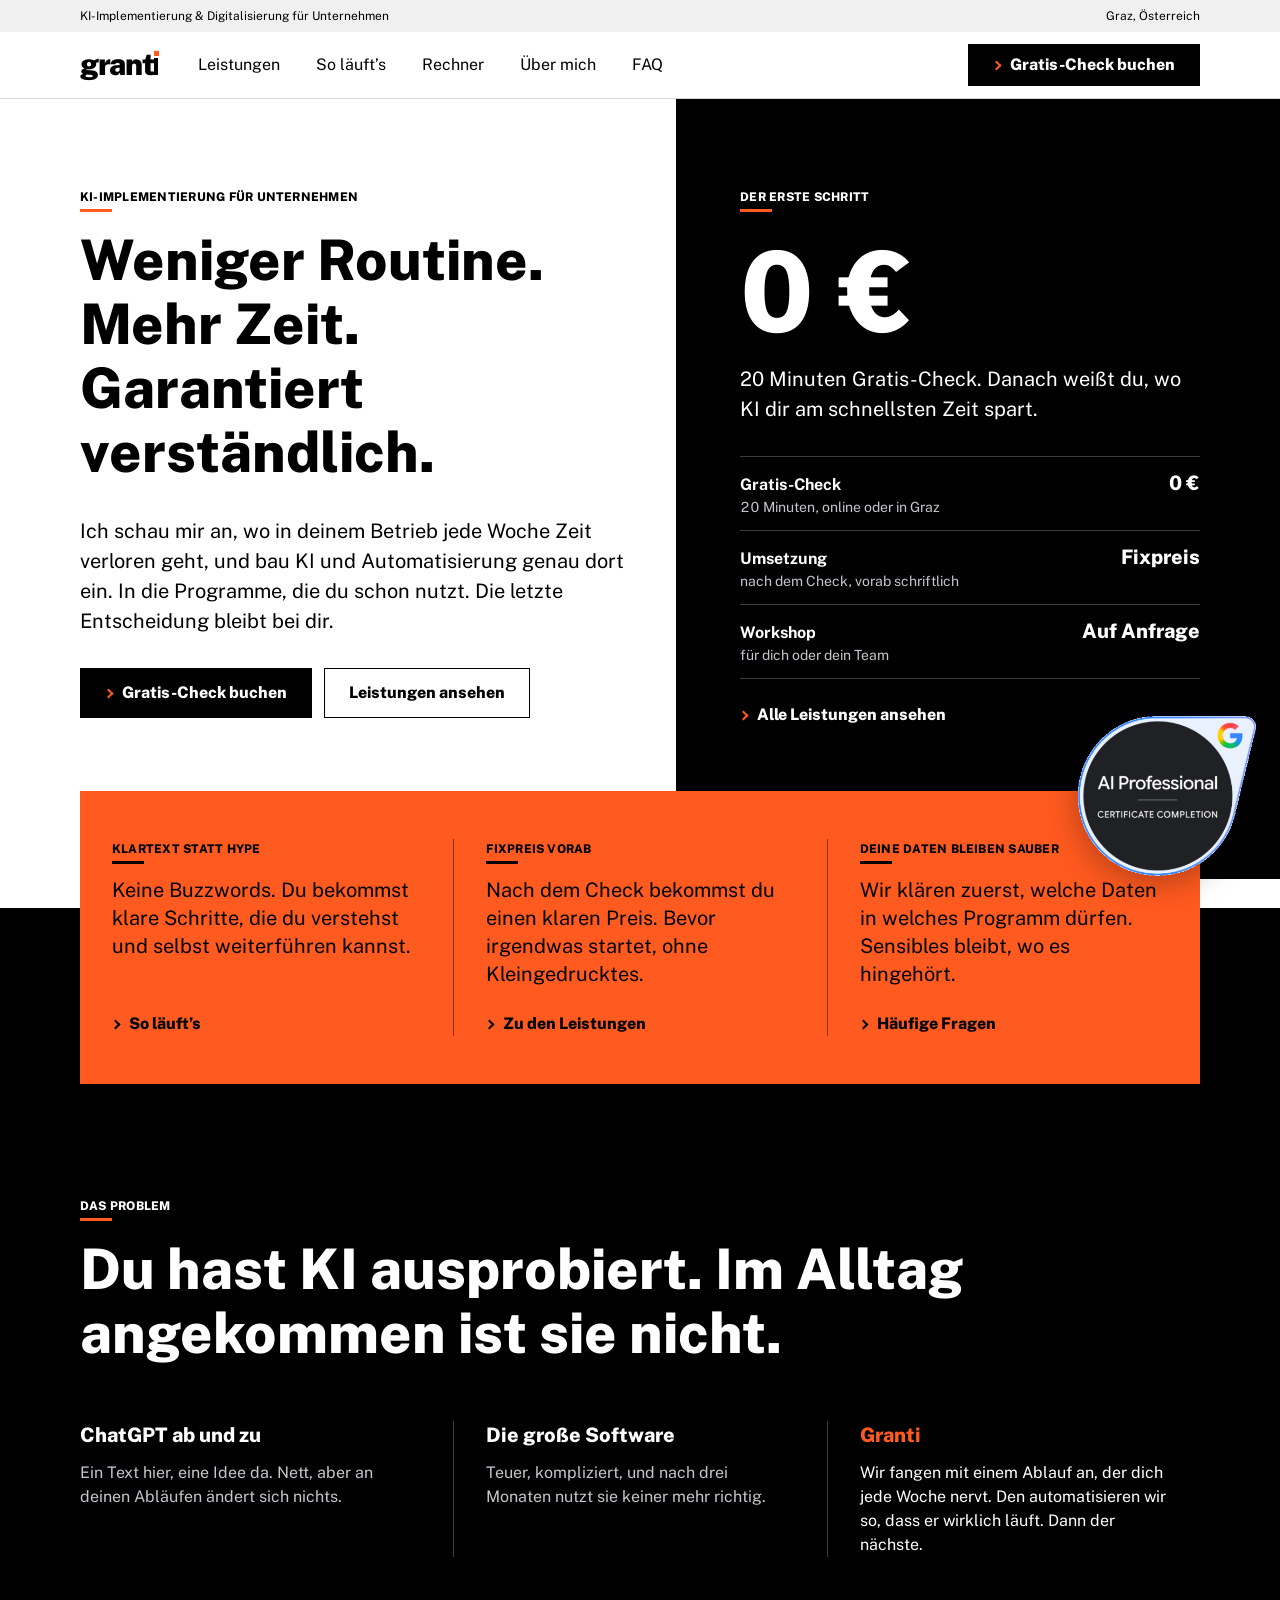
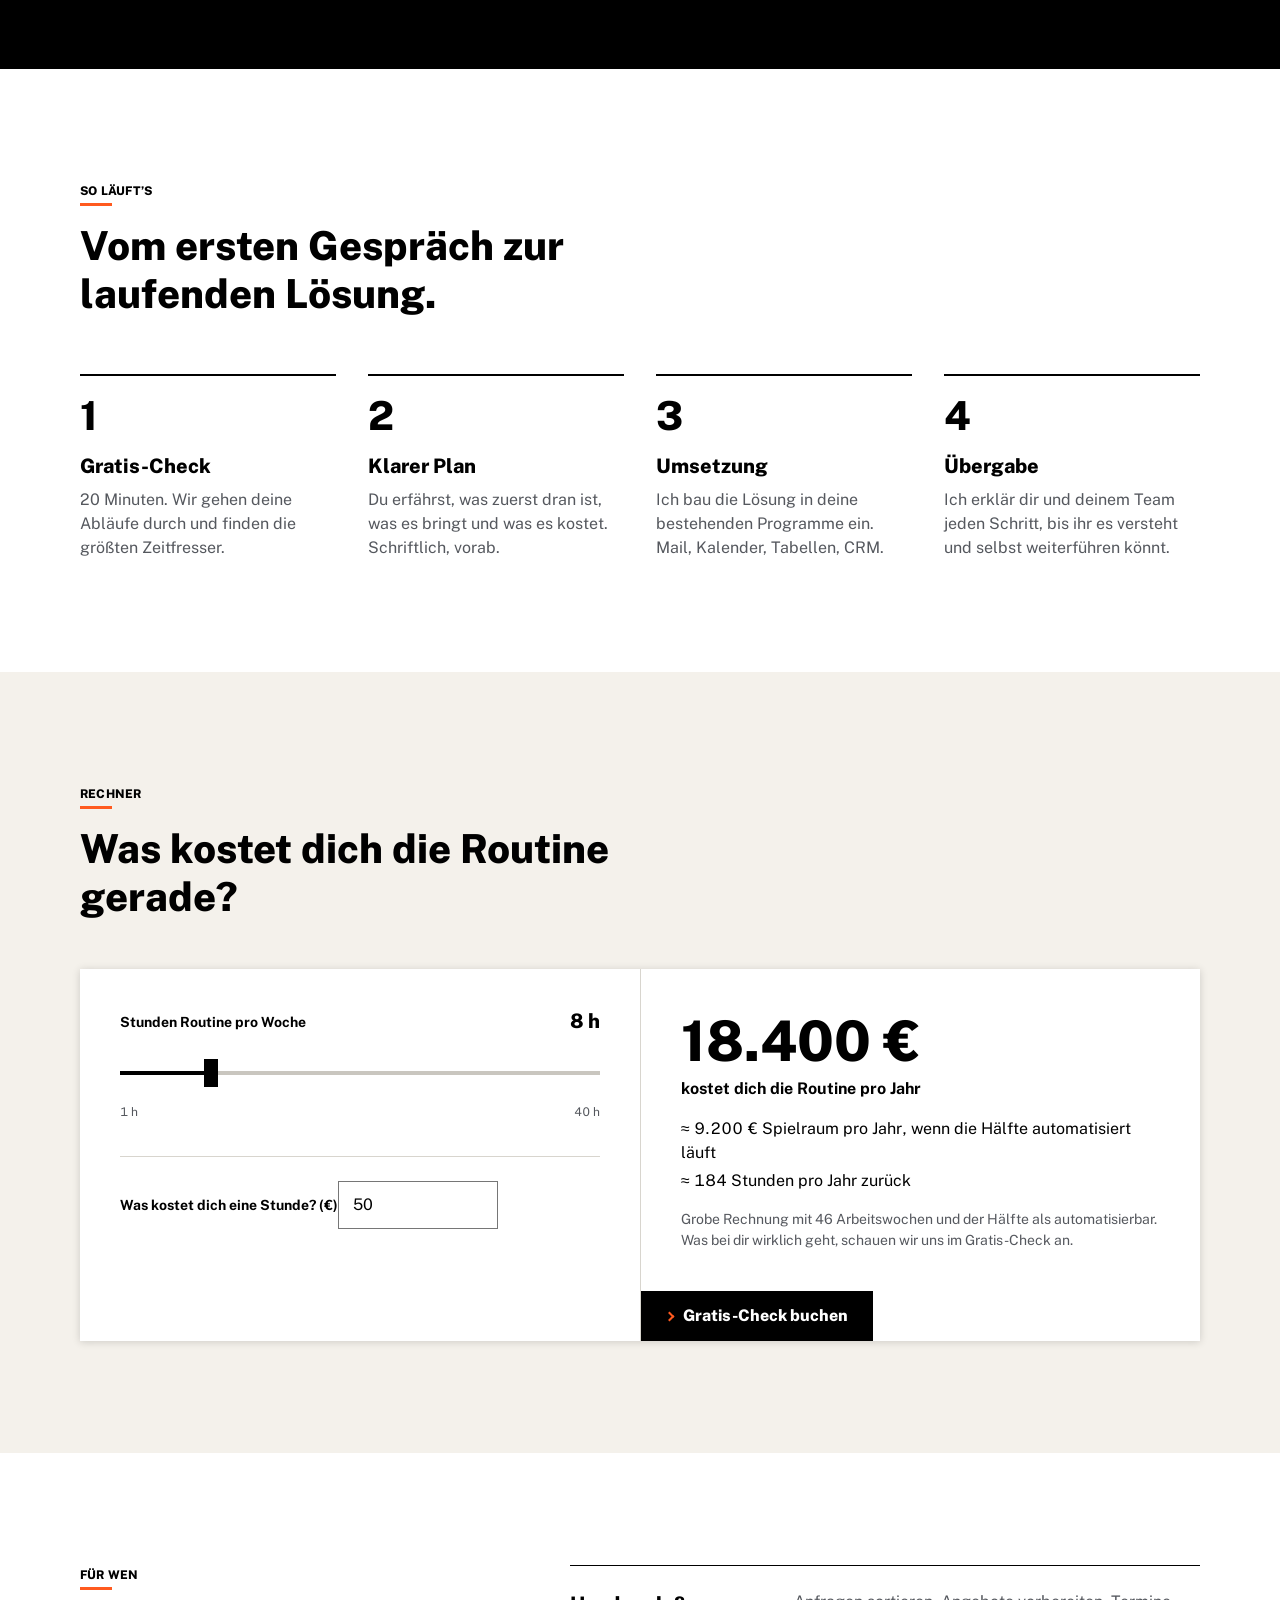
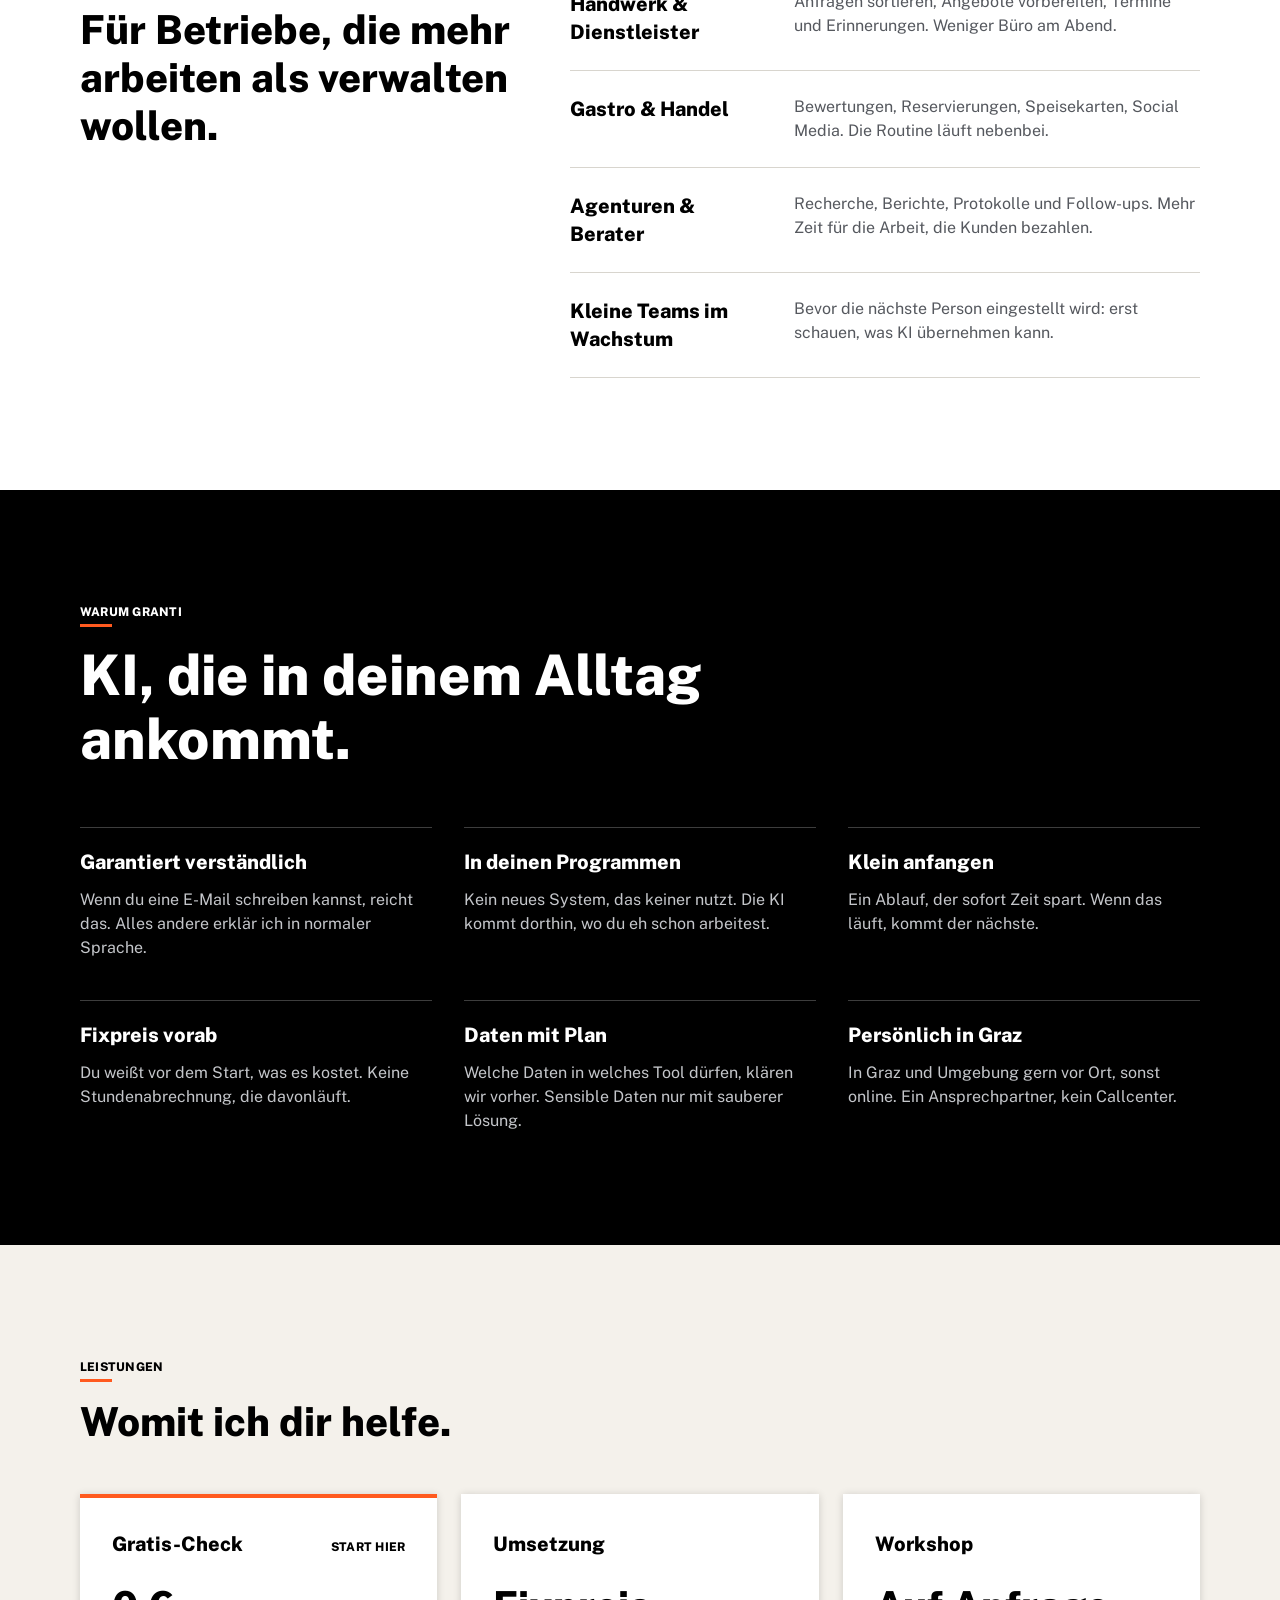
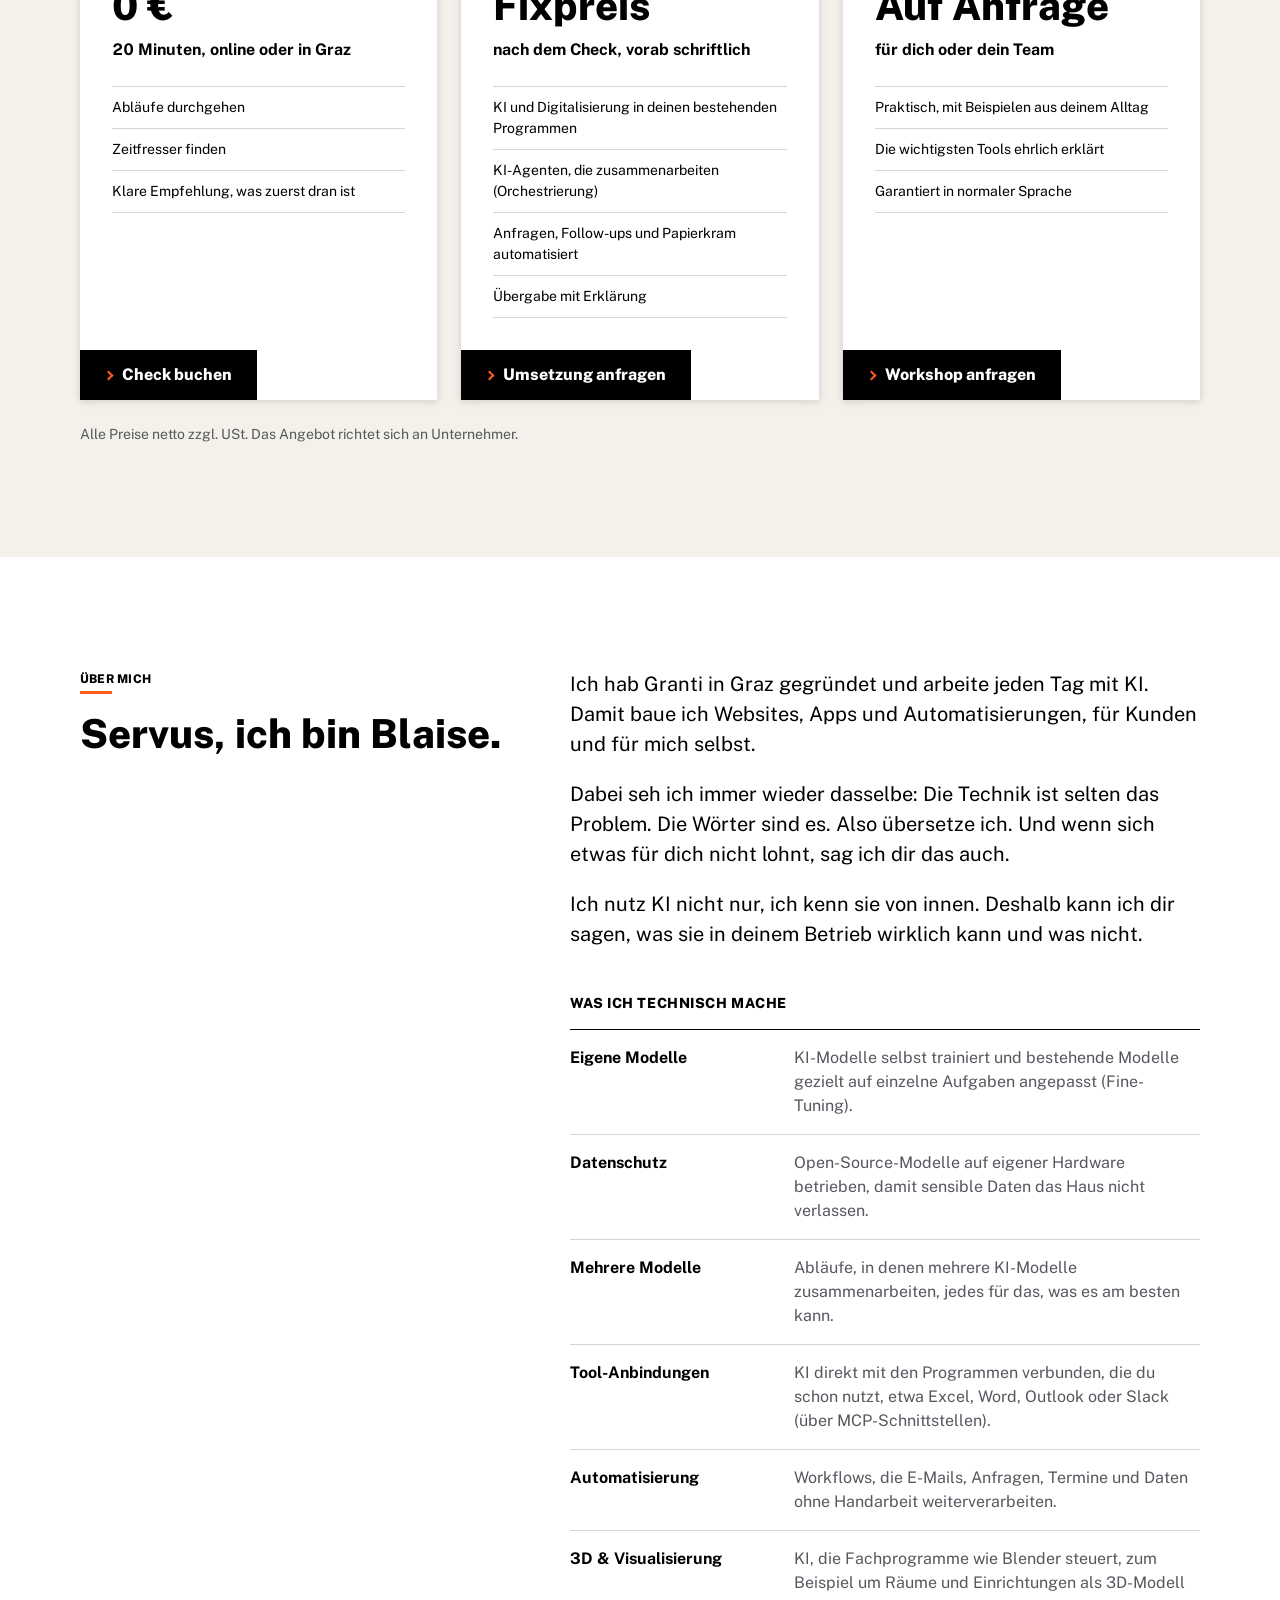
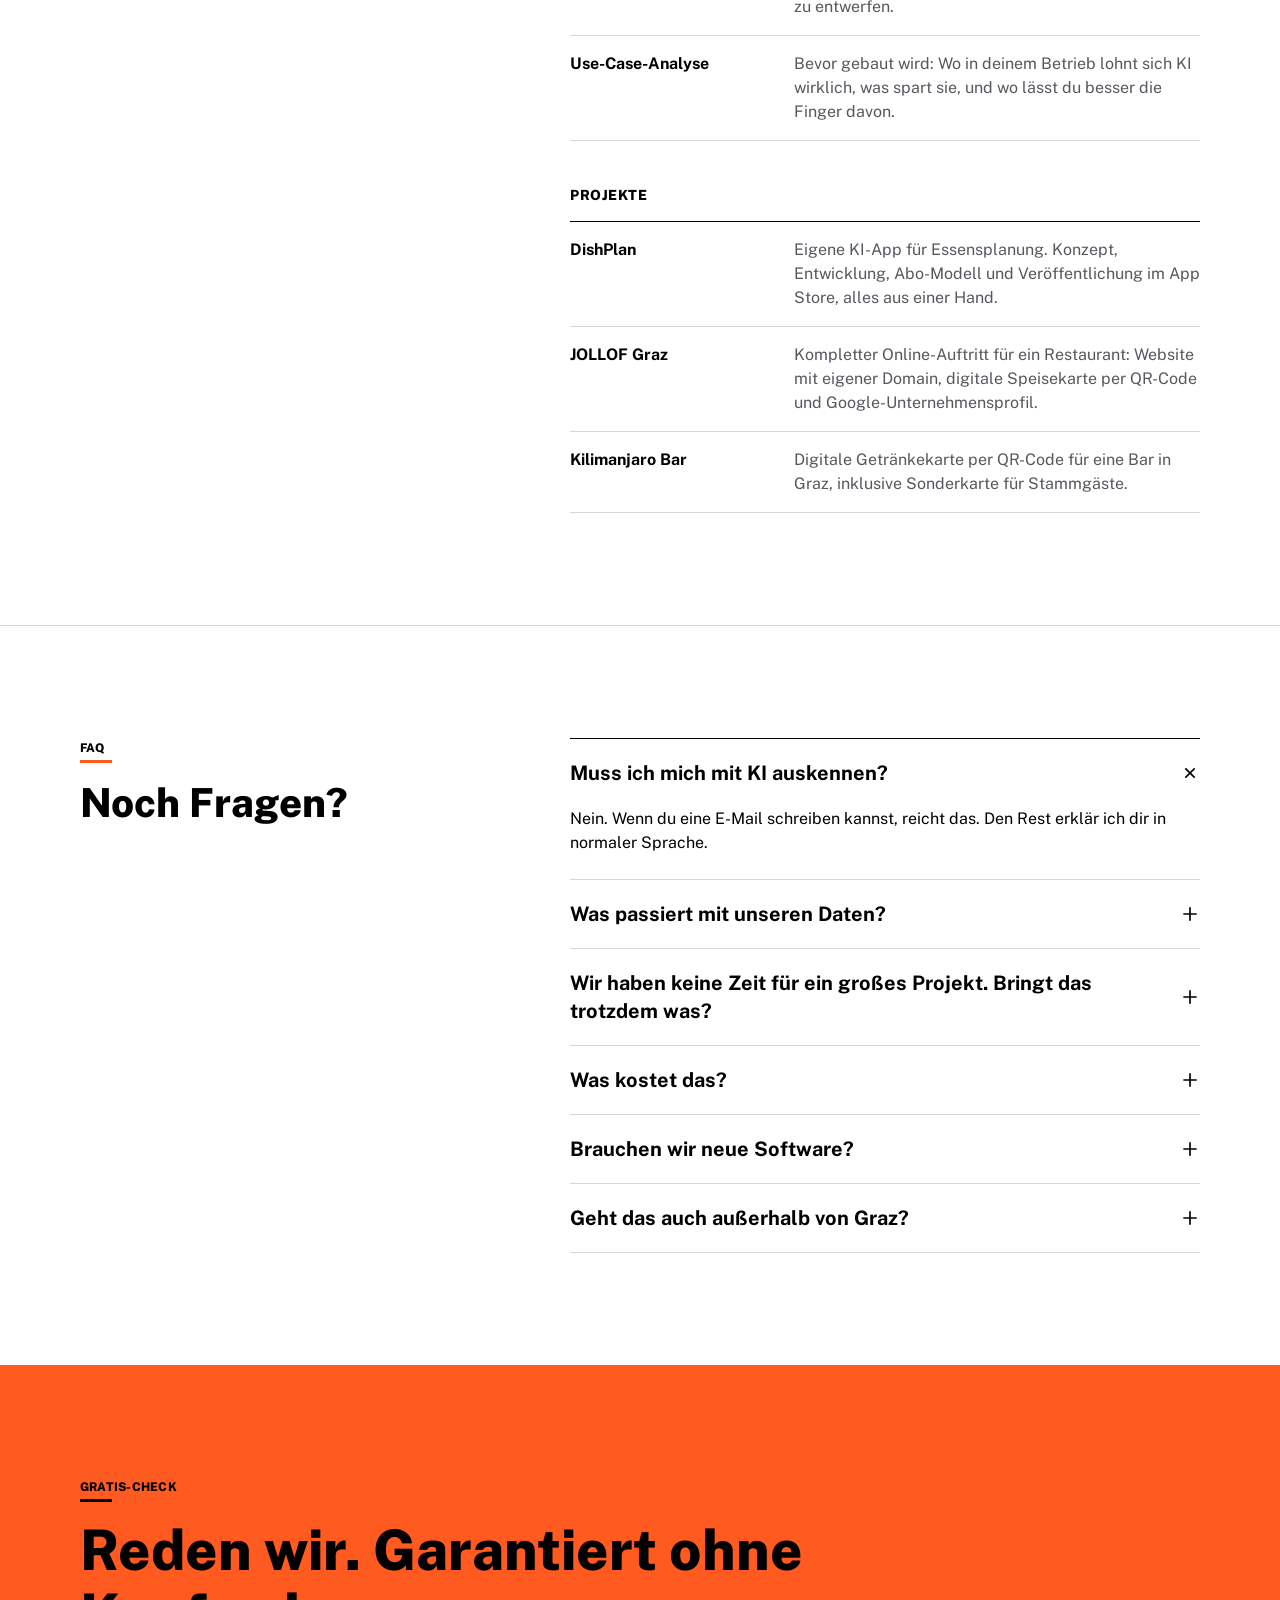
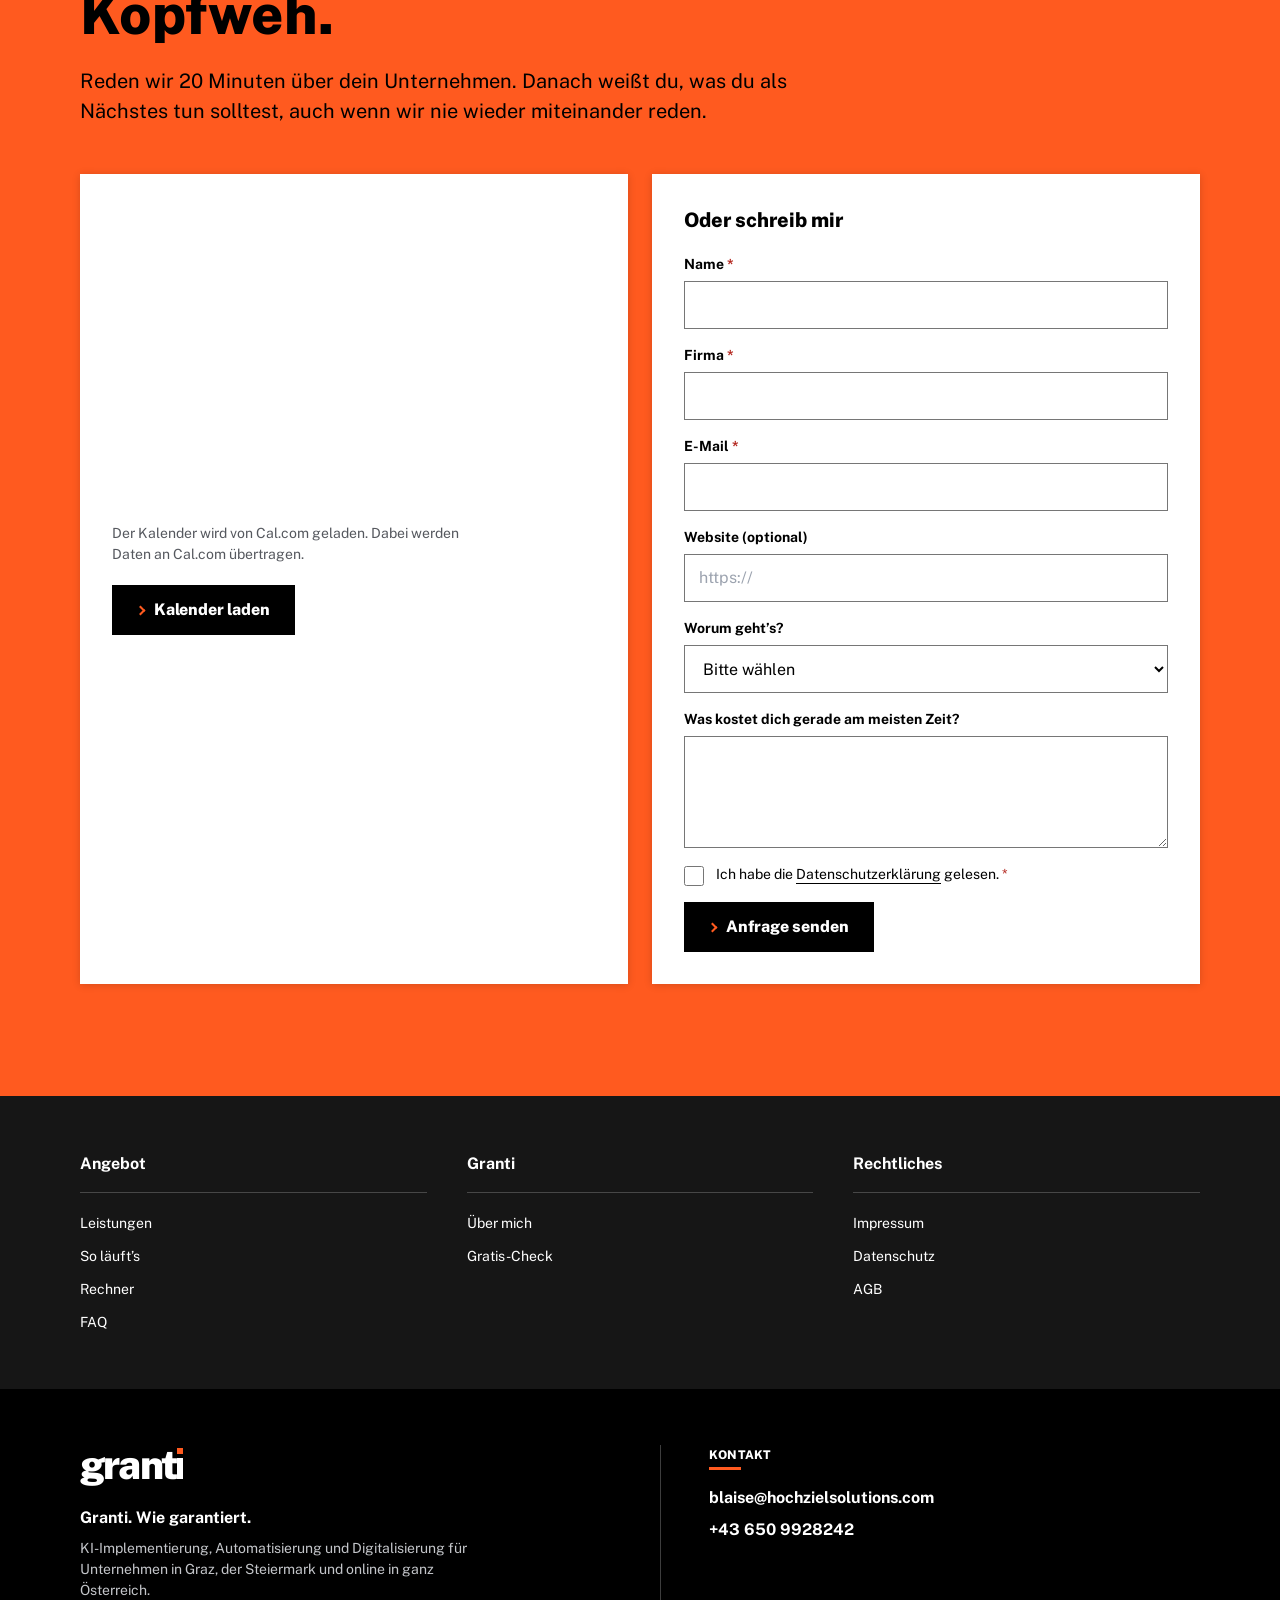
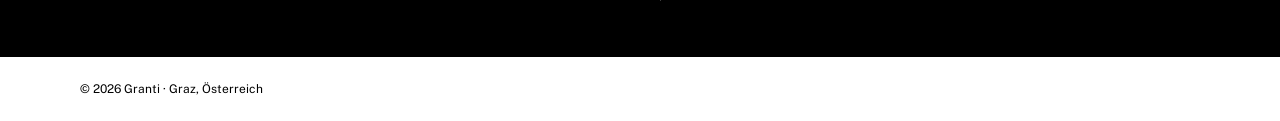
<file: index.html>
<!doctype html>
<html lang="de-AT"><head>
<meta charset="utf-8">
<meta name="viewport" content="width=device-width, initial-scale=1, viewport-fit=cover">
<title>Granti – KI-Implementierung &amp; Digitalisierung für Unternehmen, Graz</title>
<meta name="description" content="Granti, wie garantiert: Ich finde, wo dein Unternehmen Zeit verliert, und baue KI und Automatisierung in deine bestehenden Abläufe ein. Gratis-Check in 20 Minuten.">
<link rel="canonical" href="https://granti.at/">
<meta name="theme-color" content="#ffffff">
<meta name="robots" content="index, follow">
<link rel="icon" href="/favicon.svg" type="image/svg+xml">
<link rel="icon" href="/favicon-32.png" sizes="32x32" type="image/png">
<link rel="icon" href="/favicon-16.png" sizes="16x16" type="image/png">
<link rel="apple-touch-icon" href="/favicon-180.png">
<meta property="og:type" content="website">
<meta property="og:site_name" content="Granti">
<meta property="og:locale" content="de_AT">
<meta property="og:url" content="https://granti.at/">
<meta property="og:title" content="Granti – KI-Implementierung &amp; Digitalisierung für Unternehmen, Graz">
<meta property="og:description" content="Granti, wie garantiert: Ich finde, wo dein Unternehmen Zeit verliert, und baue KI und Automatisierung in deine bestehenden Abläufe ein. Gratis-Check in 20 Minuten.">
<meta property="og:image" content="https://granti.at/og.png">
<meta property="og:image:width" content="1200">
<meta property="og:image:height" content="630">
<meta name="twitter:card" content="summary_large_image">
<script type="application/ld+json">
{"@context":"https://schema.org","@graph":[
{"@type":"ProfessionalService","name":"Granti","url":"https://granti.at/","logo":"https://granti.at/favicon-512.png","email":"blaise@hochzielsolutions.com","telephone":"+436509928242","address":{"@type":"PostalAddress","streetAddress":"Schönaugasse 21/10","postalCode":"8010","addressLocality":"Graz","addressCountry":"AT"},"areaServed":"AT"},
{"@type":"Service","name":"KI-Implementierung und Automatisierung","serviceType":"KI-Implementierung","provider":{"@type":"Organization","name":"Granti"},"areaServed":"AT"}
]}
</script>
  <script type="module" crossorigin="" src="/assets/index-CL4dHuHh.js"></script>
  <link rel="stylesheet" crossorigin="" href="/assets/index-DXUTtpkm.css">
<link rel="preload" href="/assets/public-sans-latin-wght-normal-DdeTHZLK.woff2" as="font" type="font/woff2" crossorigin=""></head>
<body>
<div id="root"><a href="#inhalt" class="sr-only focus:not-sr-only focus:fixed focus:left-4 focus:top-4 focus:z-[60] btn btn-primary">Zum Inhalt springen</a><div class="wrap hidden h-8 items-center justify-between bg-[#f0f0f0] text-[12px] lg:flex"><span>KI-Implementierung &amp; Digitalisierung für Unternehmen</span><span>Graz, Österreich</span></div><header class="sticky top-0 z-40 border-b border-line bg-white"><div class="wrap flex h-[66px] items-center gap-10"><a class="mr-auto text-black no-underline lg:mr-0" aria-label="Granti, zur Startseite" href="/" data-discover="true"><span class="inline-flex items-baseline font-[850] leading-none tracking-[-.045em] text-[30px]" aria-label="granti">grant<span aria-hidden="true" class="relative ml-[.035em] inline-block h-[.535em] w-[.135em] bg-current"><span class="absolute left-[-.01em] top-[-.235em] h-[.155em] w-[.155em] bg-[#ff5a1f]"></span></span></span></a><nav aria-label="Hauptmenü" class="mr-auto hidden items-center gap-9 lg:flex"><a class="text-[16px] text-black no-underline underline-offset-[22px] hover:underline hover:decoration-2" href="/#leistungen" data-discover="true">Leistungen</a><a class="text-[16px] text-black no-underline underline-offset-[22px] hover:underline hover:decoration-2" href="/#ablauf" data-discover="true">So läuft’s</a><a class="text-[16px] text-black no-underline underline-offset-[22px] hover:underline hover:decoration-2" href="/#rechner" data-discover="true">Rechner</a><a class="text-[16px] text-black no-underline underline-offset-[22px] hover:underline hover:decoration-2" href="/#ueber-mich" data-discover="true">Über mich</a><a class="text-[16px] text-black no-underline underline-offset-[22px] hover:underline hover:decoration-2" href="/#faq" data-discover="true">FAQ</a></nav><a class="btn btn-primary hidden !min-h-[42px] !py-2 sm:inline-flex" href="/#termin" data-discover="true">Gratis-Check buchen</a><button type="button" class="btn btn-ghost !min-h-[44px] !w-[44px] !p-0 lg:hidden" aria-label="Menü öffnen" aria-expanded="false"><svg width="24" height="24" viewBox="0 0 24 24" fill="none" stroke="currentColor" stroke-width="2" stroke-linecap="square" aria-hidden="true"><path d="M4 7h16M4 12h16M4 17h16"></path></svg></button></div></header><main id="inhalt"><section class="lg:grid lg:grid-cols-[1.12fr_1fr]"><div class="wrap pb-12 pt-12 lg:!pr-8 lg:pb-[152px] lg:pt-[88px]"><p class="eyebrow mb-4">KI-IMPLEMENTIERUNG FÜR UNTERNEHMEN</p><h1><span class="md:block">Weniger Routine. </span><span class="md:block">Mehr Zeit. </span><span class="md:block">Garantiert verständlich. </span></h1><p class="lead mt-8 max-w-[56ch]">Ich schau mir an, wo in deinem Betrieb jede Woche Zeit verloren geht, und bau KI und Automatisierung genau dort ein. In die Programme, die du schon nutzt. Die letzte Entscheidung bleibt bei dir.</p><div class="mt-8 flex flex-wrap gap-3"><a href="#termin" class="btn btn-primary">Gratis-Check buchen</a><a href="#leistungen" class="btn btn-ghost">Leistungen ansehen</a></div></div><div class="on-dark wrap py-12 lg:!pl-16 lg:pb-[152px] lg:pt-[88px]"><p class="eyebrow">Der erste Schritt</p><p class="stat mt-6 text-[72px] leading-none lg:text-[112px]">0 €</p><p class="lead mt-4">20 Minuten Gratis-Check. Danach weißt du, wo KI dir am schnellsten Zeit spart.</p><dl class="mt-8 border-b border-line"><div class="grid grid-cols-[1fr_auto] items-baseline gap-x-6 border-t border-line py-3"><dt><span class="block font-bold">Gratis-Check</span><span class="num block text-[14px] leading-[21px] text-muted">20 Minuten, online oder in Graz</span></dt><dd class="stat text-[20px] leading-[28px]">0 €</dd></div><div class="grid grid-cols-[1fr_auto] items-baseline gap-x-6 border-t border-line py-3"><dt><span class="block font-bold">Umsetzung</span><span class="num block text-[14px] leading-[21px] text-muted">nach dem Check, vorab schriftlich</span></dt><dd class="stat text-[20px] leading-[28px]">Fixpreis</dd></div><div class="grid grid-cols-[1fr_auto] items-baseline gap-x-6 border-t border-line py-3"><dt><span class="block font-bold">Workshop</span><span class="num block text-[14px] leading-[21px] text-muted">für dich oder dein Team</span></dt><dd class="stat text-[20px] leading-[28px]">Auf Anfrage</dd></div></dl><a href="#leistungen" class="link-arrow mt-6">Alle Leistungen ansehen</a></div></section><div class="band-wrap"><div class="wrap"><div class="on-accent grid px-4 lg:grid-cols-3 lg:px-0 lg:py-12"><div class="flex flex-col py-8 lg:px-8 lg:py-0 "><p class="eyebrow">Klartext statt Hype</p><p class="mb-6 mt-3 text-[20px] leading-[28px]">Keine Buzzwords. Du bekommst klare Schritte, die du verstehst und selbst weiterführen kannst.</p><a class="link-arrow mt-auto" href="/#ablauf" data-discover="true">So läuft’s</a></div><div class="flex flex-col py-8 lg:px-8 lg:py-0 border-t border-line lg:border-l lg:border-t-0"><p class="eyebrow">Fixpreis vorab</p><p class="mb-6 mt-3 text-[20px] leading-[28px]">Nach dem Check bekommst du einen klaren Preis. Bevor irgendwas startet, ohne Kleingedrucktes.</p><a class="link-arrow mt-auto" href="/#leistungen" data-discover="true">Zu den Leistungen</a></div><div class="flex flex-col py-8 lg:px-8 lg:py-0 border-t border-line lg:border-l lg:border-t-0"><p class="eyebrow">Deine Daten bleiben sauber</p><p class="mb-6 mt-3 text-[20px] leading-[28px]">Wir klären zuerst, welche Daten in welches Programm dürfen. Sensibles bleibt, wo es hingehört.</p><a class="link-arrow mt-auto" href="/#faq" data-discover="true">Häufige Fragen</a></div></div></div></div><section id="problem" class="on-dark sec wrap"><p class="eyebrow mb-4">Das Problem</p><h2 class="max-w-[24ch] h-xl">Du hast KI ausprobiert. Im Alltag angekommen ist sie nicht.</h2><div class="mt-14 grid gap-8 md:grid-cols-3 md:gap-0"><article class="border-t border-line pt-6 md:border-t-0 md:pt-0  md:pr-8"><h3 class="">ChatGPT ab und zu</h3><p class="mt-3 text-muted">Ein Text hier, eine Idee da. Nett, aber an deinen Abläufen ändert sich nichts.</p></article><article class="border-t border-line pt-6 md:border-t-0 md:pt-0 md:border-l md:pl-8 md:pr-8"><h3 class="">Die große Software</h3><p class="mt-3 text-muted">Teuer, kompliziert, und nach drei Monaten nutzt sie keiner mehr richtig.</p></article><article class="border-t border-line pt-6 md:border-t-0 md:pt-0 md:border-l md:pl-8 md:pr-8"><h3 class="text-accent">Granti</h3><p class="mt-3 ">Wir fangen mit einem Ablauf an, der dich jede Woche nervt. Den automatisieren wir so, dass er wirklich läuft. Dann der nächste.</p></article></div></section><section id="ablauf" class="sec wrap"><p class="eyebrow mb-4">So läuft’s</p><h2 class="max-w-[24ch] ">Vom ersten Gespräch zur laufenden Lösung.</h2><ol class="mt-14 grid gap-10 md:grid-cols-2 lg:grid-cols-4 lg:gap-8"><li class="border-t-2 border-black pt-4"><span class="stat text-[40px] leading-[48px]">1</span><h3 class="mt-3">Gratis-Check</h3><p class="mt-2 text-muted">20 Minuten. Wir gehen deine Abläufe durch und finden die größten Zeitfresser.</p></li><li class="border-t-2 border-black pt-4"><span class="stat text-[40px] leading-[48px]">2</span><h3 class="mt-3">Klarer Plan</h3><p class="mt-2 text-muted">Du erfährst, was zuerst dran ist, was es bringt und was es kostet. Schriftlich, vorab.</p></li><li class="border-t-2 border-black pt-4"><span class="stat text-[40px] leading-[48px]">3</span><h3 class="mt-3">Umsetzung</h3><p class="mt-2 text-muted">Ich bau die Lösung in deine bestehenden Programme ein. Mail, Kalender, Tabellen, CRM.</p></li><li class="border-t-2 border-black pt-4"><span class="stat text-[40px] leading-[48px]">4</span><h3 class="mt-3">Übergabe</h3><p class="mt-2 text-muted">Ich erklär dir und deinem Team jeden Schritt, bis ihr es versteht und selbst weiterführen könnt.</p></li></ol></section><section id="rechner" class="on-stone sec wrap"><p class="eyebrow mb-4">Rechner</p><h2 class="max-w-[24ch] ">Was kostet dich die Routine gerade?</h2><div class="card mt-12 grid lg:grid-cols-2"><div class="p-6 md:p-10"><div class="flex flex-wrap items-end justify-between gap-4"><label for="hours-slider" class="label">Stunden Routine pro Woche</label><span class="num stat text-[20px]">8 h</span></div><input id="hours-slider" class="range mt-6" min="1" max="40" step="1" aria-valuetext="8 Stunden" type="range" value="8" style="--pct: 17.94871794871795%;"><div class="num mt-1 flex justify-between text-[12px] text-muted"><span>1 h</span><span>40 h</span></div><div class="mt-8 border-t border-line pt-4"><label for="rate" class="label">Was kostet dich eine Stunde? (€)</label><input id="rate" class="input num mt-2 !w-[160px]" inputmode="numeric" min="0" type="number" value="50"></div></div><div class="flex flex-col border-t border-line lg:border-l lg:border-t-0" aria-live="polite"><div class="p-6 md:p-10"><p class="stat break-words text-[40px] leading-[48px] md:text-[56px] md:leading-[64px]">18.400 €</p><p class="num mt-1 font-bold">kostet dich die Routine pro Jahr</p><p class="num mt-4"><span class="approx">≈</span> 9.200 € Spielraum pro Jahr, wenn die Hälfte automatisiert läuft</p><p class="num mt-1">≈ 184 Stunden pro Jahr zurück</p><p class="mt-4 text-[14px] leading-[21px] text-muted">Grobe Rechnung mit 46 Arbeitswochen und der Hälfte als automatisierbar. Was bei dir wirklich geht, schauen wir uns im Gratis-Check an.</p></div><button type="button" class="btn btn-primary mt-auto self-start">Gratis-Check buchen</button></div></div></section><section id="fuer-wen" class="sec wrap grid gap-10 lg:grid-cols-[5fr_7fr]"><div><p class="eyebrow mb-4">Für wen</p><h2 class="max-w-[24ch] ">Für Betriebe, die mehr arbeiten als verwalten wollen.</h2></div><ul class="border-t border-black"><li class="grid gap-2 border-b border-line py-6 sm:grid-cols-[200px_1fr] sm:gap-6"><h3>Handwerk &amp; Dienstleister</h3><p class="text-muted">Anfragen sortieren, Angebote vorbereiten, Termine und Erinnerungen. Weniger Büro am Abend.</p></li><li class="grid gap-2 border-b border-line py-6 sm:grid-cols-[200px_1fr] sm:gap-6"><h3>Gastro &amp; Handel</h3><p class="text-muted">Bewertungen, Reservierungen, Speisekarten, Social Media. Die Routine läuft nebenbei.</p></li><li class="grid gap-2 border-b border-line py-6 sm:grid-cols-[200px_1fr] sm:gap-6"><h3>Agenturen &amp; Berater</h3><p class="text-muted">Recherche, Berichte, Protokolle und Follow-ups. Mehr Zeit für die Arbeit, die Kunden bezahlen.</p></li><li class="grid gap-2 border-b border-line py-6 sm:grid-cols-[200px_1fr] sm:gap-6"><h3>Kleine Teams im Wachstum</h3><p class="text-muted">Bevor die nächste Person eingestellt wird: erst schauen, was KI übernehmen kann.</p></li></ul></section><section id="warum" class="on-dark sec wrap"><p class="eyebrow mb-4">Warum Granti</p><h2 class="max-w-[24ch] h-xl">KI, die in deinem Alltag ankommt.</h2><div class="mt-14 grid gap-x-8 gap-y-10 sm:grid-cols-2 lg:grid-cols-3"><article class="border-t border-line pt-5"><h3>Garantiert verständlich</h3><p class="mt-3 text-muted">Wenn du eine E-Mail schreiben kannst, reicht das. Alles andere erklär ich in normaler Sprache.</p></article><article class="border-t border-line pt-5"><h3>In deinen Programmen</h3><p class="mt-3 text-muted">Kein neues System, das keiner nutzt. Die KI kommt dorthin, wo du eh schon arbeitest.</p></article><article class="border-t border-line pt-5"><h3>Klein anfangen</h3><p class="mt-3 text-muted">Ein Ablauf, der sofort Zeit spart. Wenn das läuft, kommt der nächste.</p></article><article class="border-t border-line pt-5"><h3>Fixpreis vorab</h3><p class="mt-3 text-muted">Du weißt vor dem Start, was es kostet. Keine Stundenabrechnung, die davonläuft.</p></article><article class="border-t border-line pt-5"><h3>Daten mit Plan</h3><p class="mt-3 text-muted">Welche Daten in welches Tool dürfen, klären wir vorher. Sensible Daten nur mit sauberer Lösung.</p></article><article class="border-t border-line pt-5"><h3>Persönlich in Graz</h3><p class="mt-3 text-muted">In Graz und Umgebung gern vor Ort, sonst online. Ein Ansprechpartner, kein Callcenter.</p></article></div></section><section id="leistungen" class="on-stone sec wrap"><p class="eyebrow mb-4">Leistungen</p><h2 class="max-w-[24ch] ">Womit ich dir helfe.</h2><div class="mt-12 grid items-stretch gap-6 lg:grid-cols-3"><article class="card flex flex-col border-t-4 border-accent"><div class="flex-1 p-8"><div class="flex items-baseline justify-between gap-4"><h3>Gratis-Check</h3><span class="text-[12px] font-extrabold uppercase leading-5 tracking-[.02em]">Start hier</span></div><p class="stat mt-6 text-[40px] leading-[48px]">0 €</p><p class="num mt-2 font-bold">20 Minuten, online oder in Graz</p><ul class="mt-6 border-t border-line"><li class="border-b border-line py-2.5 text-[14px] leading-[21px]">Abläufe durchgehen</li><li class="border-b border-line py-2.5 text-[14px] leading-[21px]">Zeitfresser finden</li><li class="border-b border-line py-2.5 text-[14px] leading-[21px]">Klare Empfehlung, was zuerst dran ist</li></ul></div><button type="button" class="btn btn-primary self-start">Check buchen</button></article><article class="card flex flex-col border-t-4 border-transparent"><div class="flex-1 p-8"><div class="flex items-baseline justify-between gap-4"><h3>Umsetzung</h3></div><p class="stat mt-6 text-[40px] leading-[48px]">Fixpreis</p><p class="num mt-2 font-bold">nach dem Check, vorab schriftlich</p><ul class="mt-6 border-t border-line"><li class="border-b border-line py-2.5 text-[14px] leading-[21px]">KI und Digitalisierung in deinen bestehenden Programmen</li><li class="border-b border-line py-2.5 text-[14px] leading-[21px]">KI-Agenten, die zusammenarbeiten (Orchestrierung)</li><li class="border-b border-line py-2.5 text-[14px] leading-[21px]">Anfragen, Follow-ups und Papierkram automatisiert</li><li class="border-b border-line py-2.5 text-[14px] leading-[21px]">Übergabe mit Erklärung</li></ul></div><button type="button" class="btn btn-primary self-start">Umsetzung anfragen</button></article><article class="card flex flex-col border-t-4 border-transparent"><div class="flex-1 p-8"><div class="flex items-baseline justify-between gap-4"><h3>Workshop</h3></div><p class="stat mt-6 text-[40px] leading-[48px]">Auf Anfrage</p><p class="num mt-2 font-bold">für dich oder dein Team</p><ul class="mt-6 border-t border-line"><li class="border-b border-line py-2.5 text-[14px] leading-[21px]">Praktisch, mit Beispielen aus deinem Alltag</li><li class="border-b border-line py-2.5 text-[14px] leading-[21px]">Die wichtigsten Tools ehrlich erklärt</li><li class="border-b border-line py-2.5 text-[14px] leading-[21px]">Garantiert in normaler Sprache</li></ul></div><button type="button" class="btn btn-primary self-start">Workshop anfragen</button></article></div><p class="mt-6 text-[14px] leading-[21px] text-muted">Alle Preise netto zzgl. USt. Das Angebot richtet sich an Unternehmer.</p></section><section id="ueber-mich" class="sec wrap grid gap-10 border-b border-line lg:grid-cols-[5fr_7fr]"><div><p class="eyebrow mb-4">Über mich</p><h2 class="max-w-[24ch] ">Servus, ich bin Blaise.</h2></div><div><p class="lead mb-5 max-w-[60ch]">Ich hab Granti in Graz gegründet und arbeite jeden Tag mit KI. Damit baue ich Websites, Apps und Automatisierungen, für Kunden und für mich selbst.</p><p class="lead mb-5 max-w-[60ch]">Dabei seh ich immer wieder dasselbe: Die Technik ist selten das Problem. Die Wörter sind es. Also übersetze ich. Und wenn sich etwas für dich nicht lohnt, sag ich dir das auch.</p><p class="lead mb-5 max-w-[60ch]">Ich nutz KI nicht nur, ich kenn sie von innen. Deshalb kann ich dir sagen, was sie in deinem Betrieb wirklich kann und was nicht.</p><div class="mt-10"><h3 class="mb-3 text-[14px] font-extrabold uppercase tracking-[.04em]">Was ich technisch mache</h3><dl class="border-t border-black"><div class="grid gap-1 border-b border-line py-4 sm:grid-cols-[200px_1fr] sm:gap-6"><dt class="font-bold">Eigene Modelle</dt><dd class="text-muted">KI-Modelle selbst trainiert und bestehende Modelle gezielt auf einzelne Aufgaben angepasst (Fine-Tuning).</dd></div><div class="grid gap-1 border-b border-line py-4 sm:grid-cols-[200px_1fr] sm:gap-6"><dt class="font-bold">Datenschutz</dt><dd class="text-muted">Open-Source-Modelle auf eigener Hardware betrieben, damit sensible Daten das Haus nicht verlassen.</dd></div><div class="grid gap-1 border-b border-line py-4 sm:grid-cols-[200px_1fr] sm:gap-6"><dt class="font-bold">Mehrere Modelle</dt><dd class="text-muted">Abläufe, in denen mehrere KI-Modelle zusammenarbeiten, jedes für das, was es am besten kann.</dd></div><div class="grid gap-1 border-b border-line py-4 sm:grid-cols-[200px_1fr] sm:gap-6"><dt class="font-bold">Tool-Anbindungen</dt><dd class="text-muted">KI direkt mit den Programmen verbunden, die du schon nutzt, etwa Excel, Word, Outlook oder Slack (über MCP-Schnittstellen).</dd></div><div class="grid gap-1 border-b border-line py-4 sm:grid-cols-[200px_1fr] sm:gap-6"><dt class="font-bold">Automatisierung</dt><dd class="text-muted">Workflows, die E-Mails, Anfragen, Termine und Daten ohne Handarbeit weiterverarbeiten.</dd></div><div class="grid gap-1 border-b border-line py-4 sm:grid-cols-[200px_1fr] sm:gap-6"><dt class="font-bold">3D &amp; Visualisierung</dt><dd class="text-muted">KI, die Fachprogramme wie Blender steuert, zum Beispiel um Räume und Einrichtungen als 3D-Modell zu entwerfen.</dd></div><div class="grid gap-1 border-b border-line py-4 sm:grid-cols-[200px_1fr] sm:gap-6"><dt class="font-bold">Use-Case-Analyse</dt><dd class="text-muted">Bevor gebaut wird: Wo in deinem Betrieb lohnt sich KI wirklich, was spart sie, und wo lässt du besser die Finger davon.</dd></div></dl></div><div class="mt-10"><h3 class="mb-3 text-[14px] font-extrabold uppercase tracking-[.04em]">Projekte</h3><dl class="border-t border-black"><div class="grid gap-1 border-b border-line py-4 sm:grid-cols-[200px_1fr] sm:gap-6"><dt class="font-bold">DishPlan</dt><dd class="text-muted">Eigene KI-App für Essensplanung. Konzept, Entwicklung, Abo-Modell und Veröffentlichung im App Store, alles aus einer Hand.</dd></div><div class="grid gap-1 border-b border-line py-4 sm:grid-cols-[200px_1fr] sm:gap-6"><dt class="font-bold">JOLLOF Graz</dt><dd class="text-muted">Kompletter Online-Auftritt für ein Restaurant: Website mit eigener Domain, digitale Speisekarte per QR-Code und Google-Unternehmensprofil.</dd></div><div class="grid gap-1 border-b border-line py-4 sm:grid-cols-[200px_1fr] sm:gap-6"><dt class="font-bold">Kilimanjaro Bar</dt><dd class="text-muted">Digitale Getränkekarte per QR-Code für eine Bar in Graz, inklusive Sonderkarte für Stammgäste.</dd></div></dl></div></div></section><section id="faq" class="sec wrap grid gap-10 lg:grid-cols-[5fr_7fr]"><div><p class="eyebrow mb-4">FAQ</p><h2 class="max-w-[24ch] ">Noch Fragen?</h2></div><div><script type="application/ld+json">{"@context":"https://schema.org","@type":"FAQPage","mainEntity":[{"@type":"Question","name":"Muss ich mich mit KI auskennen?","acceptedAnswer":{"@type":"Answer","text":"Nein. Wenn du eine E-Mail schreiben kannst, reicht das. Den Rest erklär ich dir in normaler Sprache."}},{"@type":"Question","name":"Was passiert mit unseren Daten?","acceptedAnswer":{"@type":"Answer","text":"Das klären wir, bevor irgendetwas gebaut wird: welche Daten in welches Programm dürfen und welche nicht. Sensible Daten kommen nur dort hinein, wo es dafür eine saubere Lösung gibt."}},{"@type":"Question","name":"Wir haben keine Zeit für ein großes Projekt. Bringt das trotzdem was?","acceptedAnswer":{"@type":"Answer","text":"Ja. Wir fangen mit einem einzigen Ablauf an, der dir gleich Zeit spart. Im Gratis-Check schauen wir, was bei dir realistisch ist."}},{"@type":"Question","name":"Was kostet das?","acceptedAnswer":{"@type":"Answer","text":"Der Check ist gratis. Danach bekommst du einen klaren Fixpreis für das, was du wirklich brauchst, bevor irgendwas startet. Jeder Umfang ist anders."}},{"@type":"Question","name":"Brauchen wir neue Software?","acceptedAnswer":{"@type":"Answer","text":"Meistens nicht. Ich baue die Lösung in die Programme ein, mit denen ihr schon arbeitet."}},{"@type":"Question","name":"Geht das auch außerhalb von Graz?","acceptedAnswer":{"@type":"Answer","text":"Ja. In Graz und Umgebung gern persönlich, sonst online. Das funktioniert genauso gut."}}]}</script><div class="border-t border-black" data-orientation="vertical"><div data-state="open" data-orientation="vertical" class="border-b border-line"><h3 data-orientation="vertical" data-state="open"><button type="button" aria-controls="radix-_r_1_" aria-expanded="true" data-state="open" data-orientation="vertical" id="radix-_r_0_" class="acc-trigger" data-radix-collection-item=""><span>Muss ich mich mit KI auskennen?</span><svg width="20" height="20" viewBox="0 0 24 24" fill="none" stroke="currentColor" stroke-width="2" stroke-linecap="square" aria-hidden="true"><path d="M12 5v14M5 12h14"></path></svg></button></h3><div data-state="open" id="radix-_r_1_" role="region" aria-labelledby="radix-_r_0_" data-orientation="vertical" class="pb-6" style="--radix-accordion-content-height: var(--radix-collapsible-content-height); --radix-accordion-content-width: var(--radix-collapsible-content-width); transition-duration: 0s; animation-name: none; --radix-collapsible-content-height: 72px; --radix-collapsible-content-width: 630px;"><p class="max-w-[62ch]">Nein. Wenn du eine E-Mail schreiben kannst, reicht das. Den Rest erklär ich dir in normaler Sprache.</p></div></div><div data-state="closed" data-orientation="vertical" class="border-b border-line"><h3 data-orientation="vertical" data-state="closed"><button type="button" aria-expanded="false" data-state="closed" data-orientation="vertical" id="radix-_r_2_" class="acc-trigger" data-radix-collection-item=""><span>Was passiert mit unseren Daten?</span><svg width="20" height="20" viewBox="0 0 24 24" fill="none" stroke="currentColor" stroke-width="2" stroke-linecap="square" aria-hidden="true"><path d="M12 5v14M5 12h14"></path></svg></button></h3><div data-state="closed" id="radix-_r_3_" hidden="" role="region" aria-labelledby="radix-_r_2_" data-orientation="vertical" class="pb-6" style="--radix-accordion-content-height: var(--radix-collapsible-content-height); --radix-accordion-content-width: var(--radix-collapsible-content-width);"></div></div><div data-state="closed" data-orientation="vertical" class="border-b border-line"><h3 data-orientation="vertical" data-state="closed"><button type="button" aria-expanded="false" data-state="closed" data-orientation="vertical" id="radix-_r_4_" class="acc-trigger" data-radix-collection-item=""><span>Wir haben keine Zeit für ein großes Projekt. Bringt das trotzdem was?</span><svg width="20" height="20" viewBox="0 0 24 24" fill="none" stroke="currentColor" stroke-width="2" stroke-linecap="square" aria-hidden="true"><path d="M12 5v14M5 12h14"></path></svg></button></h3><div data-state="closed" id="radix-_r_5_" hidden="" role="region" aria-labelledby="radix-_r_4_" data-orientation="vertical" class="pb-6" style="--radix-accordion-content-height: var(--radix-collapsible-content-height); --radix-accordion-content-width: var(--radix-collapsible-content-width);"></div></div><div data-state="closed" data-orientation="vertical" class="border-b border-line"><h3 data-orientation="vertical" data-state="closed"><button type="button" aria-expanded="false" data-state="closed" data-orientation="vertical" id="radix-_r_6_" class="acc-trigger" data-radix-collection-item=""><span>Was kostet das?</span><svg width="20" height="20" viewBox="0 0 24 24" fill="none" stroke="currentColor" stroke-width="2" stroke-linecap="square" aria-hidden="true"><path d="M12 5v14M5 12h14"></path></svg></button></h3><div data-state="closed" id="radix-_r_7_" hidden="" role="region" aria-labelledby="radix-_r_6_" data-orientation="vertical" class="pb-6" style="--radix-accordion-content-height: var(--radix-collapsible-content-height); --radix-accordion-content-width: var(--radix-collapsible-content-width);"></div></div><div data-state="closed" data-orientation="vertical" class="border-b border-line"><h3 data-orientation="vertical" data-state="closed"><button type="button" aria-expanded="false" data-state="closed" data-orientation="vertical" id="radix-_r_8_" class="acc-trigger" data-radix-collection-item=""><span>Brauchen wir neue Software?</span><svg width="20" height="20" viewBox="0 0 24 24" fill="none" stroke="currentColor" stroke-width="2" stroke-linecap="square" aria-hidden="true"><path d="M12 5v14M5 12h14"></path></svg></button></h3><div data-state="closed" id="radix-_r_9_" hidden="" role="region" aria-labelledby="radix-_r_8_" data-orientation="vertical" class="pb-6" style="--radix-accordion-content-height: var(--radix-collapsible-content-height); --radix-accordion-content-width: var(--radix-collapsible-content-width);"></div></div><div data-state="closed" data-orientation="vertical" class="border-b border-line"><h3 data-orientation="vertical" data-state="closed"><button type="button" aria-expanded="false" data-state="closed" data-orientation="vertical" id="radix-_r_a_" class="acc-trigger" data-radix-collection-item=""><span>Geht das auch außerhalb von Graz?</span><svg width="20" height="20" viewBox="0 0 24 24" fill="none" stroke="currentColor" stroke-width="2" stroke-linecap="square" aria-hidden="true"><path d="M12 5v14M5 12h14"></path></svg></button></h3><div data-state="closed" id="radix-_r_b_" hidden="" role="region" aria-labelledby="radix-_r_a_" data-orientation="vertical" class="pb-6" style="--radix-accordion-content-height: var(--radix-collapsible-content-height); --radix-accordion-content-width: var(--radix-collapsible-content-width);"></div></div></div></div></section><section id="termin" class="on-accent sec wrap relative"><p class="eyebrow mb-4">Gratis-Check</p><h2 class="max-w-[24ch] h-xl">Reden wir. Garantiert ohne Kopfweh.</h2><p class="lead mt-5 max-w-[60ch]">Reden wir 20 Minuten über dein Unternehmen. Danach weißt du, was du als Nächstes tun solltest, auch wenn wir nie wieder miteinander reden.</p><div class="mt-12 grid items-stretch gap-6 lg:grid-cols-2"><div class="card flex min-h-[320px] flex-col items-start justify-center gap-5 p-8"><p class="max-w-[40ch] text-[14px] leading-[21px] text-muted">Der Kalender wird von Cal.com geladen. Dabei werden Daten an Cal.com übertragen.</p><button type="button" class="btn btn-primary">Kalender laden</button></div><div class="card p-6 md:p-8"><h3>Oder schreib mir</h3><form class="mt-5 grid gap-4" novalidate=""><div class="field"><label for="_r_c_">Name<span class="req" aria-hidden="true"> *</span></label><input id="_r_c_" aria-invalid="false" aria-required="true" class="input" autocomplete="name" value=""></div><div class="field"><label for="_r_d_">Firma<span class="req" aria-hidden="true"> *</span></label><input id="_r_d_" aria-invalid="false" aria-required="true" class="input" autocomplete="organization" value=""></div><div class="field"><label for="_r_e_">E-Mail<span class="req" aria-hidden="true"> *</span></label><input id="_r_e_" aria-invalid="false" aria-required="true" class="input" autocomplete="email" type="email" value=""></div><div class="field"><label for="_r_f_">Website (optional)</label><input id="_r_f_" aria-invalid="false" class="input" inputmode="url" placeholder="https://" type="url" value=""></div><div class="field"><label for="_r_g_">Worum geht’s?</label><select id="_r_g_" aria-invalid="false" class="input"><option value="">Bitte wählen</option><option value="Gratis-Check">Gratis-Check</option><option value="Umsetzung">Umsetzung</option><option value="Workshop">Workshop</option><option value="Weiß ich noch nicht">Weiß ich noch nicht</option></select></div><div class="field"><label for="_r_h_">Was kostet dich gerade am meisten Zeit?</label><textarea id="_r_h_" aria-invalid="false" class="input"></textarea></div><div class="absolute -left-[9999px]" aria-hidden="true"><label>Website<input tabindex="-1" autocomplete="off" value=""></label></div><div><label class="flex items-start gap-3 text-[14px] leading-[21px]"><input class="check" aria-invalid="false" aria-required="true" type="checkbox"><span>Ich habe die <a class="underline underline-offset-4" href="/datenschutz" data-discover="true">Datenschutzerklärung</a> gelesen.<span class="req" aria-hidden="true"> *</span></span></label></div><button type="submit" class="btn btn-primary justify-self-start">Anfrage senden</button></form></div></div></section></main><footer><div class="on-ink wrap py-14"><nav aria-label="Fußzeile" class="grid gap-10 md:grid-cols-3"><div><p class="border-b border-line pb-4 font-bold">Angebot</p><ul class="mt-5 grid gap-3 text-[14px] leading-[21px]"><li><a class="text-white no-underline underline-offset-4 hover:underline" href="/#leistungen" data-discover="true">Leistungen</a></li><li><a class="text-white no-underline underline-offset-4 hover:underline" href="/#ablauf" data-discover="true">So läuft’s</a></li><li><a class="text-white no-underline underline-offset-4 hover:underline" href="/#rechner" data-discover="true">Rechner</a></li><li><a class="text-white no-underline underline-offset-4 hover:underline" href="/#faq" data-discover="true">FAQ</a></li></ul></div><div><p class="border-b border-line pb-4 font-bold">Granti</p><ul class="mt-5 grid gap-3 text-[14px] leading-[21px]"><li><a class="text-white no-underline underline-offset-4 hover:underline" href="/#ueber-mich" data-discover="true">Über mich</a></li><li><a class="text-white no-underline underline-offset-4 hover:underline" href="/#termin" data-discover="true">Gratis-Check</a></li></ul></div><div><p class="border-b border-line pb-4 font-bold">Rechtliches</p><ul class="mt-5 grid gap-3 text-[14px] leading-[21px]"><li><a class="text-white no-underline underline-offset-4 hover:underline" href="/impressum" data-discover="true">Impressum</a></li><li><a class="text-white no-underline underline-offset-4 hover:underline" href="/datenschutz" data-discover="true">Datenschutz</a></li><li><a class="text-white no-underline underline-offset-4 hover:underline" href="/agb" data-discover="true">AGB</a></li></ul></div></nav></div><div class="on-dark wrap grid gap-10 py-14 md:grid-cols-2"><div><span class="inline-flex items-baseline font-[850] leading-none tracking-[-.045em] text-[40px]" aria-label="granti">grant<span aria-hidden="true" class="relative ml-[.035em] inline-block h-[.535em] w-[.135em] bg-current"><span class="absolute left-[-.01em] top-[-.235em] h-[.155em] w-[.155em] bg-[#ff5a1f]"></span></span></span><p class="mt-5 font-bold">Granti. Wie garantiert.</p><p class="mt-2 max-w-[46ch] text-[14px] leading-[21px] text-muted">KI-Implementierung, Automatisierung und Digitalisierung für Unternehmen in Graz, der Steiermark und online in ganz Österreich.</p></div><div class="md:border-l md:border-line md:pl-12"><p class="eyebrow">Kontakt</p><p class="mt-4 font-bold"><a href="mailto:blaise@hochzielsolutions.com" class="text-white no-underline underline-offset-4 hover:underline">blaise@hochzielsolutions.com</a></p><p class="mt-2 font-bold"><a href="tel:+436509928242" class="text-white no-underline underline-offset-4 hover:underline">+43 650 9928242</a></p></div></div><div class="wrap flex flex-wrap items-center justify-between gap-4 py-5 text-[12px]"><span>© 2026 Granti · Graz, Österreich</span></div></footer><img alt="Google AI Professional – Certificate Completion" title="Google AI Professional Certificate (Google Career Certificates)" width="330" height="297" class="pointer-events-none fixed bottom-3 right-3 z-30 h-[104px] w-auto select-none drop-shadow-[0_6px_16px_rgba(0,0,0,0.3)] md:bottom-6 md:right-6 md:h-40" src="/google-ai-badge.png"></div>


</body></html>
</file>
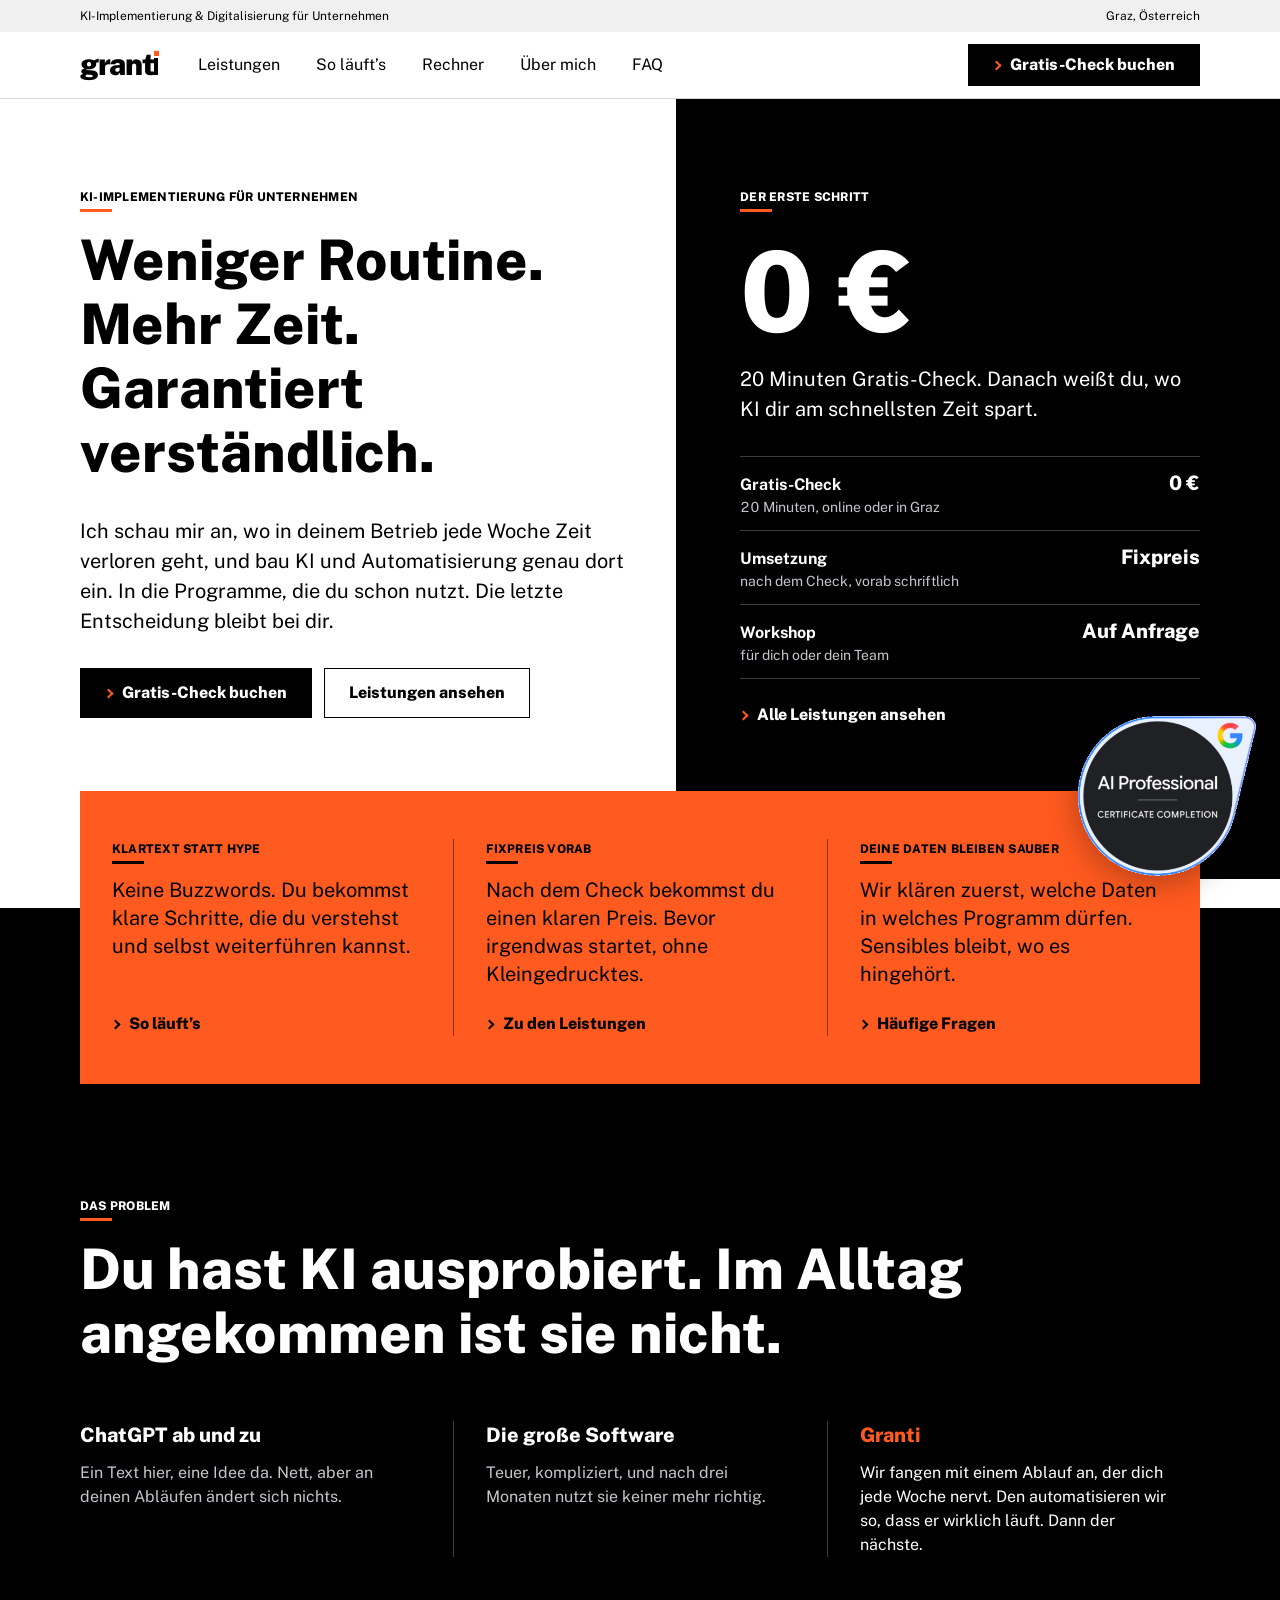
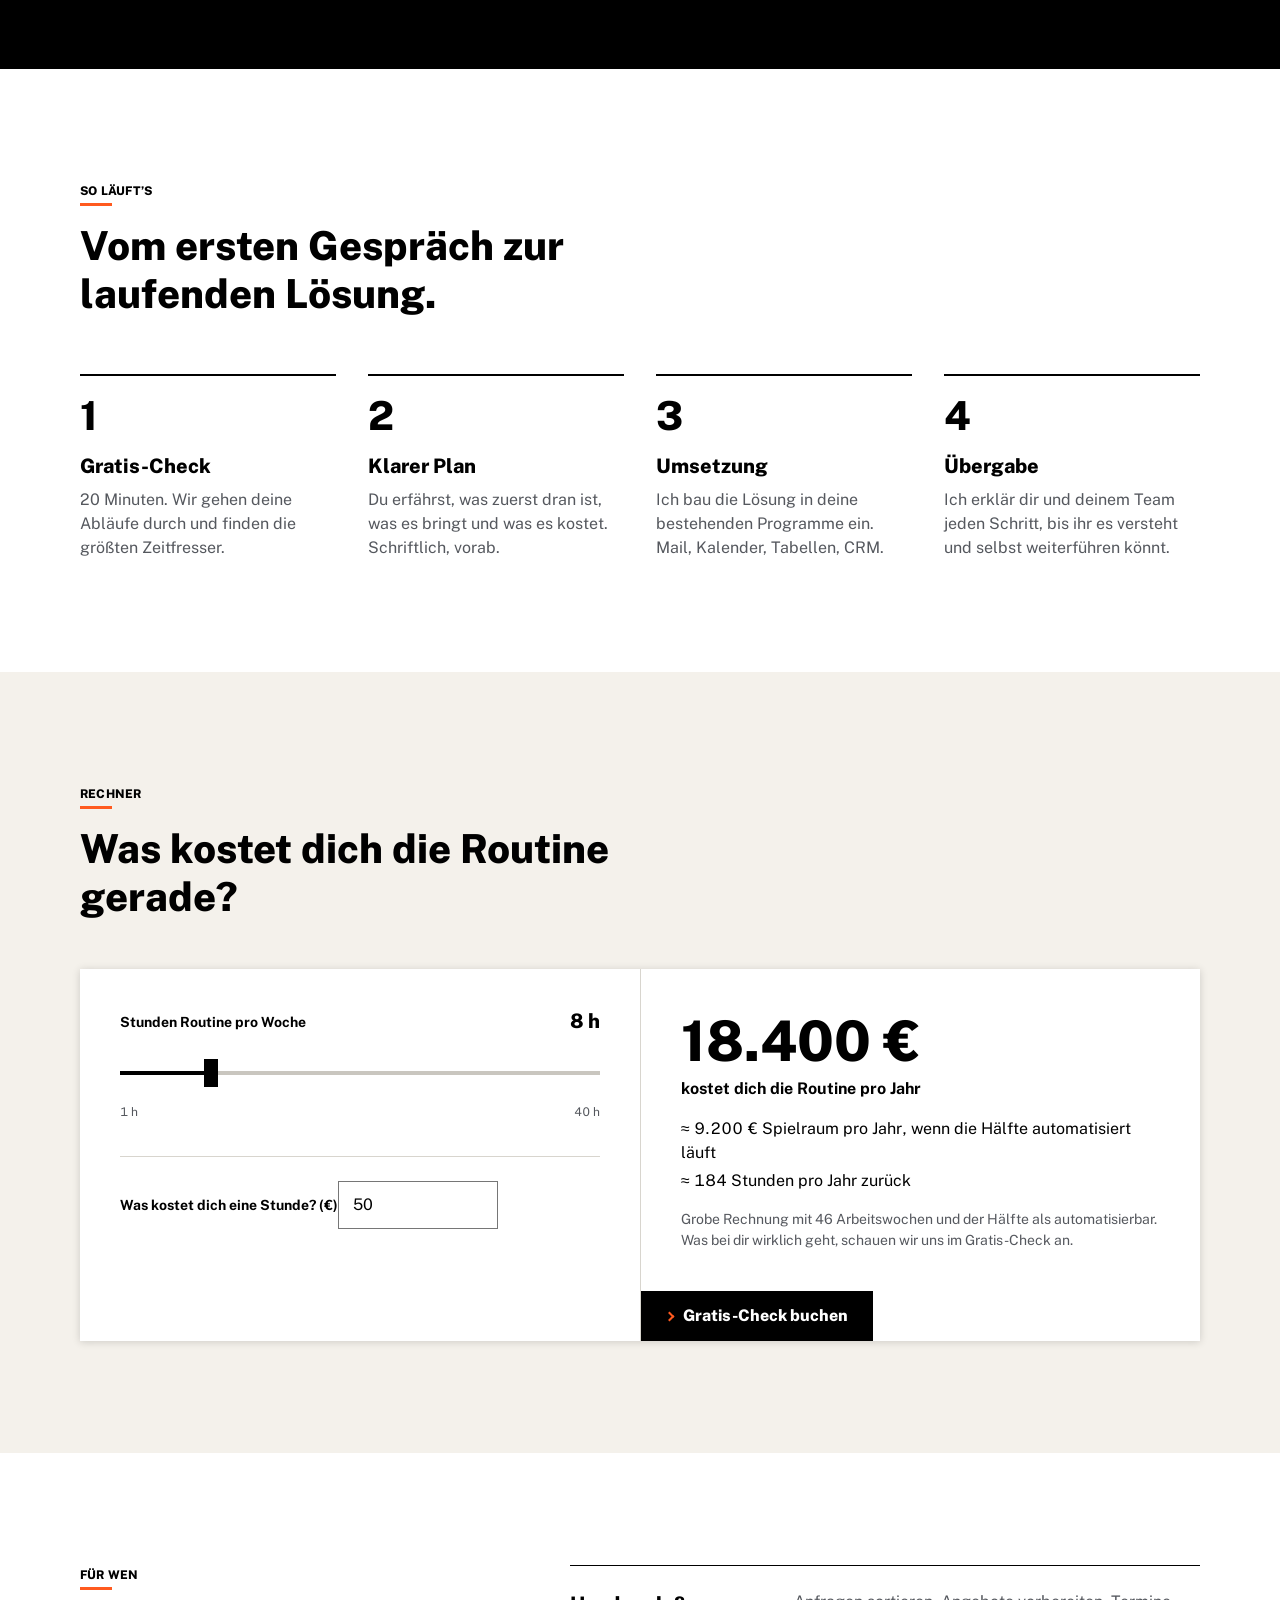
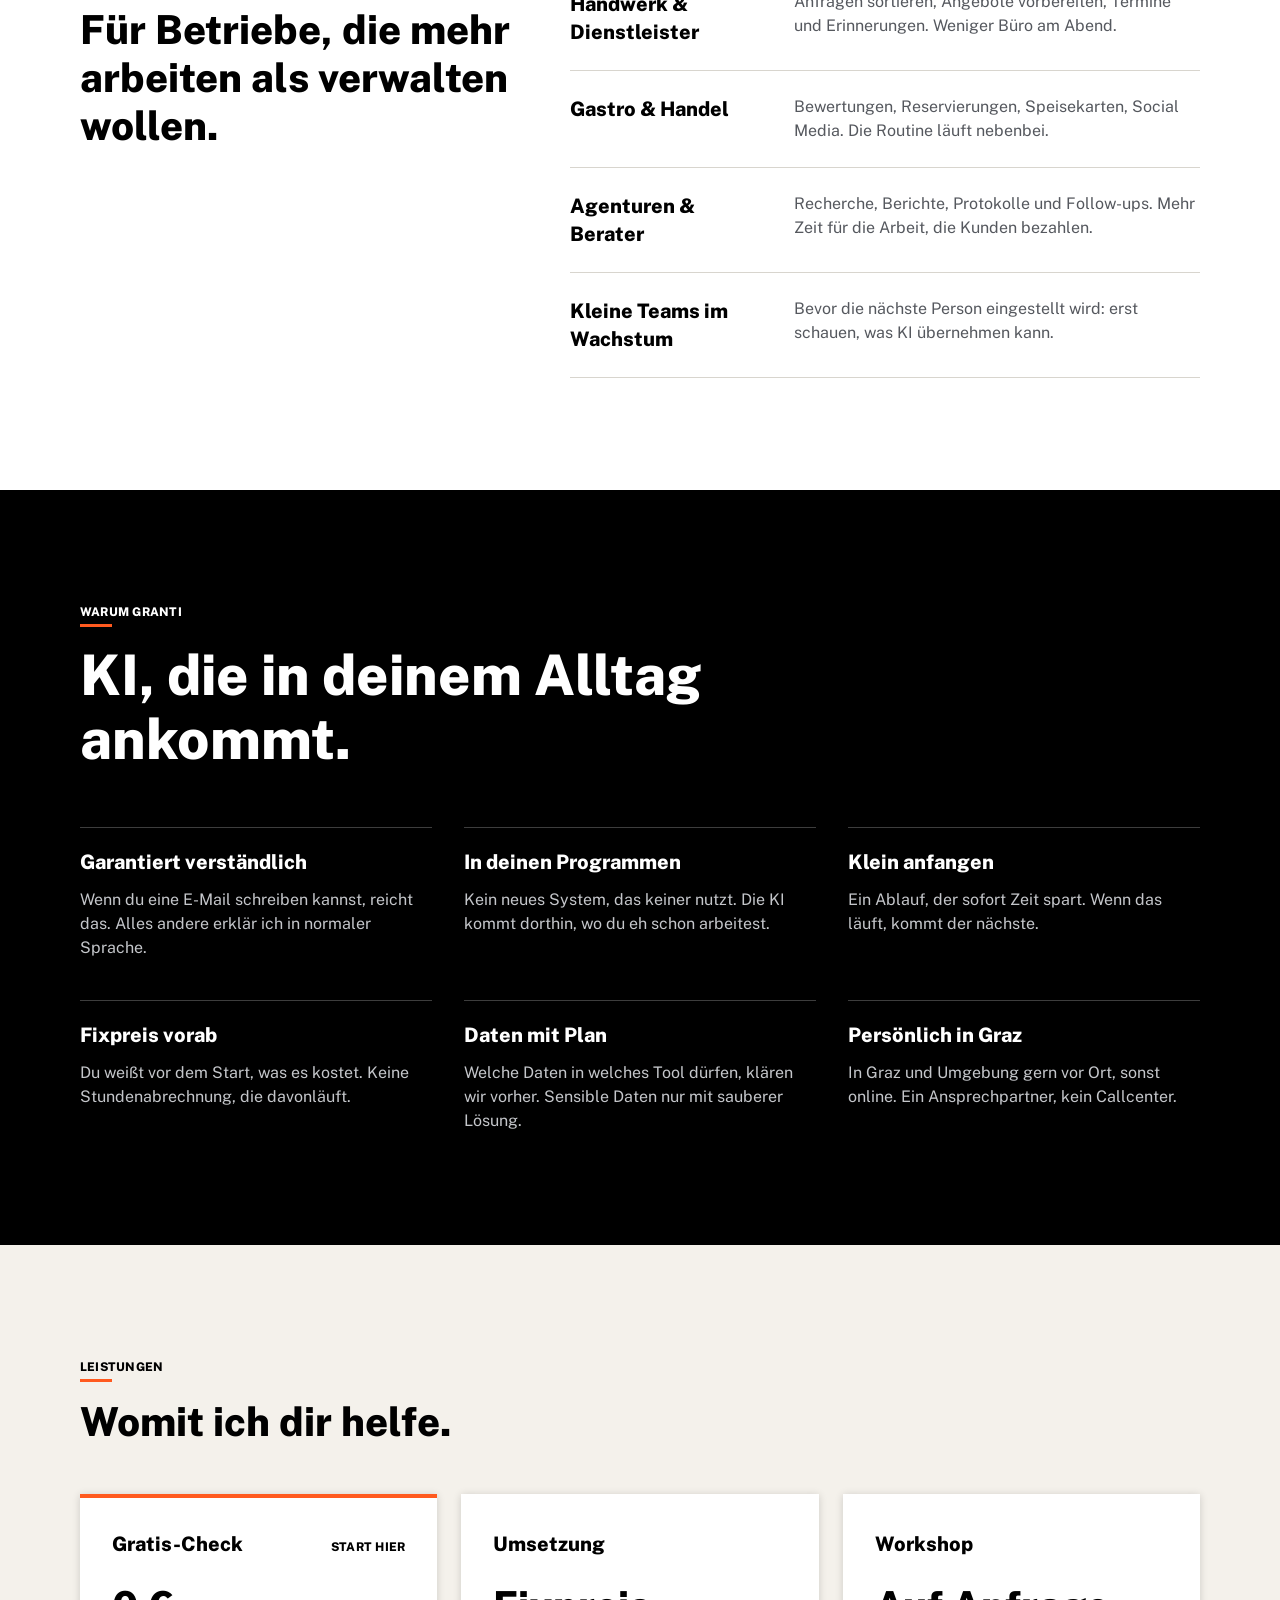
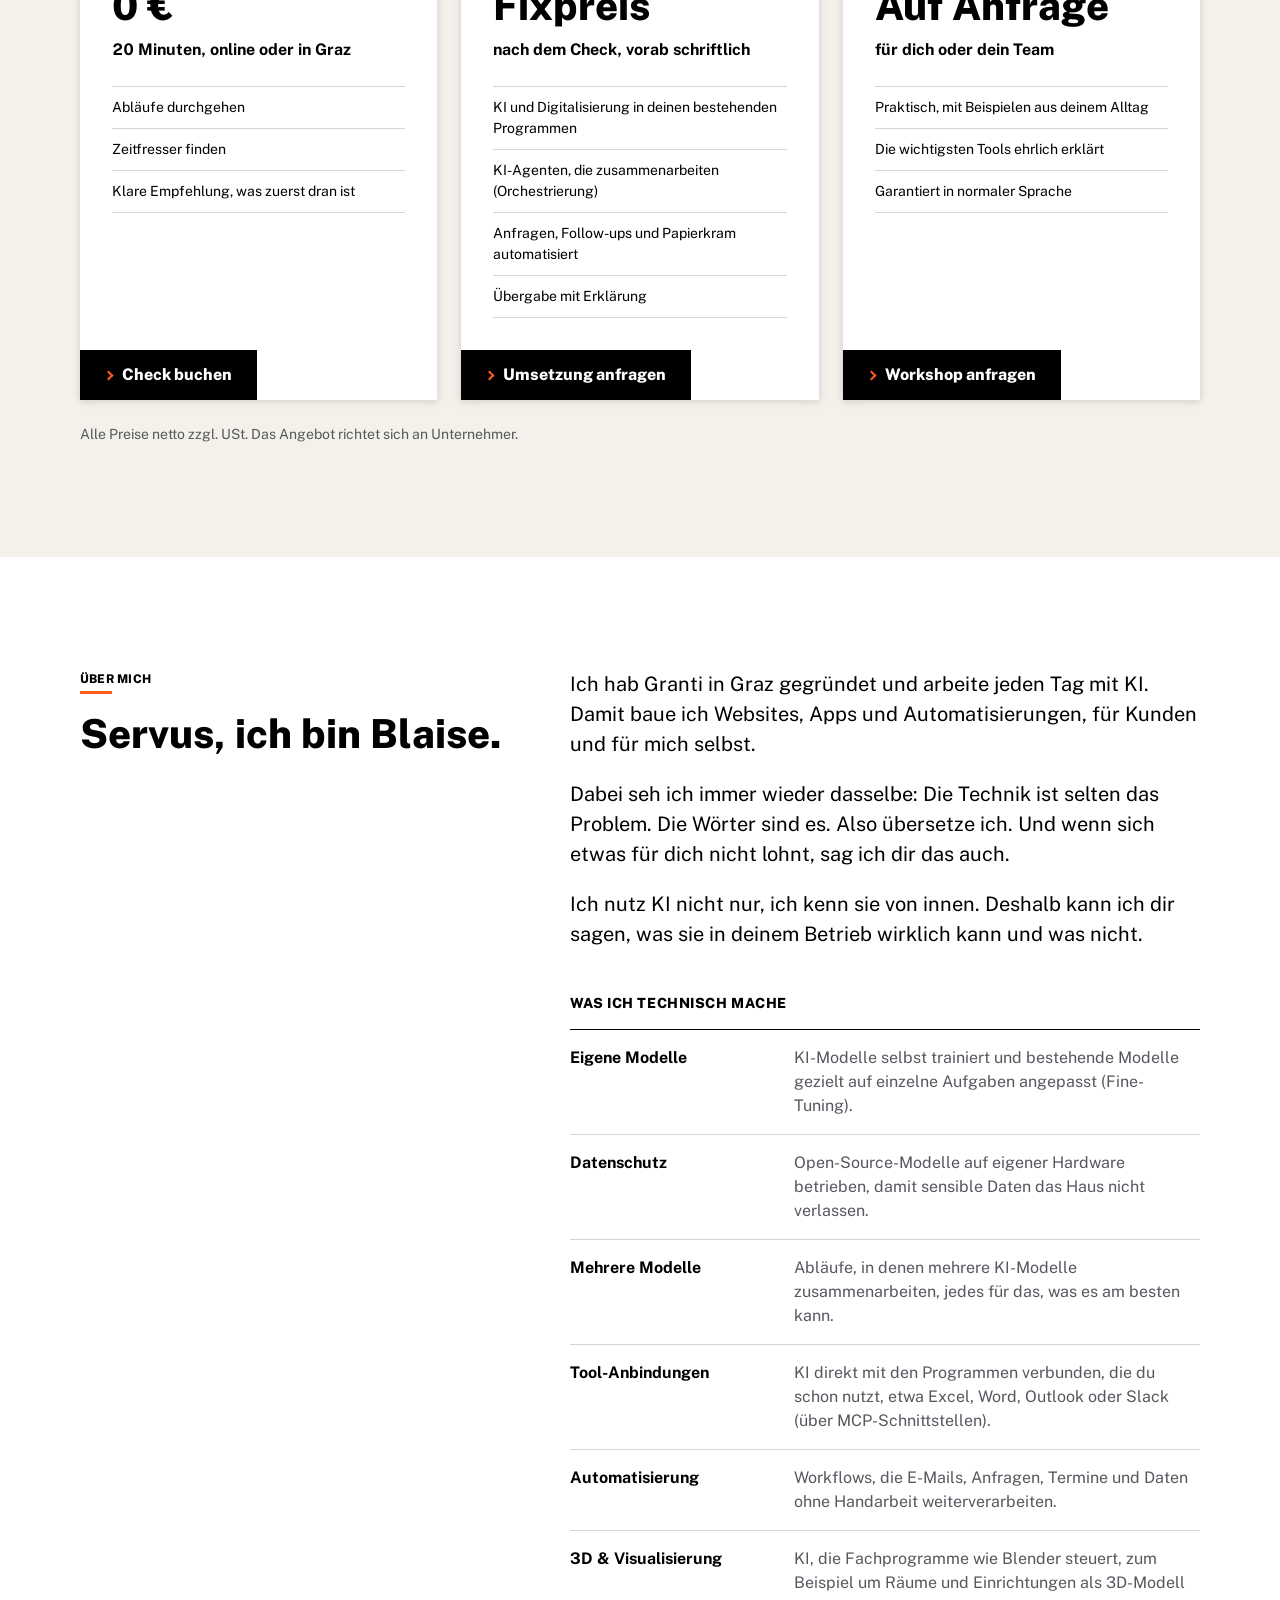
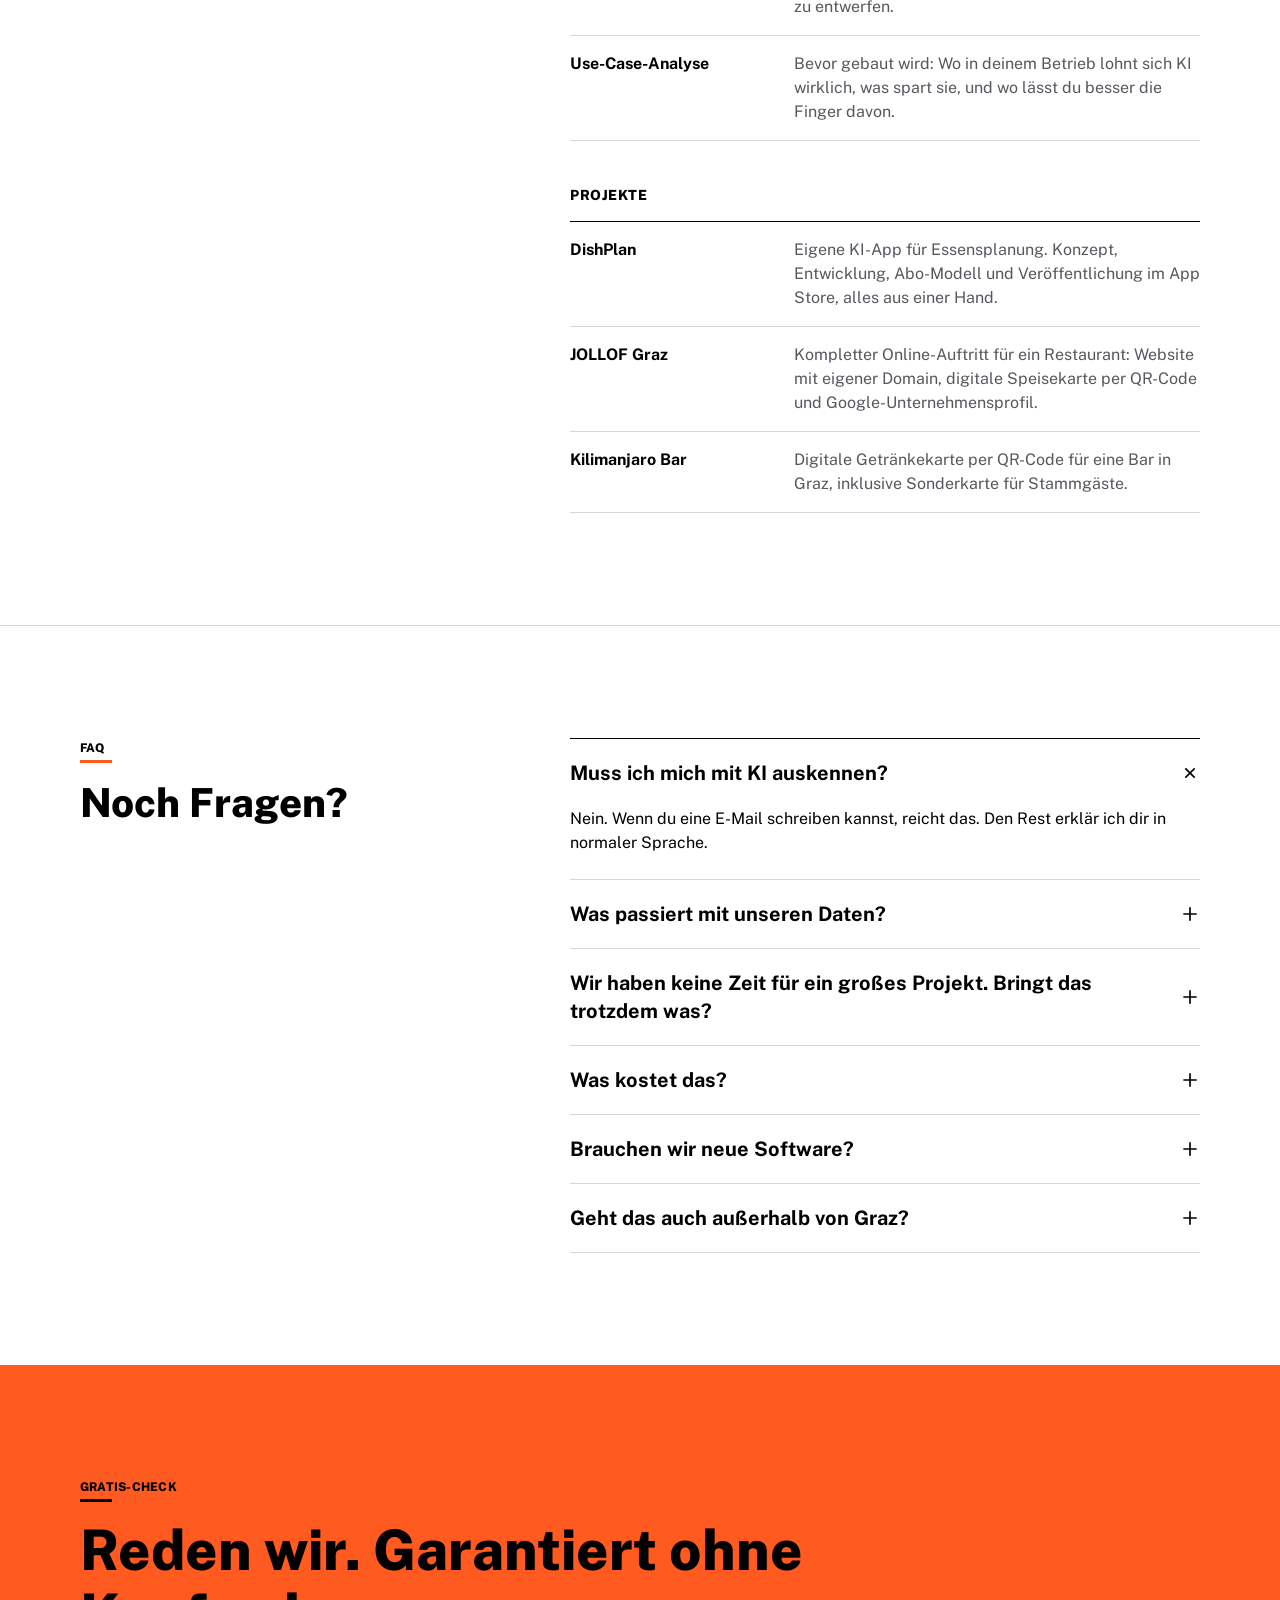
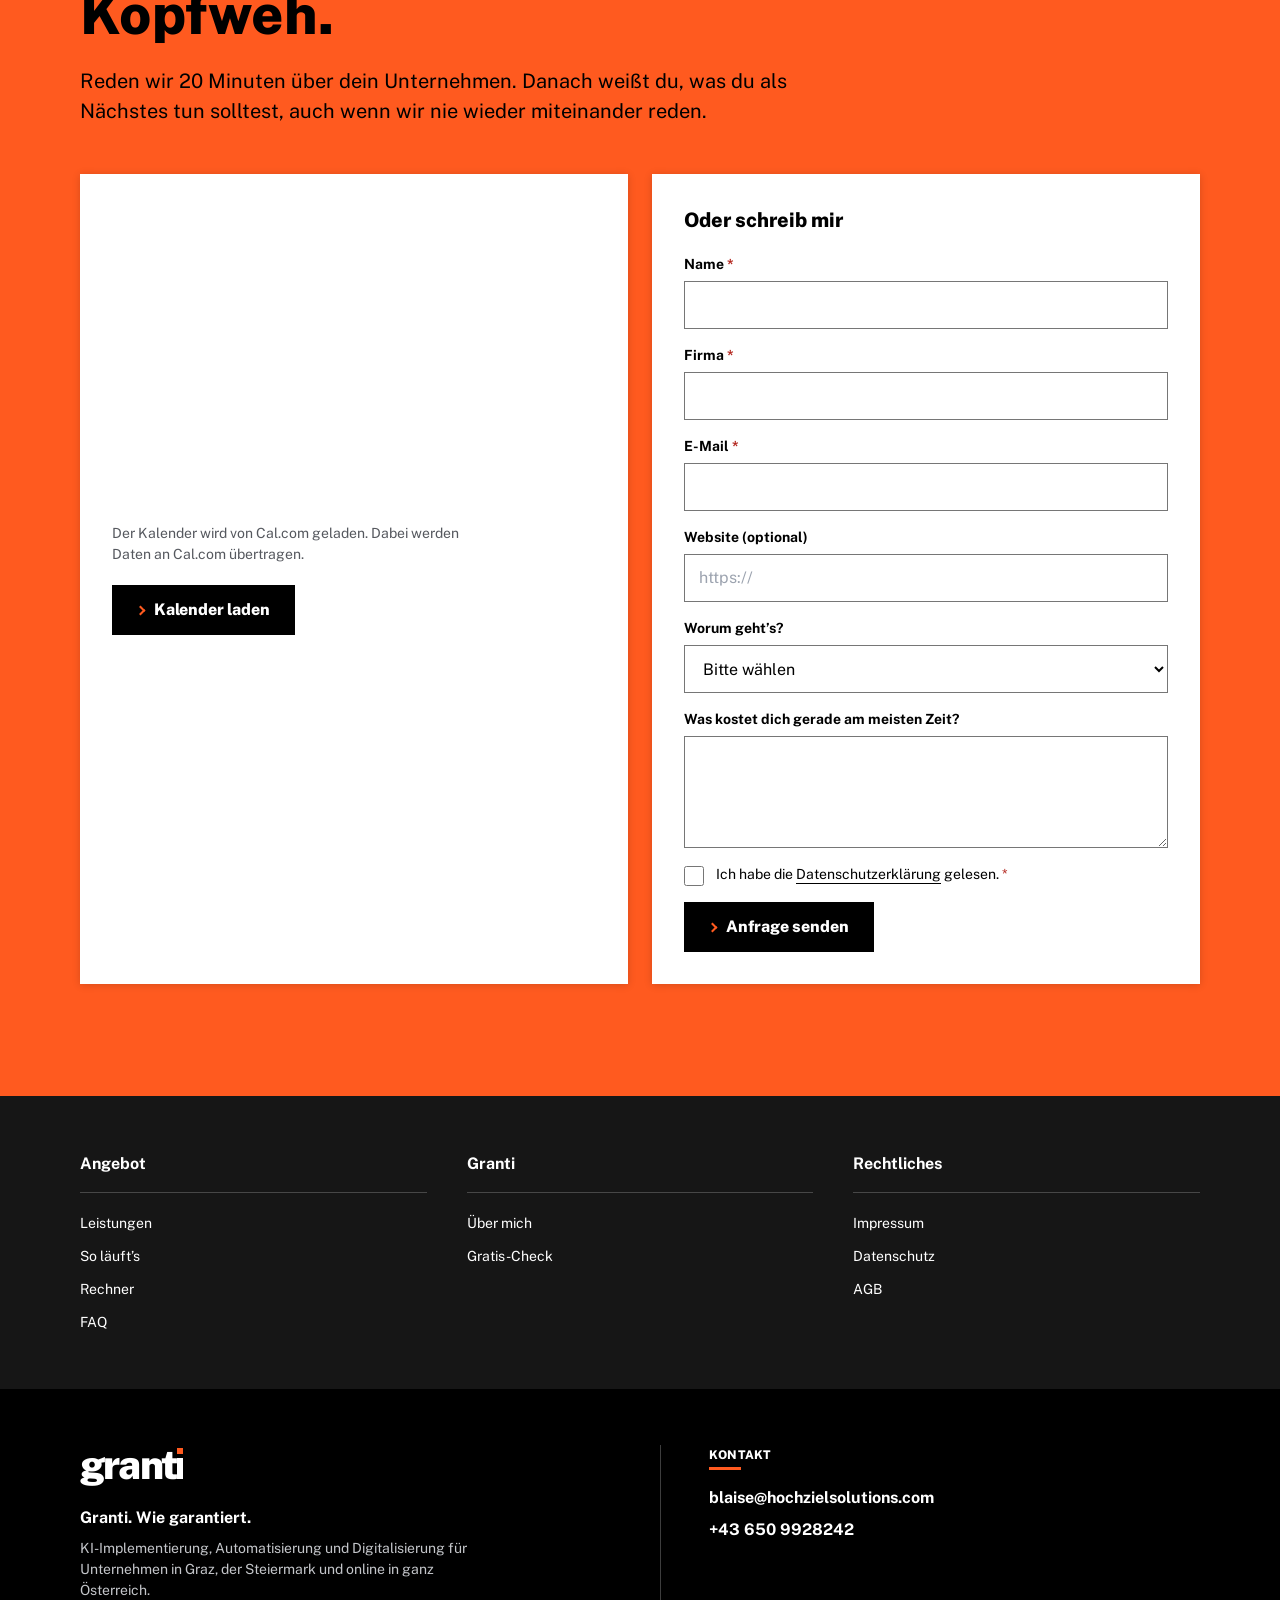
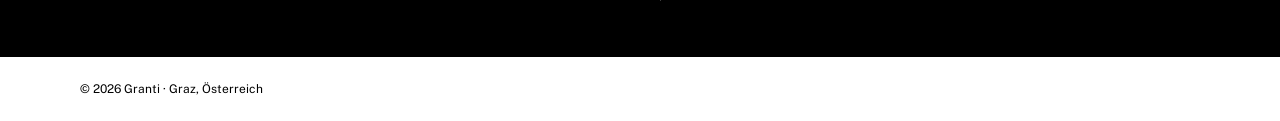
<file: agb/index.html>
<!doctype html>
<html lang="de-AT"><head>
<meta charset="utf-8">
<meta name="viewport" content="width=device-width, initial-scale=1, viewport-fit=cover">
<title>AGB | Granti</title>
<meta name="description" content="Allgemeine Geschäftsbedingungen von Granti.">
<link rel="canonical" href="https://granti.at/agb">
<meta name="theme-color" content="#ffffff">
<meta name="robots" content="index, follow">
<link rel="icon" href="/favicon.svg" type="image/svg+xml">
<link rel="icon" href="/favicon-32.png" sizes="32x32" type="image/png">
<link rel="icon" href="/favicon-16.png" sizes="16x16" type="image/png">
<link rel="apple-touch-icon" href="/favicon-180.png">
<meta property="og:type" content="website">
<meta property="og:site_name" content="Granti">
<meta property="og:locale" content="de_AT">
<meta property="og:url" content="https://granti.at/agb">
<meta property="og:title" content="AGB | Granti">
<meta property="og:description" content="Allgemeine Geschäftsbedingungen von Granti.">
<meta property="og:image" content="https://granti.at/og.png">
<meta property="og:image:width" content="1200">
<meta property="og:image:height" content="630">
<meta name="twitter:card" content="summary_large_image">
<script type="application/ld+json">
{"@context":"https://schema.org","@graph":[
{"@type":"ProfessionalService","name":"Granti","url":"https://granti.at/","logo":"https://granti.at/favicon-512.png","email":"blaise@hochzielsolutions.com","telephone":"+436509928242","address":{"@type":"PostalAddress","streetAddress":"Schönaugasse 21/10","postalCode":"8010","addressLocality":"Graz","addressCountry":"AT"},"areaServed":"AT"},
{"@type":"Service","name":"KI-Implementierung und Automatisierung","serviceType":"KI-Implementierung","provider":{"@type":"Organization","name":"Granti"},"areaServed":"AT"}
]}
</script>
  <script type="module" crossorigin="" src="/assets/index-CL4dHuHh.js"></script>
  <link rel="stylesheet" crossorigin="" href="/assets/index-DXUTtpkm.css">
<link rel="preload" href="/assets/public-sans-latin-wght-normal-DdeTHZLK.woff2" as="font" type="font/woff2" crossorigin=""></head>
<body>
<div id="root"><a href="#inhalt" class="sr-only focus:not-sr-only focus:fixed focus:left-4 focus:top-4 focus:z-[60] btn btn-primary">Zum Inhalt springen</a><div class="wrap hidden h-8 items-center justify-between bg-[#f0f0f0] text-[12px] lg:flex"><span>KI-Implementierung &amp; Digitalisierung für Unternehmen</span><span>Graz, Österreich</span></div><header class="sticky top-0 z-40 border-b border-line bg-white"><div class="wrap flex h-[66px] items-center gap-10"><a class="mr-auto text-black no-underline lg:mr-0" aria-label="Granti, zur Startseite" href="/" data-discover="true"><span class="inline-flex items-baseline font-[850] leading-none tracking-[-.045em] text-[30px]" aria-label="granti">grant<span aria-hidden="true" class="relative ml-[.035em] inline-block h-[.535em] w-[.135em] bg-current"><span class="absolute left-[-.01em] top-[-.235em] h-[.155em] w-[.155em] bg-[#ff5a1f]"></span></span></span></a><nav aria-label="Hauptmenü" class="mr-auto hidden items-center gap-9 lg:flex"><a class="text-[16px] text-black no-underline underline-offset-[22px] hover:underline hover:decoration-2" href="/#leistungen" data-discover="true">Leistungen</a><a class="text-[16px] text-black no-underline underline-offset-[22px] hover:underline hover:decoration-2" href="/#ablauf" data-discover="true">So läuft’s</a><a class="text-[16px] text-black no-underline underline-offset-[22px] hover:underline hover:decoration-2" href="/#rechner" data-discover="true">Rechner</a><a class="text-[16px] text-black no-underline underline-offset-[22px] hover:underline hover:decoration-2" href="/#ueber-mich" data-discover="true">Über mich</a><a class="text-[16px] text-black no-underline underline-offset-[22px] hover:underline hover:decoration-2" href="/#faq" data-discover="true">FAQ</a></nav><a class="btn btn-primary hidden !min-h-[42px] !py-2 sm:inline-flex" href="/#termin" data-discover="true">Gratis-Check buchen</a><button type="button" class="btn btn-ghost !min-h-[44px] !w-[44px] !p-0 lg:hidden" aria-label="Menü öffnen" aria-expanded="false"><svg width="24" height="24" viewBox="0 0 24 24" fill="none" stroke="currentColor" stroke-width="2" stroke-linecap="square" aria-hidden="true"><path d="M4 7h16M4 12h16M4 17h16"></path></svg></button></div></header><main id="inhalt"><section class="wrap py-14 lg:py-20"><div class="max-w-[860px]"><h1>AGB</h1><div class="mt-10 grid gap-8 border-t border-black pt-8"><section><h2 class="!text-[20px] !leading-[28px]">Geltungsbereich</h2><div class="mt-3 grid gap-2"><p>Diese AGB gelten nur für Unternehmer. <span class="ph">[TEXT]</span></p></div></section><section><h2 class="!text-[20px] !leading-[28px]">Leistungsbeschreibung</h2><div class="mt-3 grid gap-2"><p><span class="ph">[TEXT]</span></p></div></section><section><h2 class="!text-[20px] !leading-[28px]">Angebot und Fixpreis</h2><div class="mt-3 grid gap-2"><p><span class="ph">[TEXT]</span></p></div></section><section><h2 class="!text-[20px] !leading-[28px]">Mitwirkung und Datenzugang</h2><div class="mt-3 grid gap-2"><p><span class="ph">[TEXT]</span></p></div></section><section><h2 class="!text-[20px] !leading-[28px]">Haftung</h2><div class="mt-3 grid gap-2"><p><span class="ph">[TEXT]</span></p></div></section><section><h2 class="!text-[20px] !leading-[28px]">Gerichtsstand</h2><div class="mt-3 grid gap-2"><p>Gerichtsstand ist Graz. <span class="ph">[TEXT]</span></p></div></section></div></div></section></main><footer><div class="on-ink wrap py-14"><nav aria-label="Fußzeile" class="grid gap-10 md:grid-cols-3"><div><p class="border-b border-line pb-4 font-bold">Angebot</p><ul class="mt-5 grid gap-3 text-[14px] leading-[21px]"><li><a class="text-white no-underline underline-offset-4 hover:underline" href="/#leistungen" data-discover="true">Leistungen</a></li><li><a class="text-white no-underline underline-offset-4 hover:underline" href="/#ablauf" data-discover="true">So läuft’s</a></li><li><a class="text-white no-underline underline-offset-4 hover:underline" href="/#rechner" data-discover="true">Rechner</a></li><li><a class="text-white no-underline underline-offset-4 hover:underline" href="/#faq" data-discover="true">FAQ</a></li></ul></div><div><p class="border-b border-line pb-4 font-bold">Granti</p><ul class="mt-5 grid gap-3 text-[14px] leading-[21px]"><li><a class="text-white no-underline underline-offset-4 hover:underline" href="/#ueber-mich" data-discover="true">Über mich</a></li><li><a class="text-white no-underline underline-offset-4 hover:underline" href="/#termin" data-discover="true">Gratis-Check</a></li></ul></div><div><p class="border-b border-line pb-4 font-bold">Rechtliches</p><ul class="mt-5 grid gap-3 text-[14px] leading-[21px]"><li><a class="text-white no-underline underline-offset-4 hover:underline" href="/impressum" data-discover="true">Impressum</a></li><li><a class="text-white no-underline underline-offset-4 hover:underline" href="/datenschutz" data-discover="true">Datenschutz</a></li><li><a class="text-white no-underline underline-offset-4 hover:underline" href="/agb" data-discover="true">AGB</a></li></ul></div></nav></div><div class="on-dark wrap grid gap-10 py-14 md:grid-cols-2"><div><span class="inline-flex items-baseline font-[850] leading-none tracking-[-.045em] text-[40px]" aria-label="granti">grant<span aria-hidden="true" class="relative ml-[.035em] inline-block h-[.535em] w-[.135em] bg-current"><span class="absolute left-[-.01em] top-[-.235em] h-[.155em] w-[.155em] bg-[#ff5a1f]"></span></span></span><p class="mt-5 font-bold">Granti. Wie garantiert.</p><p class="mt-2 max-w-[46ch] text-[14px] leading-[21px] text-muted">KI-Implementierung, Automatisierung und Digitalisierung für Unternehmen in Graz, der Steiermark und online in ganz Österreich.</p></div><div class="md:border-l md:border-line md:pl-12"><p class="eyebrow">Kontakt</p><p class="mt-4 font-bold"><a href="mailto:blaise@hochzielsolutions.com" class="text-white no-underline underline-offset-4 hover:underline">blaise@hochzielsolutions.com</a></p><p class="mt-2 font-bold"><a href="tel:+436509928242" class="text-white no-underline underline-offset-4 hover:underline">+43 650 9928242</a></p></div></div><div class="wrap flex flex-wrap items-center justify-between gap-4 py-5 text-[12px]"><span>© 2026 Granti · Graz, Österreich</span></div></footer><img alt="Google AI Professional – Certificate Completion" title="Google AI Professional Certificate (Google Career Certificates)" width="330" height="297" class="pointer-events-none fixed bottom-3 right-3 z-30 h-[104px] w-auto select-none drop-shadow-[0_6px_16px_rgba(0,0,0,0.3)] md:bottom-6 md:right-6 md:h-40" src="/google-ai-badge.png"></div>


</body></html>
</file>
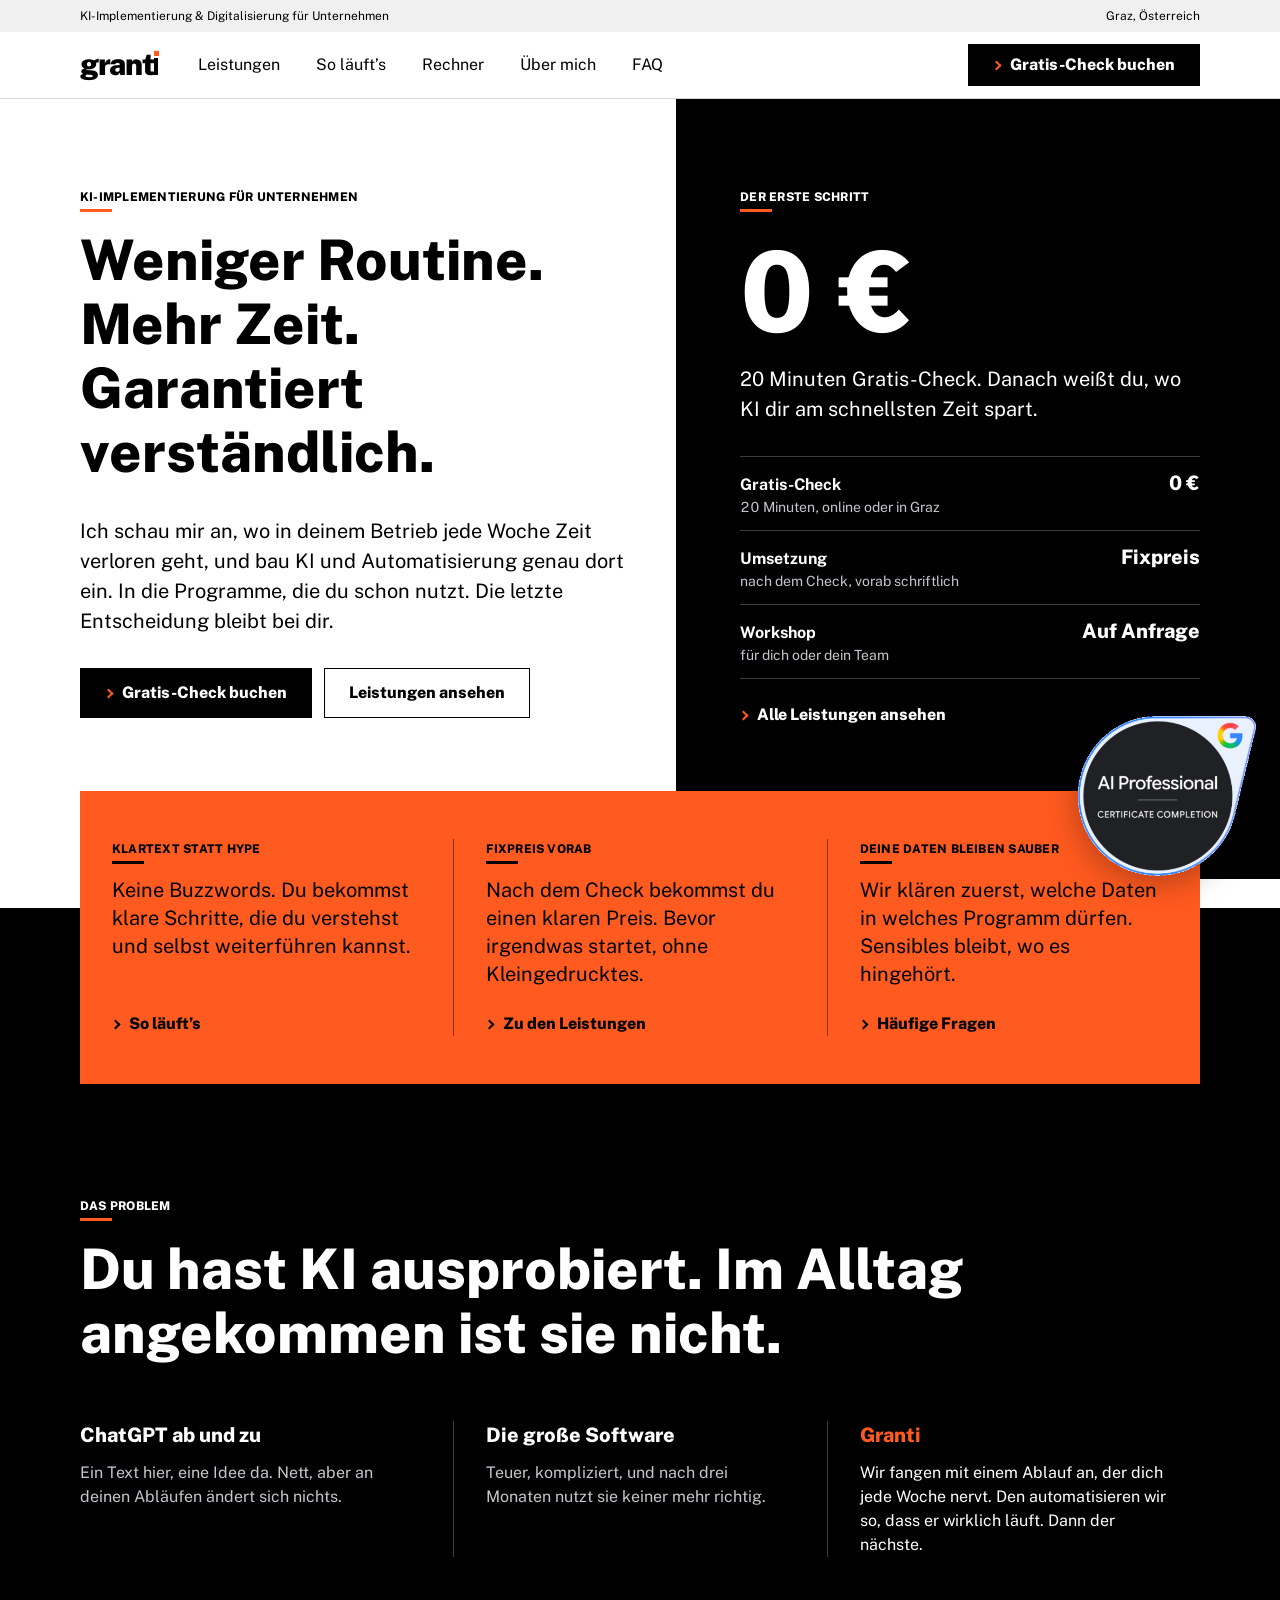
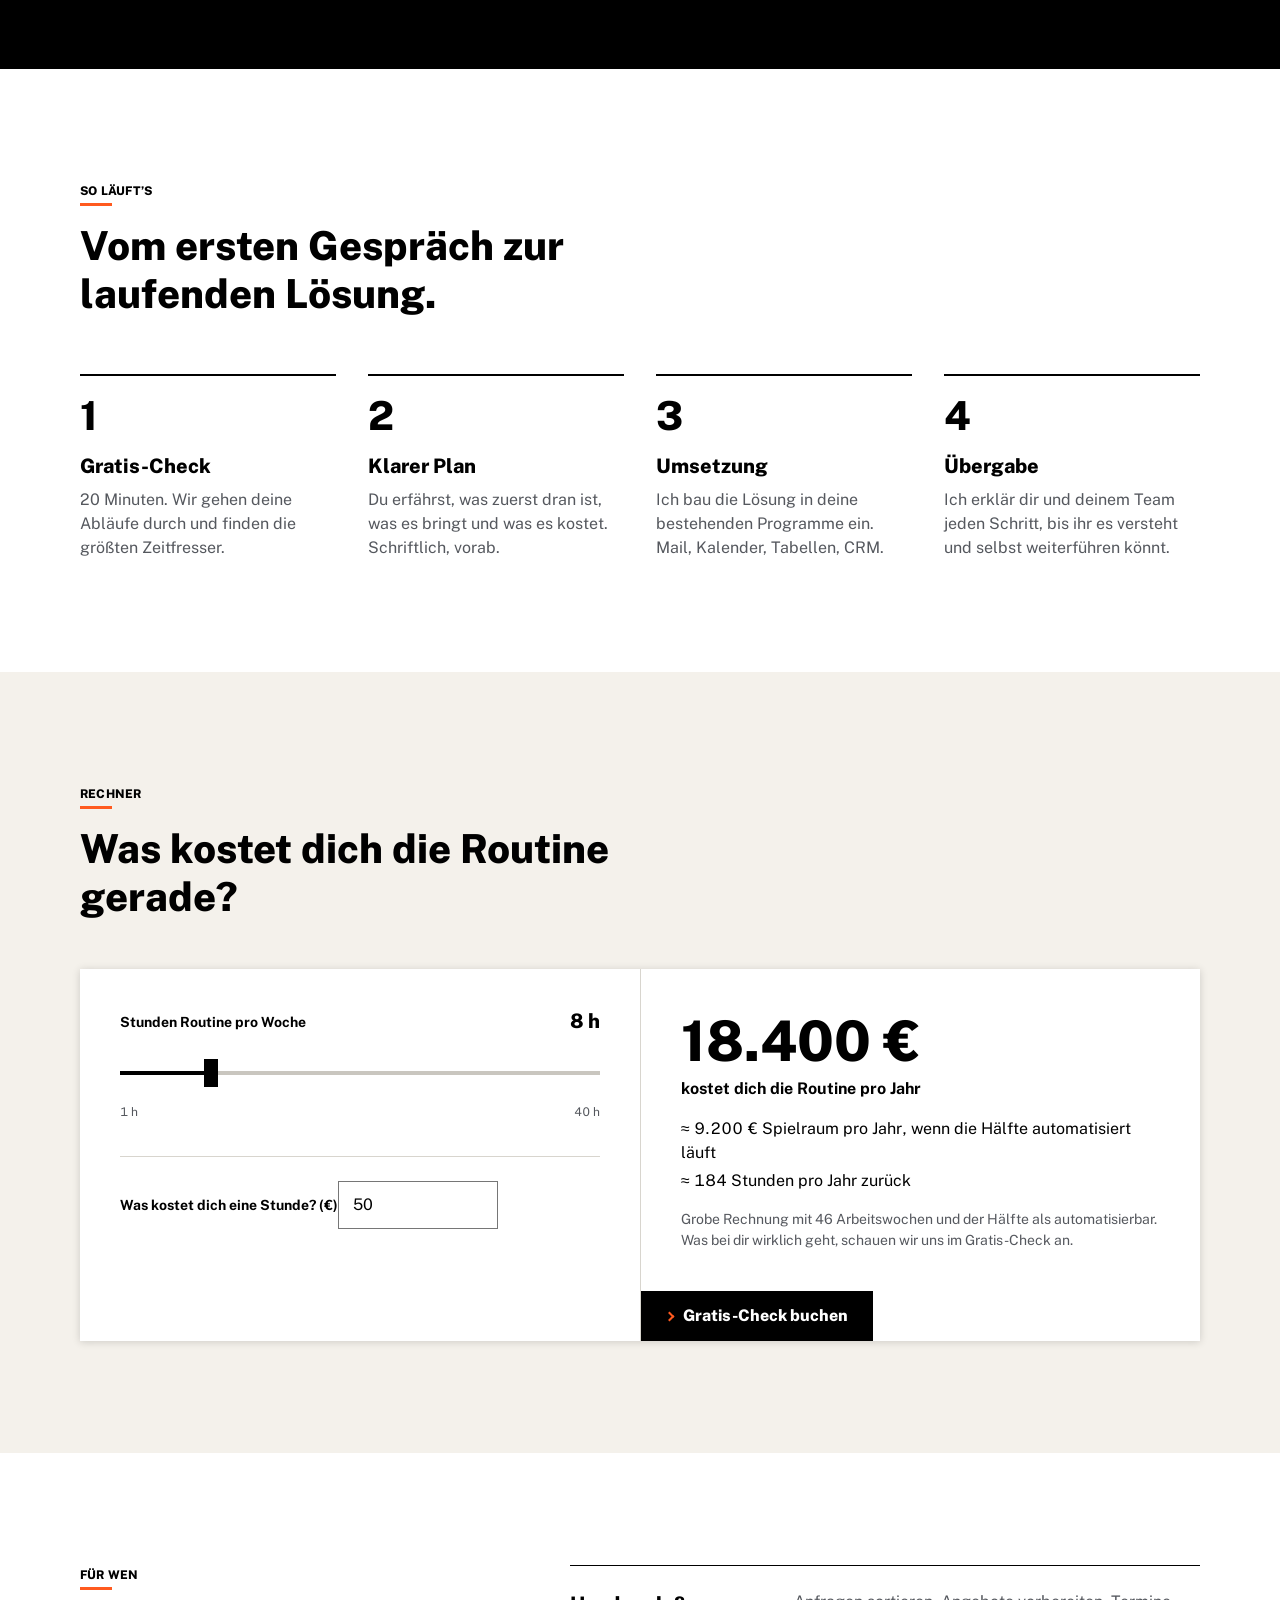
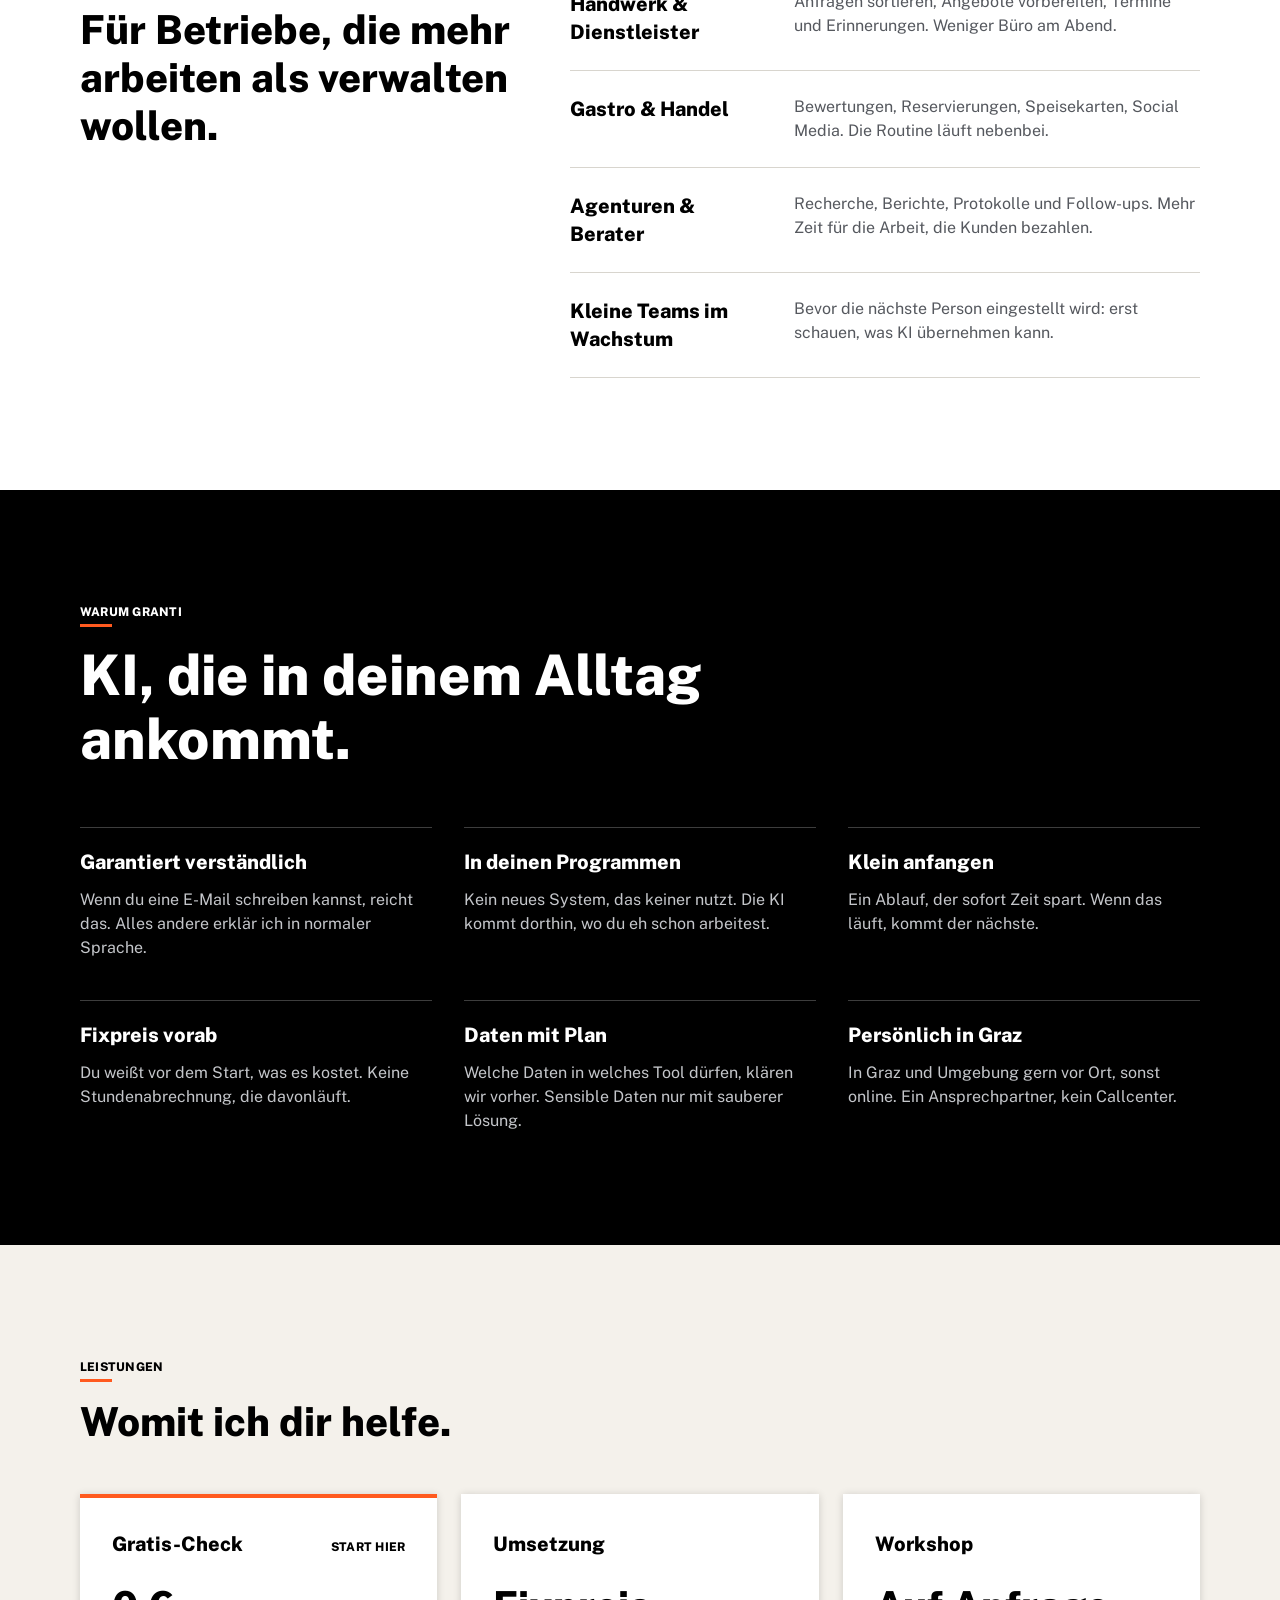
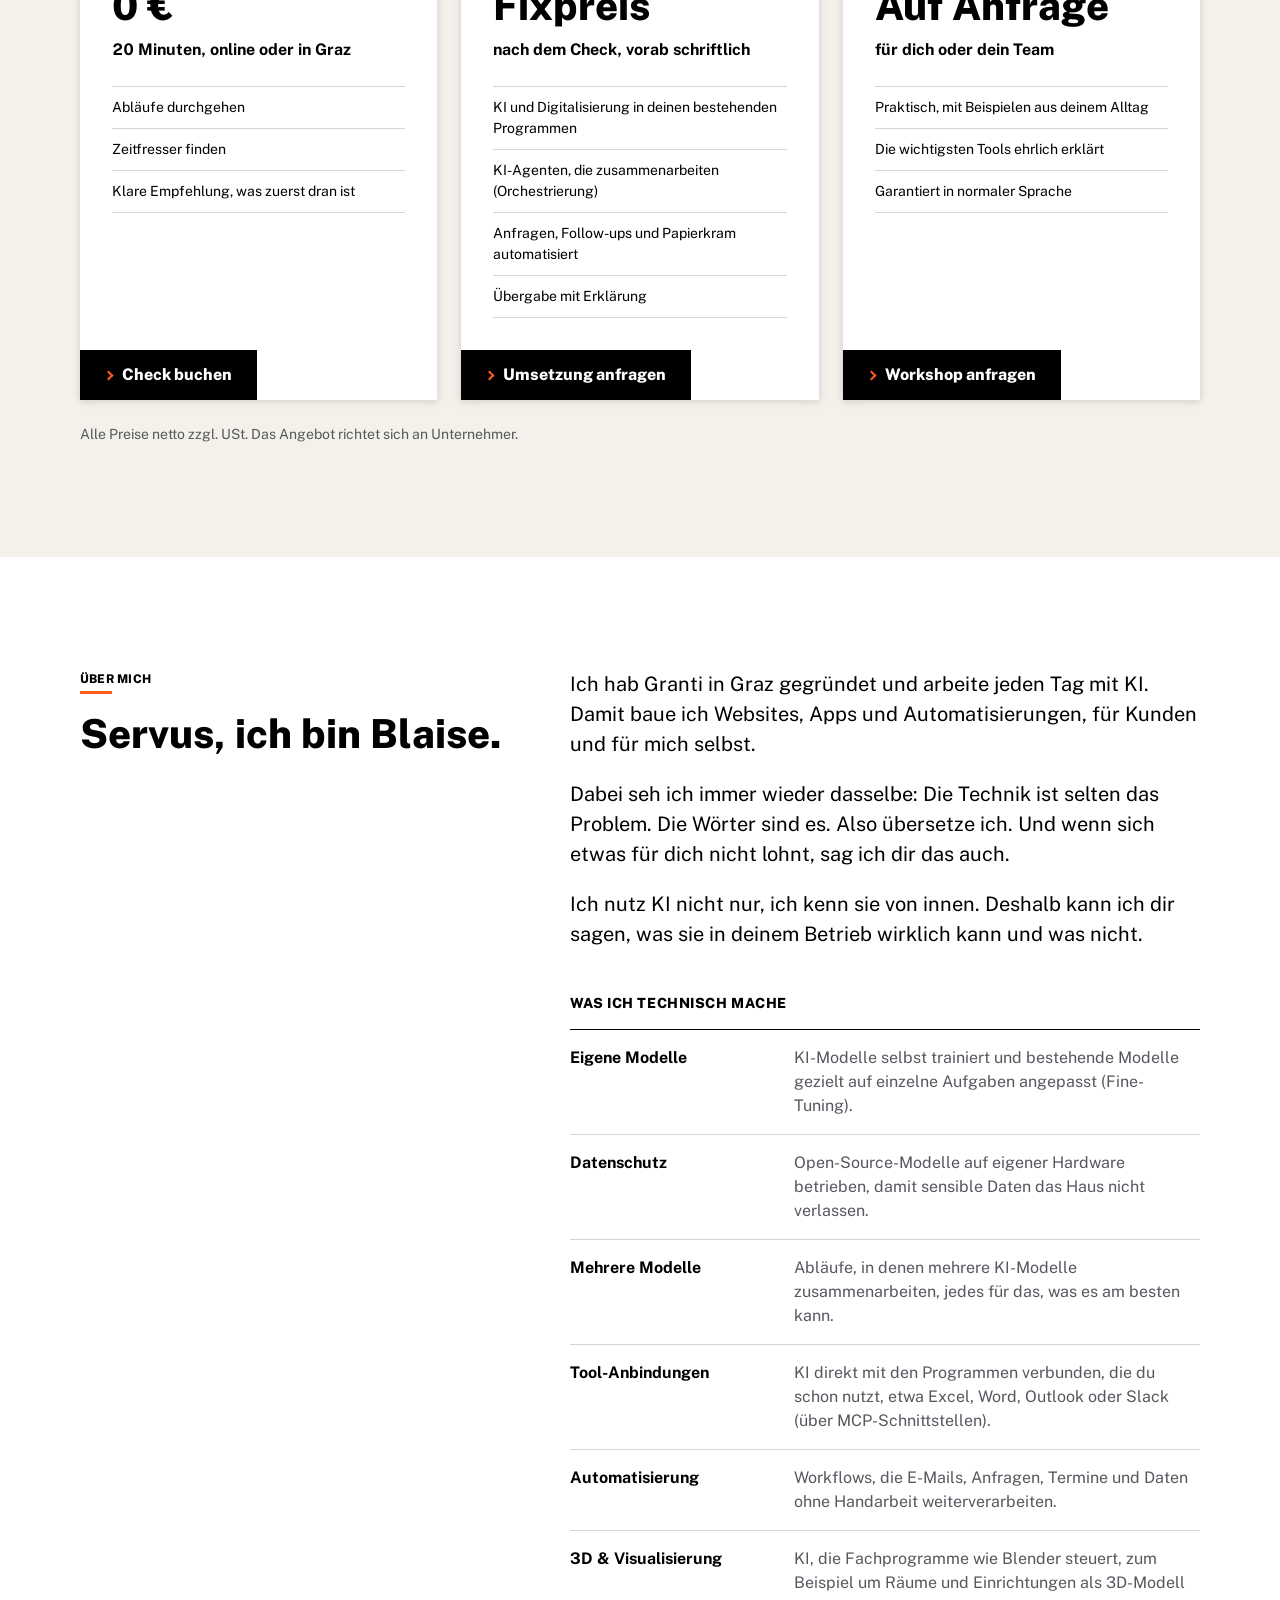
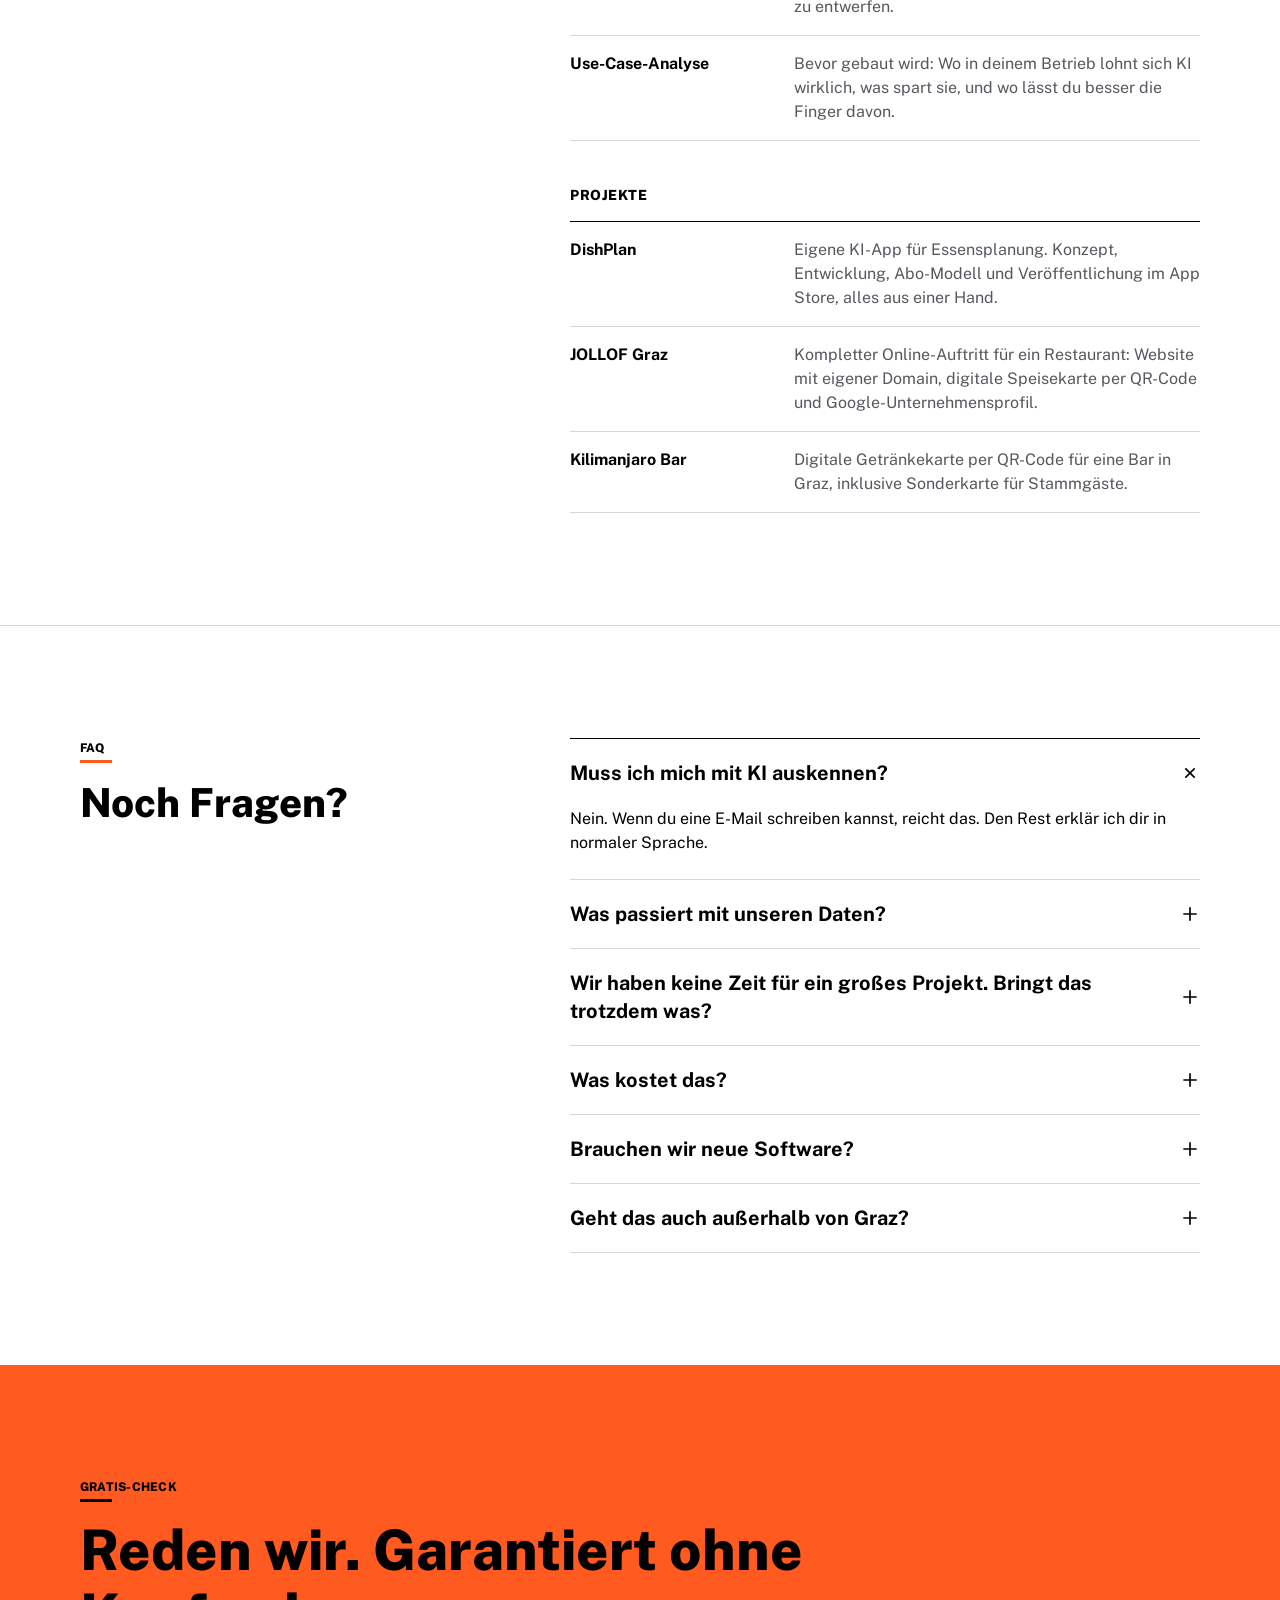
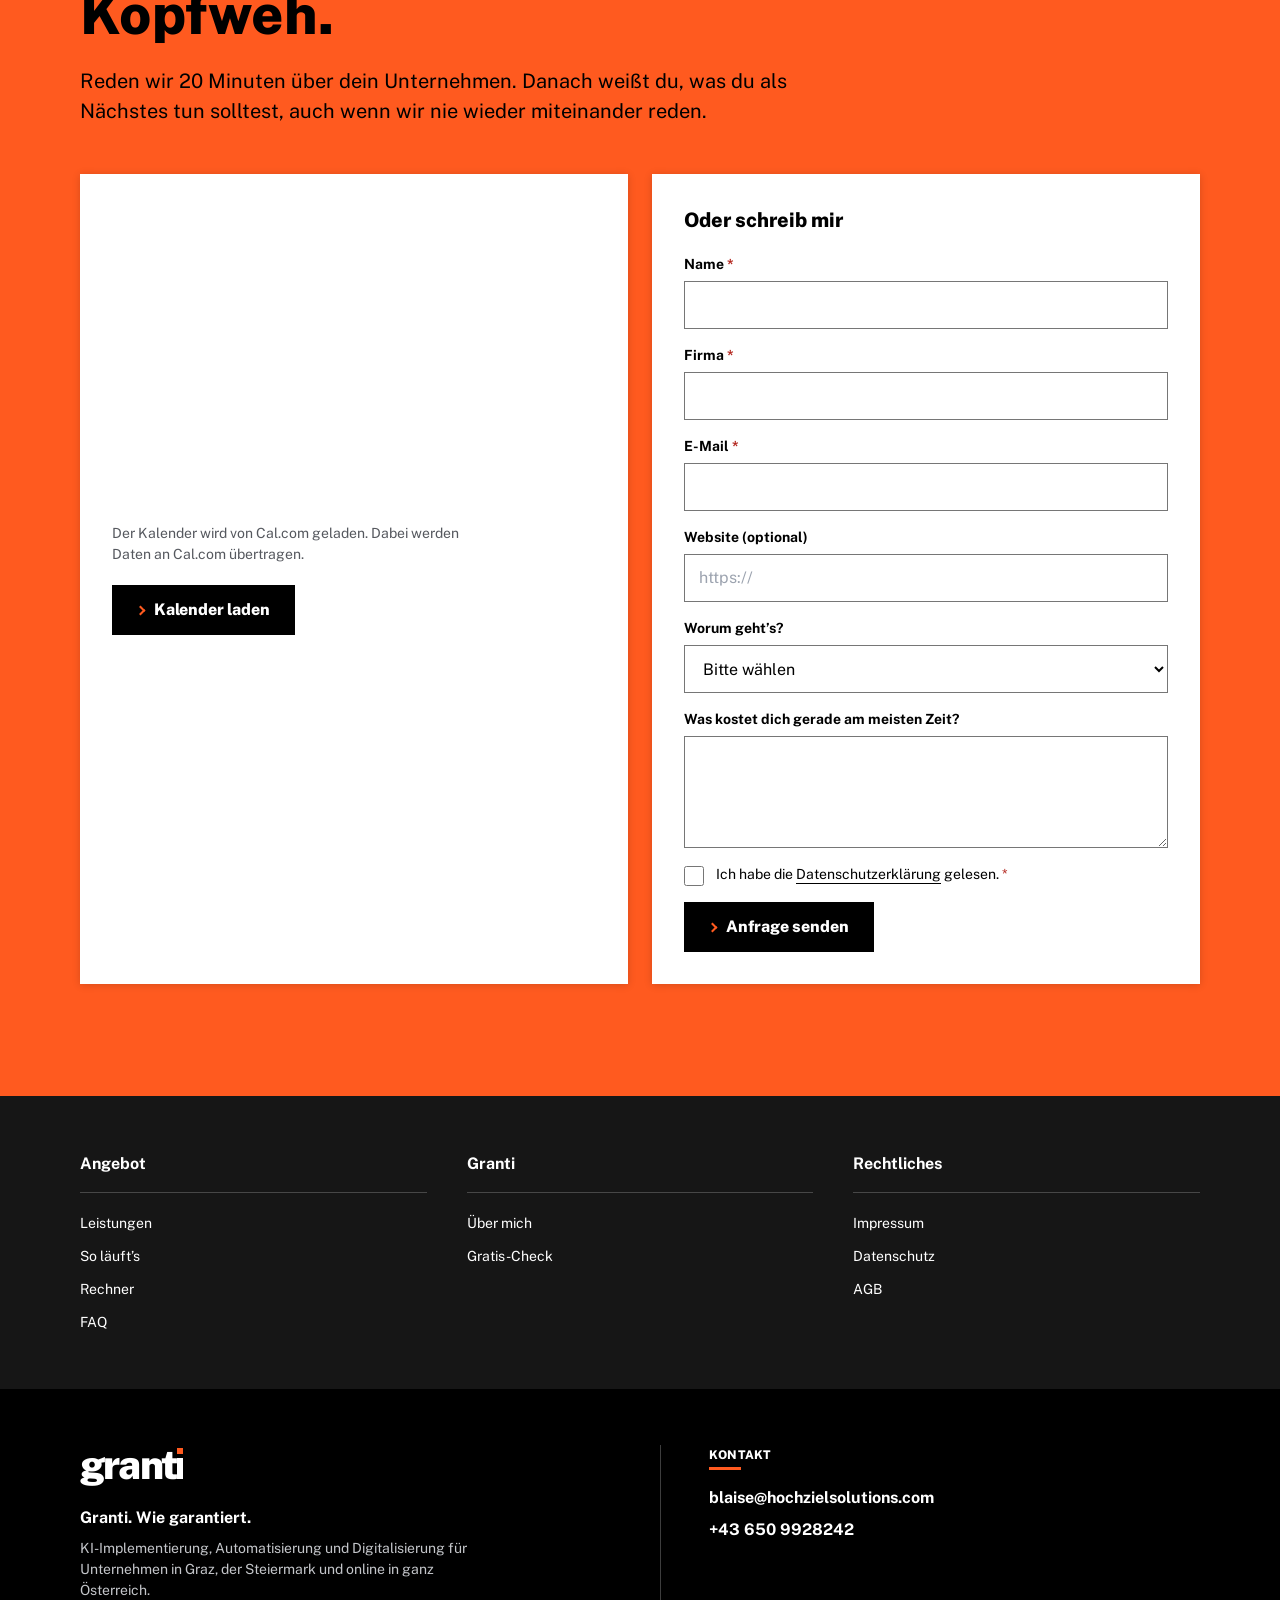
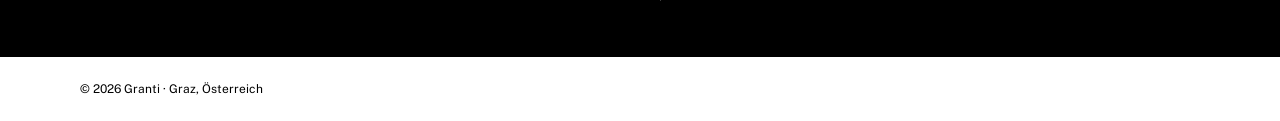
<file: datenschutz/index.html>
<!doctype html>
<html lang="de-AT"><head>
<meta charset="utf-8">
<meta name="viewport" content="width=device-width, initial-scale=1, viewport-fit=cover">
<title>Datenschutz | Granti</title>
<meta name="description" content="Datenschutzerklärung von Granti.">
<link rel="canonical" href="https://granti.at/datenschutz">
<meta name="theme-color" content="#ffffff">
<meta name="robots" content="index, follow">
<link rel="icon" href="/favicon.svg" type="image/svg+xml">
<link rel="icon" href="/favicon-32.png" sizes="32x32" type="image/png">
<link rel="icon" href="/favicon-16.png" sizes="16x16" type="image/png">
<link rel="apple-touch-icon" href="/favicon-180.png">
<meta property="og:type" content="website">
<meta property="og:site_name" content="Granti">
<meta property="og:locale" content="de_AT">
<meta property="og:url" content="https://granti.at/datenschutz">
<meta property="og:title" content="Datenschutz | Granti">
<meta property="og:description" content="Datenschutzerklärung von Granti.">
<meta property="og:image" content="https://granti.at/og.png">
<meta property="og:image:width" content="1200">
<meta property="og:image:height" content="630">
<meta name="twitter:card" content="summary_large_image">
<script type="application/ld+json">
{"@context":"https://schema.org","@graph":[
{"@type":"ProfessionalService","name":"Granti","url":"https://granti.at/","logo":"https://granti.at/favicon-512.png","email":"blaise@hochzielsolutions.com","telephone":"+436509928242","address":{"@type":"PostalAddress","streetAddress":"Schönaugasse 21/10","postalCode":"8010","addressLocality":"Graz","addressCountry":"AT"},"areaServed":"AT"},
{"@type":"Service","name":"KI-Implementierung und Automatisierung","serviceType":"KI-Implementierung","provider":{"@type":"Organization","name":"Granti"},"areaServed":"AT"}
]}
</script>
  <script type="module" crossorigin="" src="/assets/index-CL4dHuHh.js"></script>
  <link rel="stylesheet" crossorigin="" href="/assets/index-DXUTtpkm.css">
<link rel="preload" href="/assets/public-sans-latin-wght-normal-DdeTHZLK.woff2" as="font" type="font/woff2" crossorigin=""></head>
<body>
<div id="root"><a href="#inhalt" class="sr-only focus:not-sr-only focus:fixed focus:left-4 focus:top-4 focus:z-[60] btn btn-primary">Zum Inhalt springen</a><div class="wrap hidden h-8 items-center justify-between bg-[#f0f0f0] text-[12px] lg:flex"><span>KI-Implementierung &amp; Digitalisierung für Unternehmen</span><span>Graz, Österreich</span></div><header class="sticky top-0 z-40 border-b border-line bg-white"><div class="wrap flex h-[66px] items-center gap-10"><a class="mr-auto text-black no-underline lg:mr-0" aria-label="Granti, zur Startseite" href="/" data-discover="true"><span class="inline-flex items-baseline font-[850] leading-none tracking-[-.045em] text-[30px]" aria-label="granti">grant<span aria-hidden="true" class="relative ml-[.035em] inline-block h-[.535em] w-[.135em] bg-current"><span class="absolute left-[-.01em] top-[-.235em] h-[.155em] w-[.155em] bg-[#ff5a1f]"></span></span></span></a><nav aria-label="Hauptmenü" class="mr-auto hidden items-center gap-9 lg:flex"><a class="text-[16px] text-black no-underline underline-offset-[22px] hover:underline hover:decoration-2" href="/#leistungen" data-discover="true">Leistungen</a><a class="text-[16px] text-black no-underline underline-offset-[22px] hover:underline hover:decoration-2" href="/#ablauf" data-discover="true">So läuft’s</a><a class="text-[16px] text-black no-underline underline-offset-[22px] hover:underline hover:decoration-2" href="/#rechner" data-discover="true">Rechner</a><a class="text-[16px] text-black no-underline underline-offset-[22px] hover:underline hover:decoration-2" href="/#ueber-mich" data-discover="true">Über mich</a><a class="text-[16px] text-black no-underline underline-offset-[22px] hover:underline hover:decoration-2" href="/#faq" data-discover="true">FAQ</a></nav><a class="btn btn-primary hidden !min-h-[42px] !py-2 sm:inline-flex" href="/#termin" data-discover="true">Gratis-Check buchen</a><button type="button" class="btn btn-ghost !min-h-[44px] !w-[44px] !p-0 lg:hidden" aria-label="Menü öffnen" aria-expanded="false"><svg width="24" height="24" viewBox="0 0 24 24" fill="none" stroke="currentColor" stroke-width="2" stroke-linecap="square" aria-hidden="true"><path d="M4 7h16M4 12h16M4 17h16"></path></svg></button></div></header><main id="inhalt"><section class="wrap py-14 lg:py-20"><div class="max-w-[860px]"><h1>Datenschutz</h1><div class="mt-10 grid gap-8 border-t border-black pt-8"><section><h2 class="!text-[20px] !leading-[28px]">Verantwortlicher</h2><div class="mt-3 grid gap-2"><p>Blaise Shimwe, Granti, Schönaugasse 21/10, 8010 Graz, Österreich, blaise@hochzielsolutions.com</p></div></section><section><h2 class="!text-[20px] !leading-[28px]">Verarbeitete Daten und Zwecke</h2><div class="mt-3 grid gap-2"><p>Kontaktformular: Name, Firma, E-Mail, Website, Thema und Nachricht, um deine Anfrage zu beantworten.</p><p>Terminbuchung über Cal.com: Name, E-Mail und gewählter Termin, um das Gespräch zu vereinbaren. Der Kalender wird erst geladen, wenn du zustimmst.</p><p>Beim Aufruf der Website verarbeitet der Hosting-Anbieter technisch notwendige Zugriffsdaten (IP-Adresse, Datum/Uhrzeit, Browsertyp).</p><p>Reichweitenmessung mit Umami: Wir zählen anonym, welche Seiten aufgerufen und welche Buttons geklickt werden, sowie Herkunftsseite, Land, Gerätetyp und Browser. Umami setzt keine Cookies, speichert keine vollständigen IP-Adressen und erstellt keine Profile. Einzelne Personen sind dadurch nicht identifizierbar.</p></div></section><section><h2 class="!text-[20px] !leading-[28px]">Rechtsgrundlagen</h2><div class="mt-3 grid gap-2"><p>Vorvertragliche Maßnahmen nach Art. 6 Abs. 1 lit. b DSGVO, berechtigtes Interesse am sicheren Betrieb und an einer anonymen Reichweitenmessung nach Art. 6 Abs. 1 lit. f DSGVO und, soweit du zustimmst, deine Einwilligung nach Art. 6 Abs. 1 lit. a DSGVO.</p></div></section><section><h2 class="!text-[20px] !leading-[28px]">Speicherdauer</h2><div class="mt-3 grid gap-2"><p>Wir speichern deine Daten nur so lange, wie es für die Bearbeitung deiner Anfrage nötig ist oder gesetzliche Aufbewahrungspflichten bestehen.</p></div></section><section><h2 class="!text-[20px] !leading-[28px]">Empfänger</h2><div class="mt-3 grid gap-2"><p>Hosting: GitHub Pages, GitHub Inc. (USA)</p><p>Terminbuchung: Cal.com (USA)</p><p>Reichweitenmessung: Umami Software, Inc. (Umami Cloud)</p><p>Automatisierung: n8n</p><p>E-Mail: Namecheap Private Email (USA)</p><p>Übermittlungen in die USA sind durch EU-Standardvertragsklauseln bzw. das EU-US Data Privacy Framework abgesichert.</p></div></section><section><h2 class="!text-[20px] !leading-[28px]">Deine Rechte</h2><div class="mt-3 grid gap-2"><p>Du hast das Recht auf Auskunft, Berichtigung, Löschung, Einschränkung der Verarbeitung, Datenübertragbarkeit und Widerspruch. Eine Einwilligung kannst du jederzeit widerrufen.</p></div></section><section><h2 class="!text-[20px] !leading-[28px]">Beschwerderecht</h2><div class="mt-3 grid gap-2"><p>Du kannst dich bei der österreichischen Datenschutzbehörde beschweren (www.dsb.gv.at).</p></div></section></div></div></section></main><footer><div class="on-ink wrap py-14"><nav aria-label="Fußzeile" class="grid gap-10 md:grid-cols-3"><div><p class="border-b border-line pb-4 font-bold">Angebot</p><ul class="mt-5 grid gap-3 text-[14px] leading-[21px]"><li><a class="text-white no-underline underline-offset-4 hover:underline" href="/#leistungen" data-discover="true">Leistungen</a></li><li><a class="text-white no-underline underline-offset-4 hover:underline" href="/#ablauf" data-discover="true">So läuft’s</a></li><li><a class="text-white no-underline underline-offset-4 hover:underline" href="/#rechner" data-discover="true">Rechner</a></li><li><a class="text-white no-underline underline-offset-4 hover:underline" href="/#faq" data-discover="true">FAQ</a></li></ul></div><div><p class="border-b border-line pb-4 font-bold">Granti</p><ul class="mt-5 grid gap-3 text-[14px] leading-[21px]"><li><a class="text-white no-underline underline-offset-4 hover:underline" href="/#ueber-mich" data-discover="true">Über mich</a></li><li><a class="text-white no-underline underline-offset-4 hover:underline" href="/#termin" data-discover="true">Gratis-Check</a></li></ul></div><div><p class="border-b border-line pb-4 font-bold">Rechtliches</p><ul class="mt-5 grid gap-3 text-[14px] leading-[21px]"><li><a class="text-white no-underline underline-offset-4 hover:underline" href="/impressum" data-discover="true">Impressum</a></li><li><a class="text-white no-underline underline-offset-4 hover:underline" href="/datenschutz" data-discover="true">Datenschutz</a></li><li><a class="text-white no-underline underline-offset-4 hover:underline" href="/agb" data-discover="true">AGB</a></li></ul></div></nav></div><div class="on-dark wrap grid gap-10 py-14 md:grid-cols-2"><div><span class="inline-flex items-baseline font-[850] leading-none tracking-[-.045em] text-[40px]" aria-label="granti">grant<span aria-hidden="true" class="relative ml-[.035em] inline-block h-[.535em] w-[.135em] bg-current"><span class="absolute left-[-.01em] top-[-.235em] h-[.155em] w-[.155em] bg-[#ff5a1f]"></span></span></span><p class="mt-5 font-bold">Granti. Wie garantiert.</p><p class="mt-2 max-w-[46ch] text-[14px] leading-[21px] text-muted">KI-Implementierung, Automatisierung und Digitalisierung für Unternehmen in Graz, der Steiermark und online in ganz Österreich.</p></div><div class="md:border-l md:border-line md:pl-12"><p class="eyebrow">Kontakt</p><p class="mt-4 font-bold"><a href="mailto:blaise@hochzielsolutions.com" class="text-white no-underline underline-offset-4 hover:underline">blaise@hochzielsolutions.com</a></p><p class="mt-2 font-bold"><a href="tel:+436509928242" class="text-white no-underline underline-offset-4 hover:underline">+43 650 9928242</a></p></div></div><div class="wrap flex flex-wrap items-center justify-between gap-4 py-5 text-[12px]"><span>© 2026 Granti · Graz, Österreich</span></div></footer><img alt="Google AI Professional – Certificate Completion" title="Google AI Professional Certificate (Google Career Certificates)" width="330" height="297" class="pointer-events-none fixed bottom-3 right-3 z-30 h-[104px] w-auto select-none drop-shadow-[0_6px_16px_rgba(0,0,0,0.3)] md:bottom-6 md:right-6 md:h-40" src="/google-ai-badge.png"></div>


</body></html>
</file>
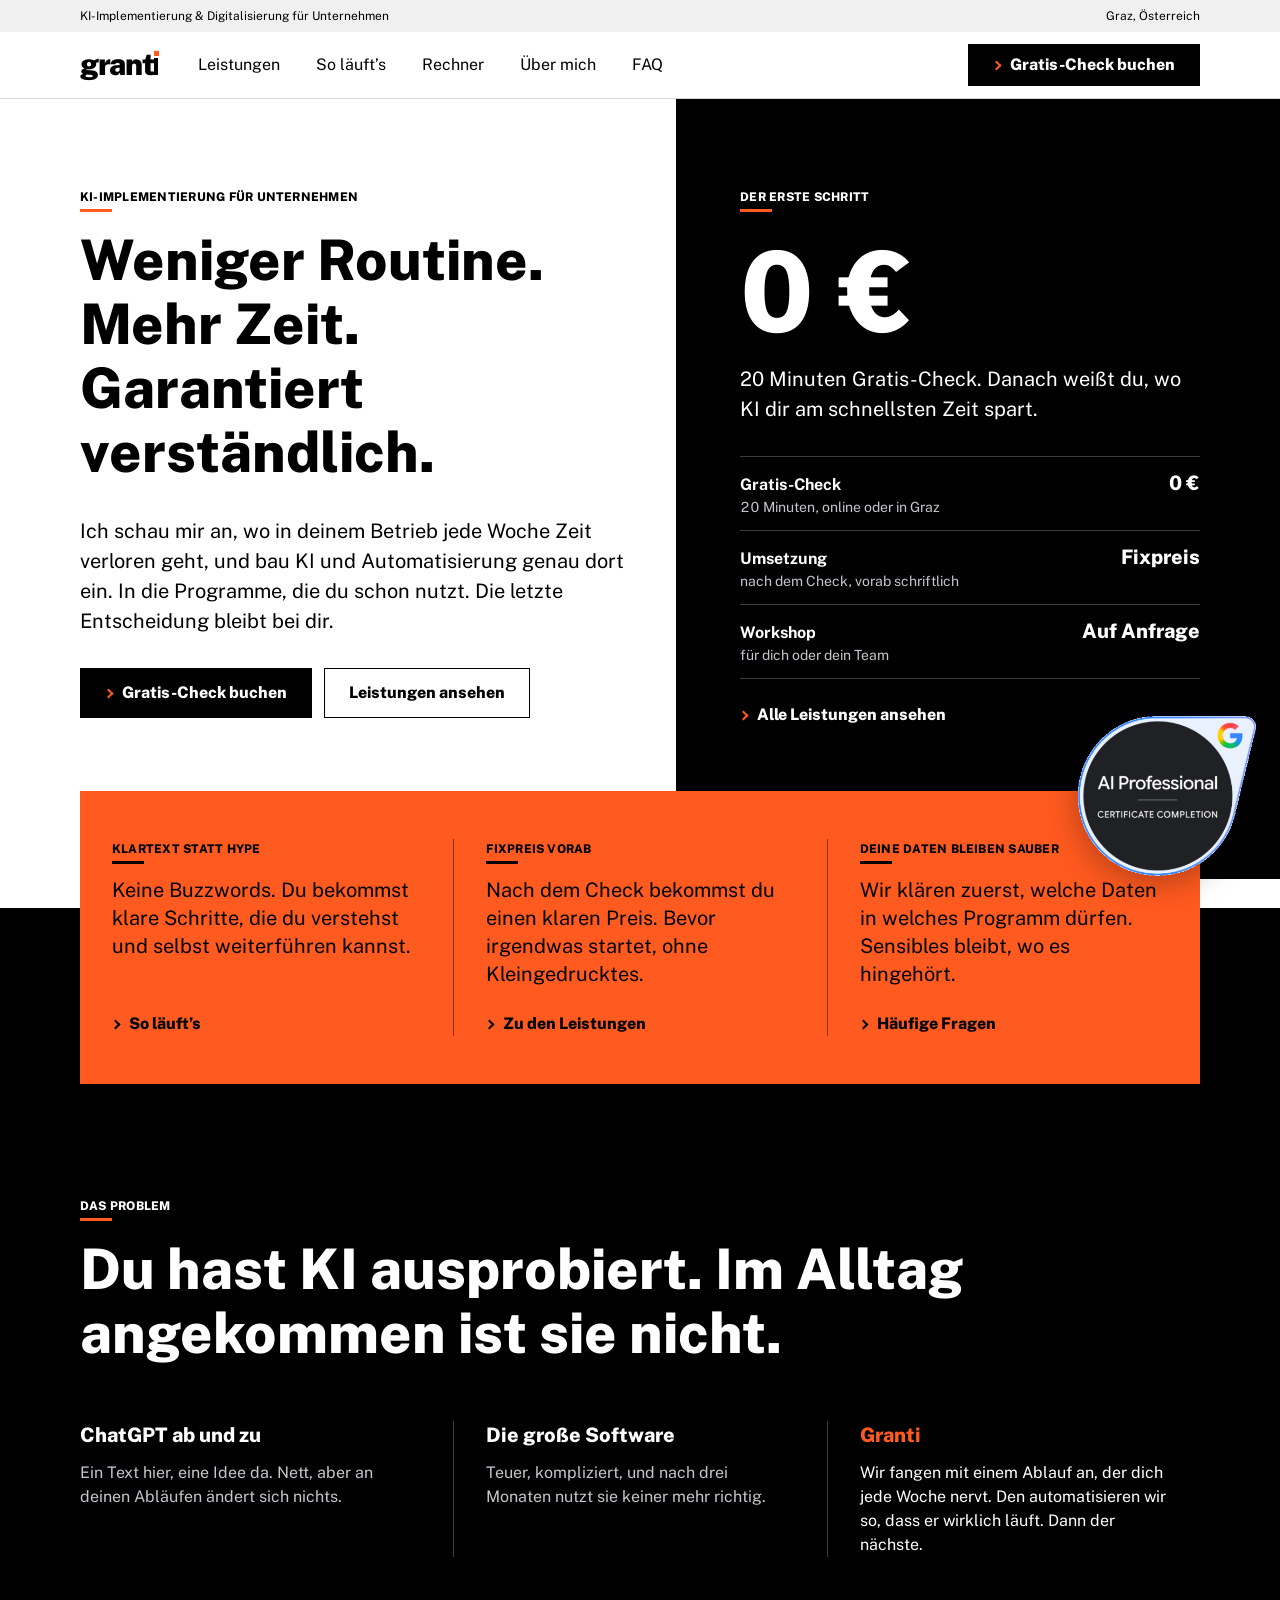
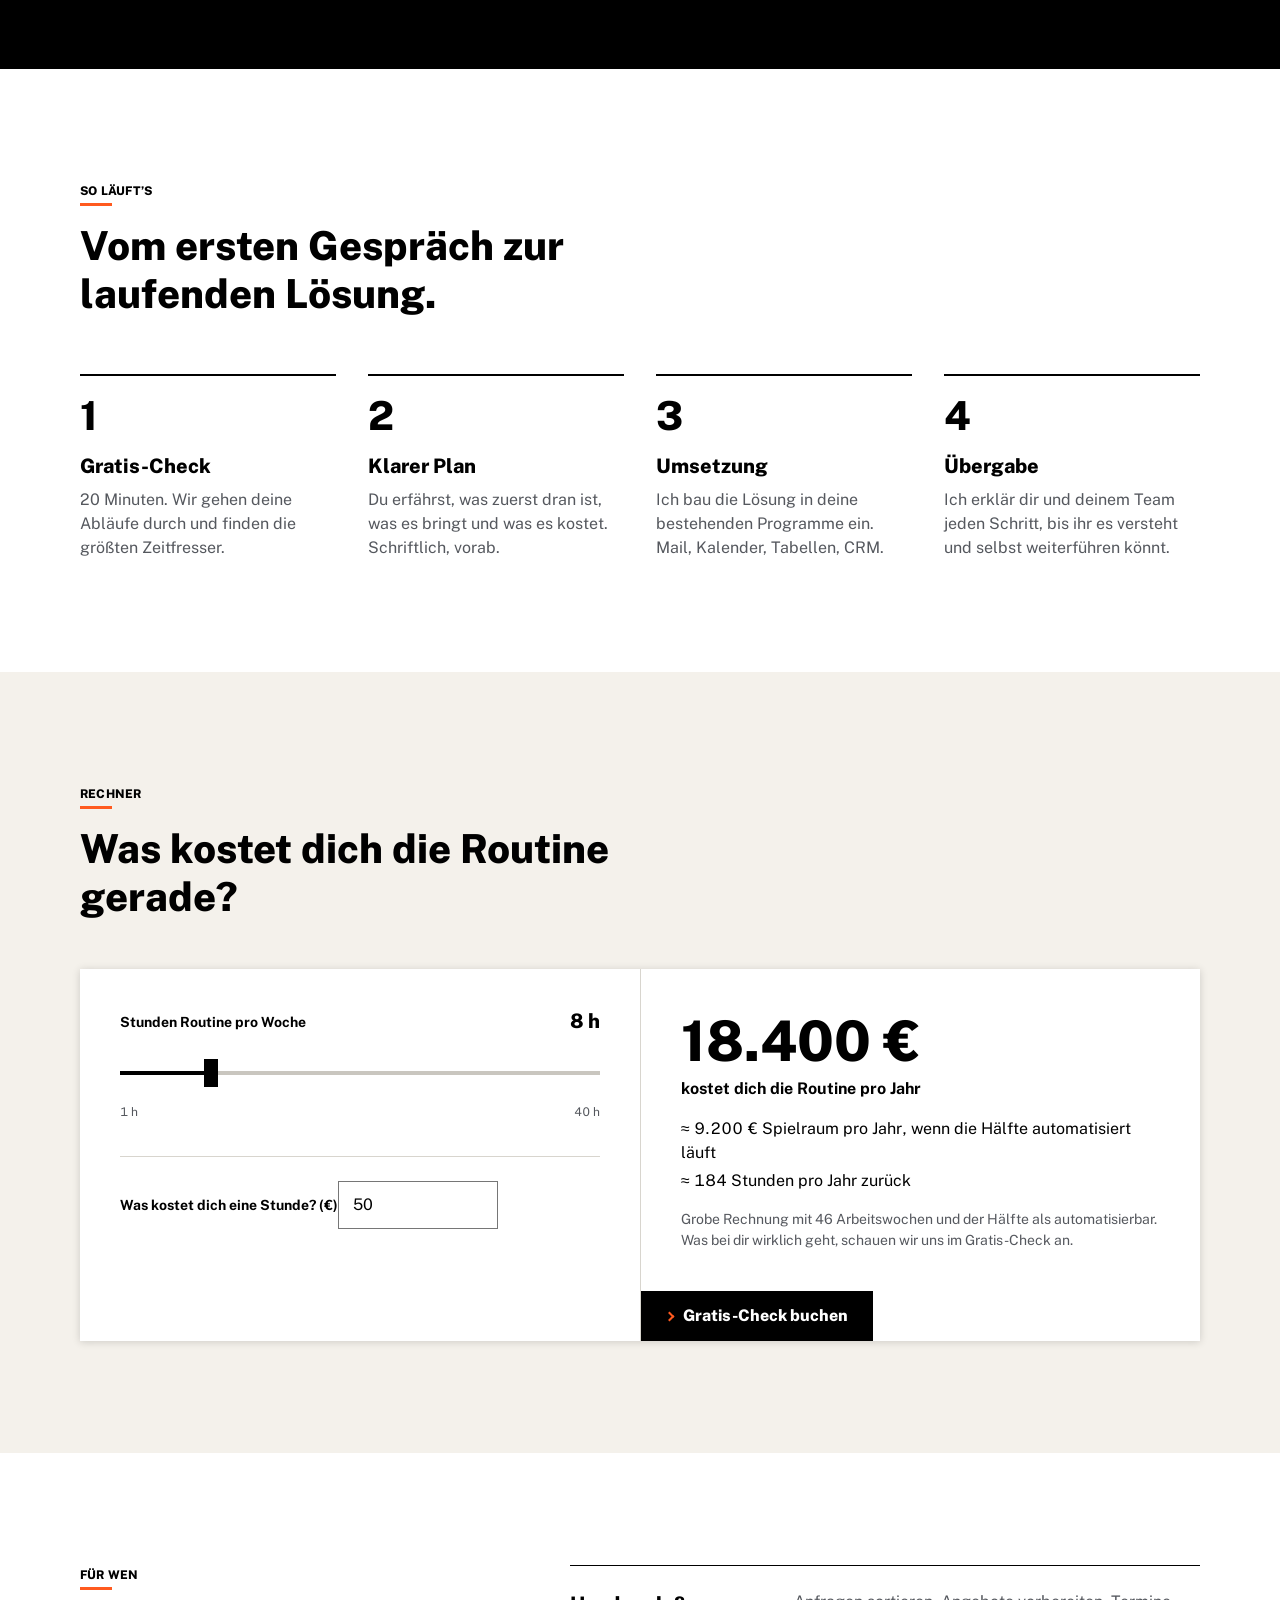
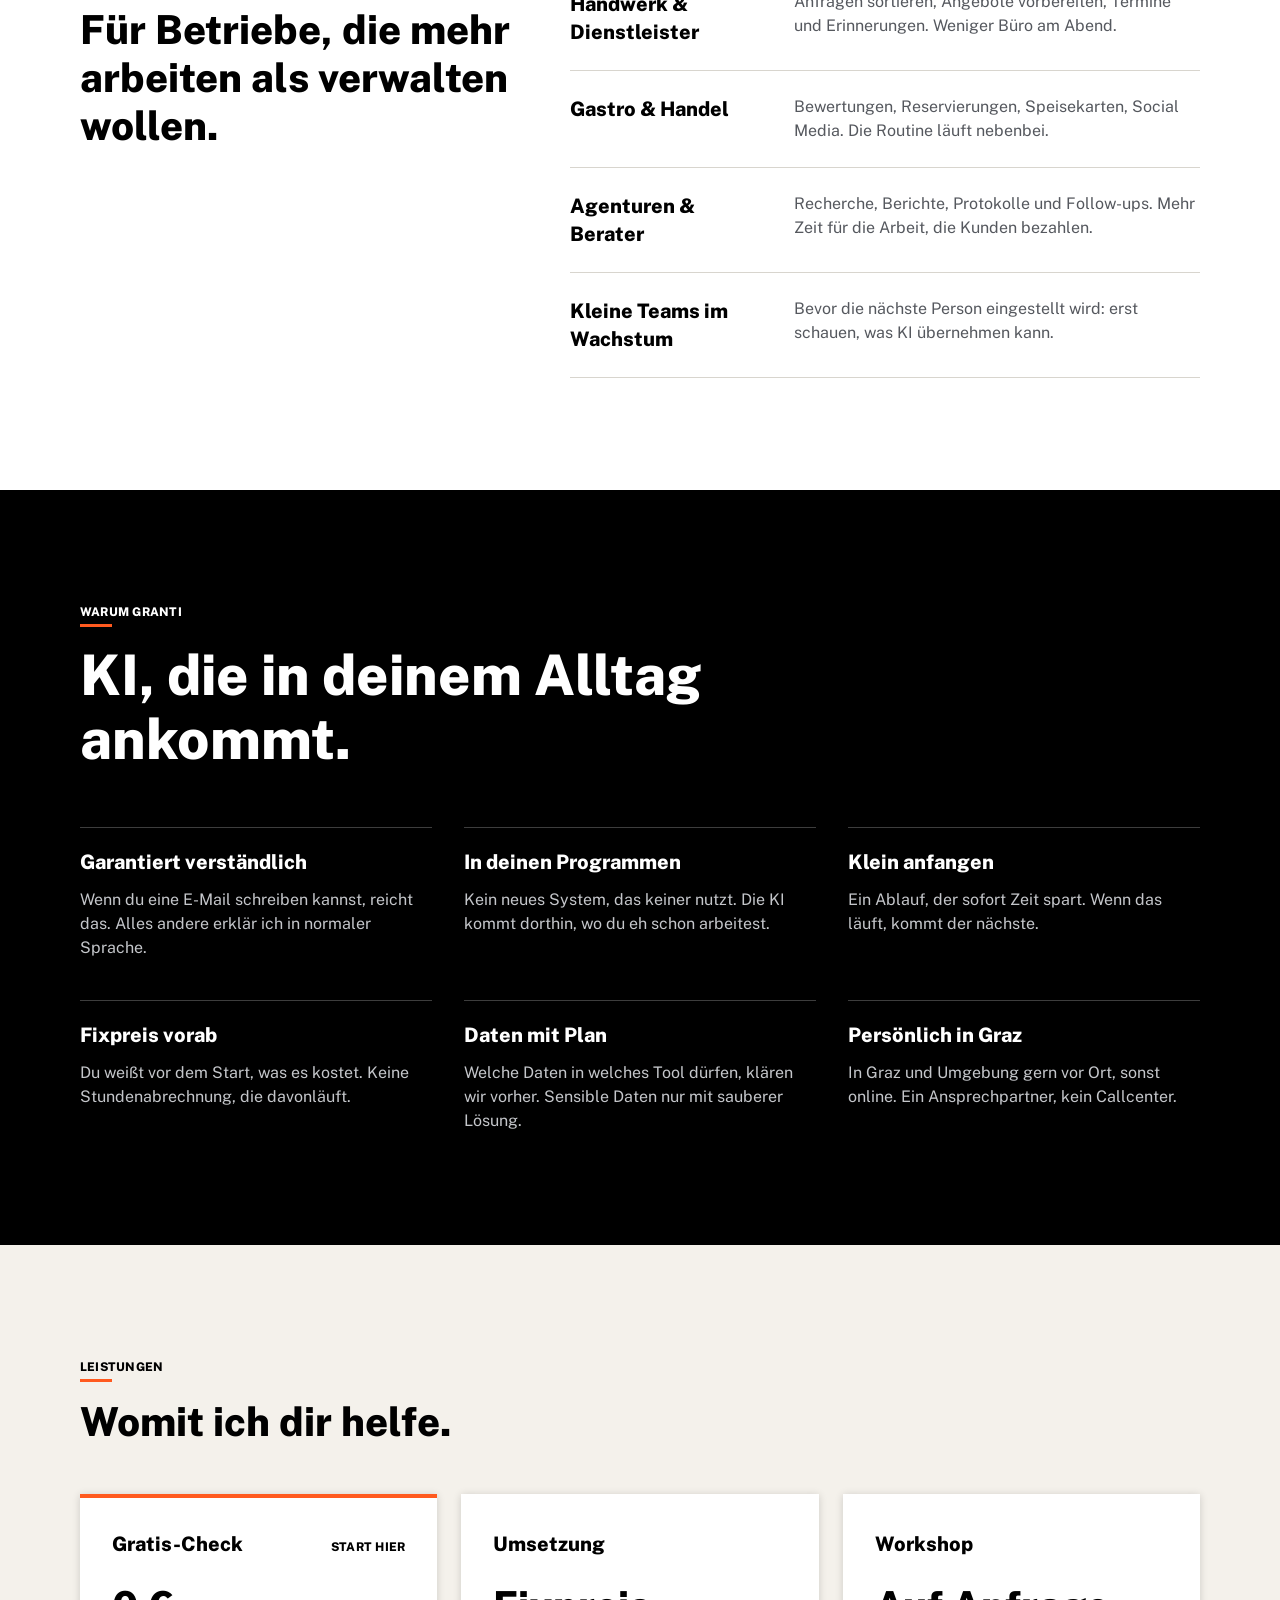
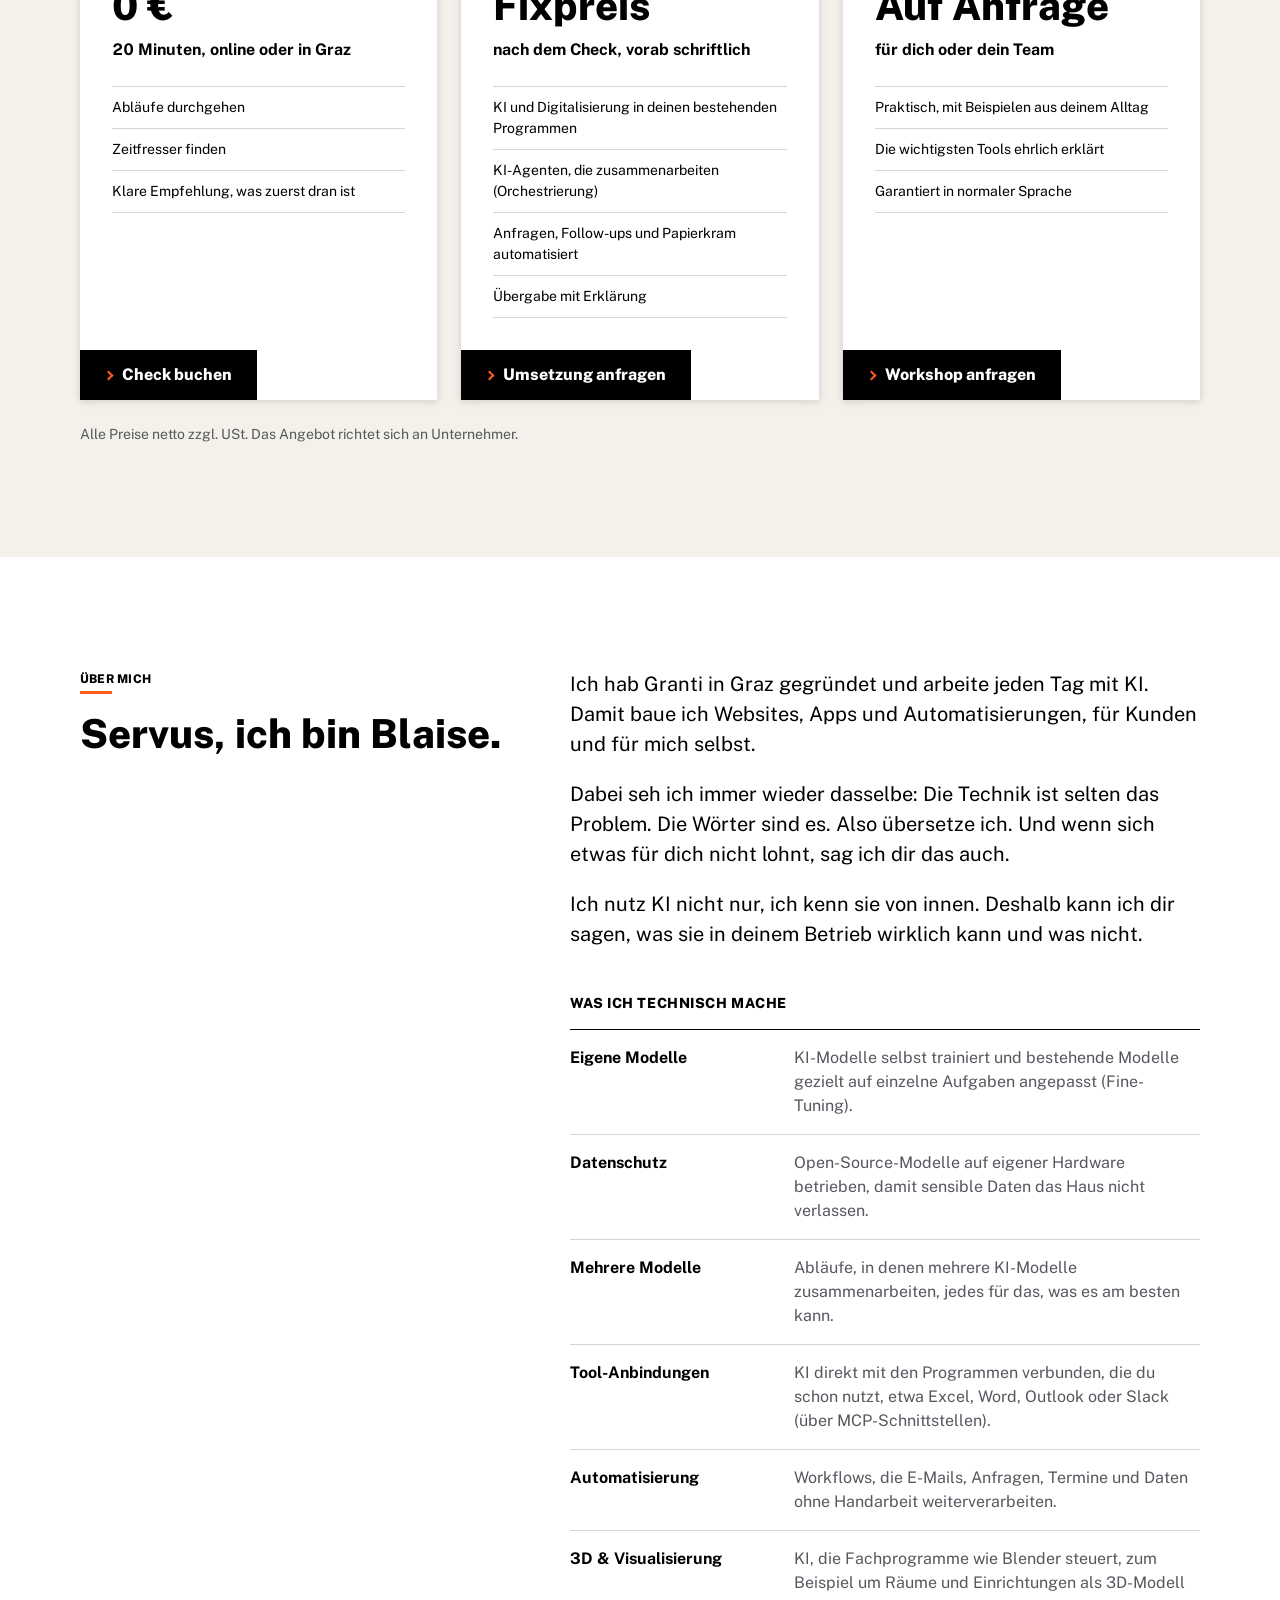
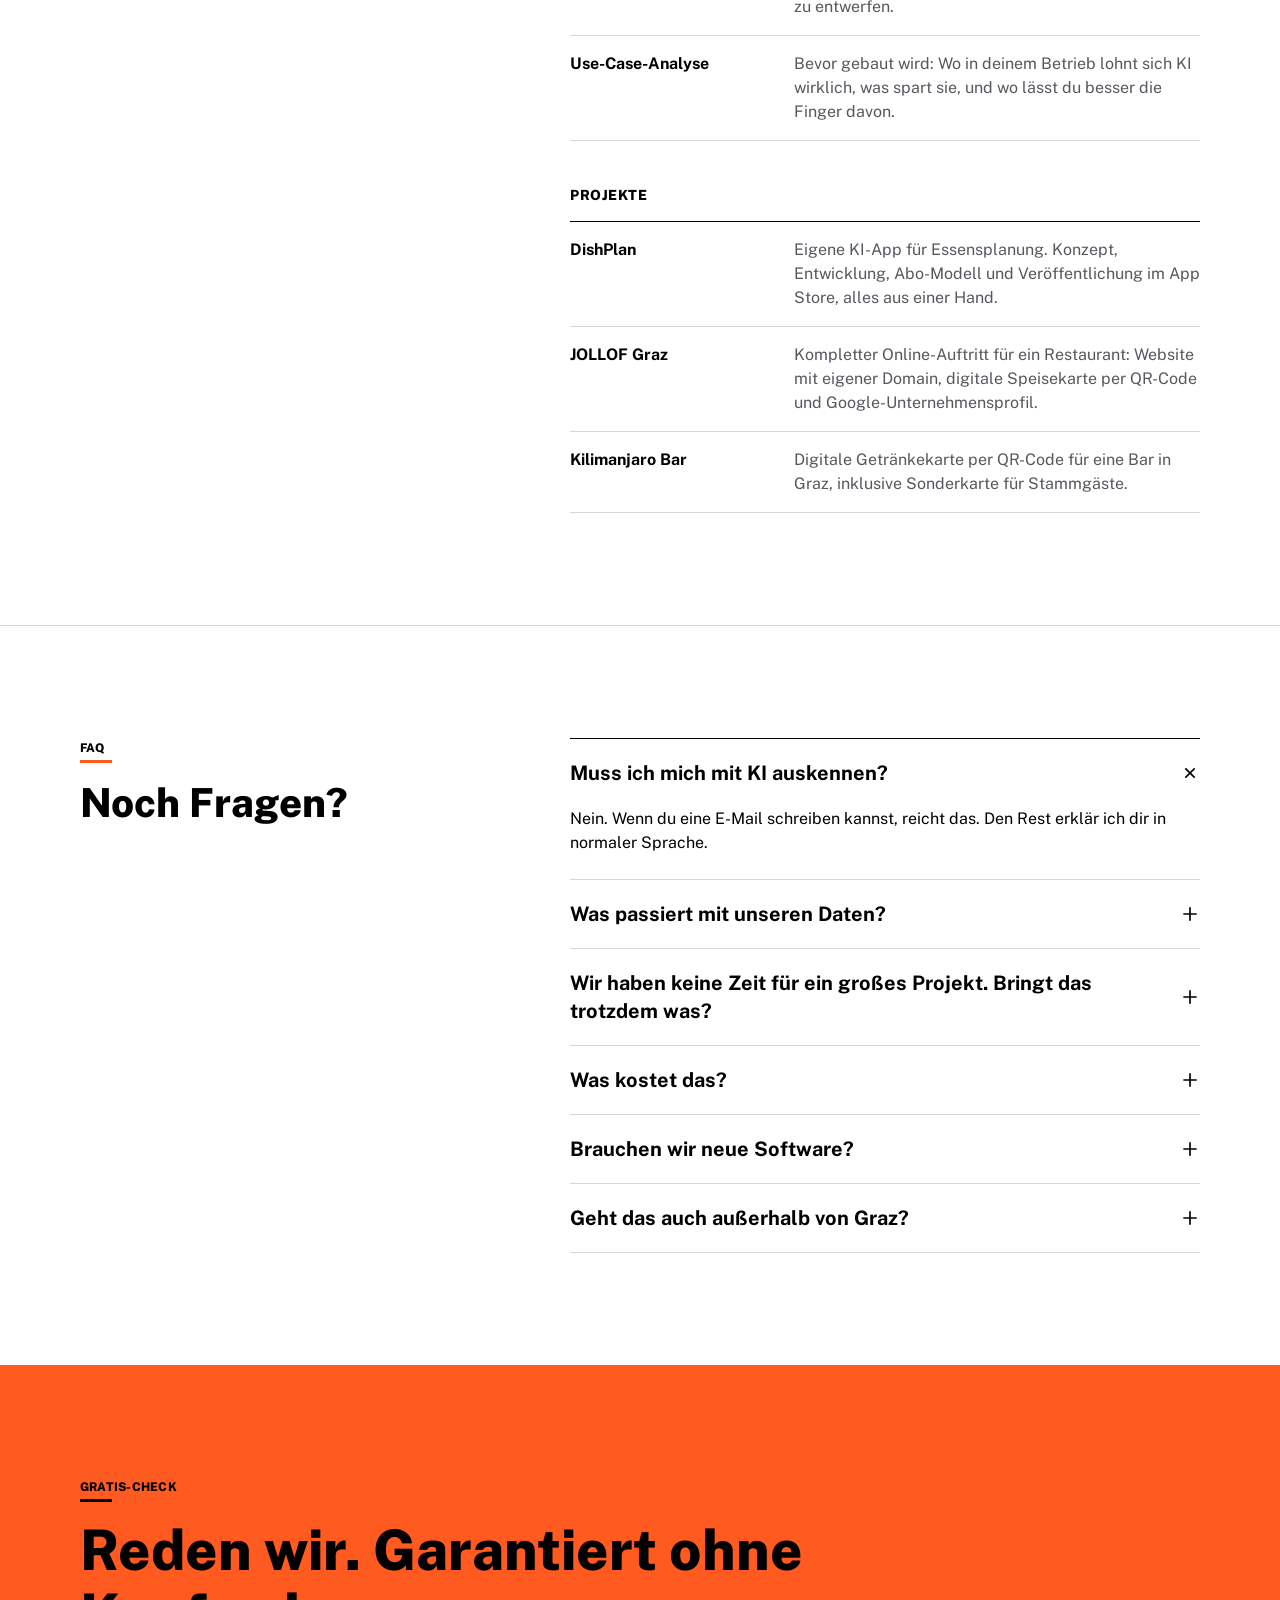
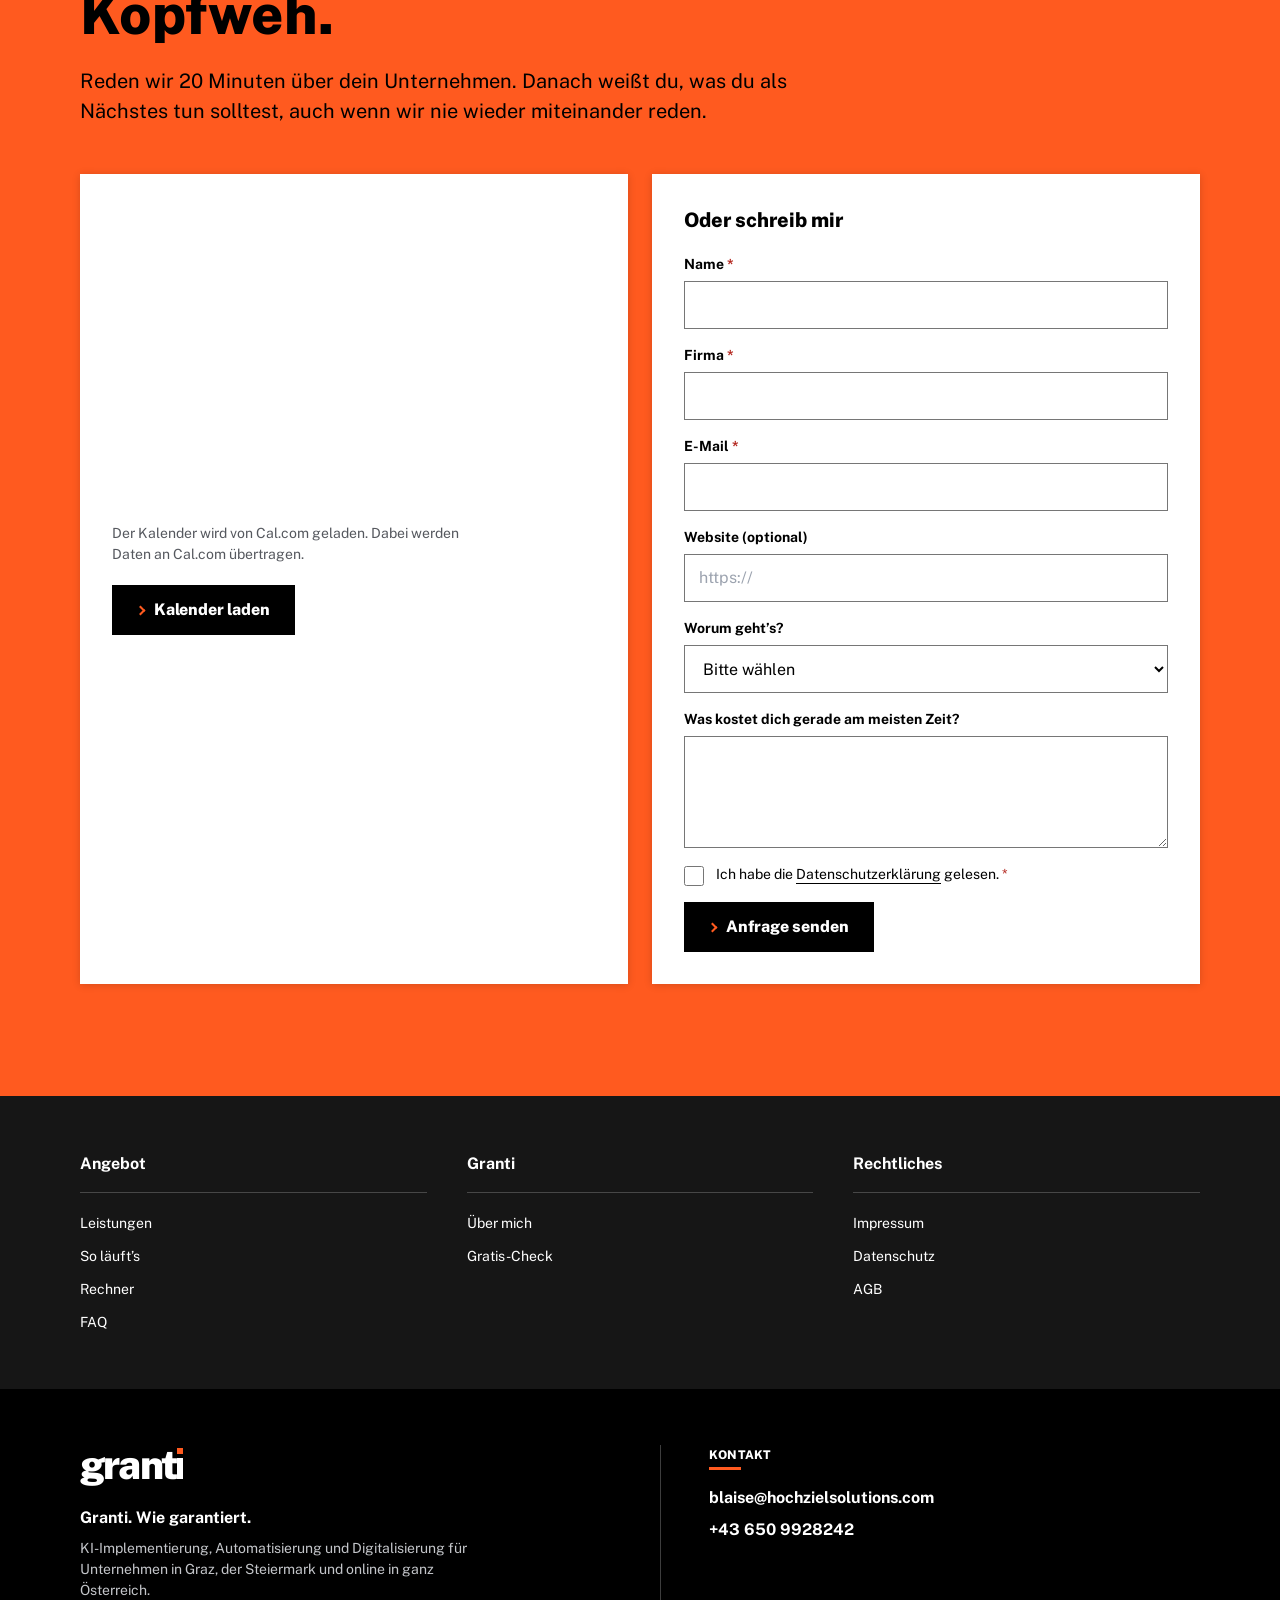
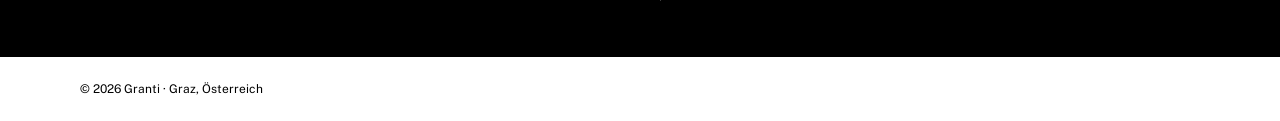
<file: impressum/index.html>
<!doctype html>
<html lang="de-AT"><head>
<meta charset="utf-8">
<meta name="viewport" content="width=device-width, initial-scale=1, viewport-fit=cover">
<title>Impressum | Granti</title>
<meta name="description" content="Impressum von Granti nach § 5 ECG und § 25 MedienG.">
<link rel="canonical" href="https://granti.at/impressum">
<meta name="theme-color" content="#ffffff">
<meta name="robots" content="index, follow">
<link rel="icon" href="/favicon.svg" type="image/svg+xml">
<link rel="icon" href="/favicon-32.png" sizes="32x32" type="image/png">
<link rel="icon" href="/favicon-16.png" sizes="16x16" type="image/png">
<link rel="apple-touch-icon" href="/favicon-180.png">
<meta property="og:type" content="website">
<meta property="og:site_name" content="Granti">
<meta property="og:locale" content="de_AT">
<meta property="og:url" content="https://granti.at/impressum">
<meta property="og:title" content="Impressum | Granti">
<meta property="og:description" content="Impressum von Granti nach § 5 ECG und § 25 MedienG.">
<meta property="og:image" content="https://granti.at/og.png">
<meta property="og:image:width" content="1200">
<meta property="og:image:height" content="630">
<meta name="twitter:card" content="summary_large_image">
<script type="application/ld+json">
{"@context":"https://schema.org","@graph":[
{"@type":"ProfessionalService","name":"Granti","url":"https://granti.at/","logo":"https://granti.at/favicon-512.png","email":"blaise@hochzielsolutions.com","telephone":"+436509928242","address":{"@type":"PostalAddress","streetAddress":"Schönaugasse 21/10","postalCode":"8010","addressLocality":"Graz","addressCountry":"AT"},"areaServed":"AT"},
{"@type":"Service","name":"KI-Implementierung und Automatisierung","serviceType":"KI-Implementierung","provider":{"@type":"Organization","name":"Granti"},"areaServed":"AT"}
]}
</script>
  <script type="module" crossorigin="" src="/assets/index-CL4dHuHh.js"></script>
  <link rel="stylesheet" crossorigin="" href="/assets/index-DXUTtpkm.css">
<link rel="preload" href="/assets/public-sans-latin-wght-normal-DdeTHZLK.woff2" as="font" type="font/woff2" crossorigin=""></head>
<body>
<div id="root"><a href="#inhalt" class="sr-only focus:not-sr-only focus:fixed focus:left-4 focus:top-4 focus:z-[60] btn btn-primary">Zum Inhalt springen</a><div class="wrap hidden h-8 items-center justify-between bg-[#f0f0f0] text-[12px] lg:flex"><span>KI-Implementierung &amp; Digitalisierung für Unternehmen</span><span>Graz, Österreich</span></div><header class="sticky top-0 z-40 border-b border-line bg-white"><div class="wrap flex h-[66px] items-center gap-10"><a class="mr-auto text-black no-underline lg:mr-0" aria-label="Granti, zur Startseite" href="/" data-discover="true"><span class="inline-flex items-baseline font-[850] leading-none tracking-[-.045em] text-[30px]" aria-label="granti">grant<span aria-hidden="true" class="relative ml-[.035em] inline-block h-[.535em] w-[.135em] bg-current"><span class="absolute left-[-.01em] top-[-.235em] h-[.155em] w-[.155em] bg-[#ff5a1f]"></span></span></span></a><nav aria-label="Hauptmenü" class="mr-auto hidden items-center gap-9 lg:flex"><a class="text-[16px] text-black no-underline underline-offset-[22px] hover:underline hover:decoration-2" href="/#leistungen" data-discover="true">Leistungen</a><a class="text-[16px] text-black no-underline underline-offset-[22px] hover:underline hover:decoration-2" href="/#ablauf" data-discover="true">So läuft’s</a><a class="text-[16px] text-black no-underline underline-offset-[22px] hover:underline hover:decoration-2" href="/#rechner" data-discover="true">Rechner</a><a class="text-[16px] text-black no-underline underline-offset-[22px] hover:underline hover:decoration-2" href="/#ueber-mich" data-discover="true">Über mich</a><a class="text-[16px] text-black no-underline underline-offset-[22px] hover:underline hover:decoration-2" href="/#faq" data-discover="true">FAQ</a></nav><a class="btn btn-primary hidden !min-h-[42px] !py-2 sm:inline-flex" href="/#termin" data-discover="true">Gratis-Check buchen</a><button type="button" class="btn btn-ghost !min-h-[44px] !w-[44px] !p-0 lg:hidden" aria-label="Menü öffnen" aria-expanded="false"><svg width="24" height="24" viewBox="0 0 24 24" fill="none" stroke="currentColor" stroke-width="2" stroke-linecap="square" aria-hidden="true"><path d="M4 7h16M4 12h16M4 17h16"></path></svg></button></div></header><main id="inhalt"><section class="wrap py-14 lg:py-20"><div class="max-w-[860px]"><h1>Impressum</h1><div class="mt-10 grid gap-8 border-t border-black pt-8"><section><h2 class="!text-[20px] !leading-[28px]">Angaben nach § 5 ECG und § 25 MedienG</h2><div class="mt-3 grid gap-2"><p>Granti</p><p>Inhaber: Blaise Shimwe</p><p>Anschrift: Schönaugasse 21/10, 8010 Graz, Österreich</p><p>E-Mail: blaise@hochzielsolutions.com</p><p>Telefon: +43 650 9928242</p></div></section><section><h2 class="!text-[20px] !leading-[28px]">Gewerbe</h2><div class="mt-3 grid gap-2"><p>Gewerbe: Werbeagentur (freies Gewerbe)</p><p>GISA-Zahl: 38858505</p><p>Gewerbebehörde: Magistrat der Stadt Graz</p><p>Mitgliedschaft: Wirtschaftskammer Steiermark, Fachgruppe Werbung und Marktkommunikation</p><p>Berufsrecht: Gewerbeordnung (www.ris.bka.gv.at)</p></div></section><section><h2 class="!text-[20px] !leading-[28px]">Offenlegung nach § 25 MedienG</h2><div class="mt-3 grid gap-2"><p>Medieninhaber: Blaise Shimwe</p><p>Unternehmensgegenstand: Werbung und Marktkommunikation</p><p>Blattlinie: Präsentation der Leistungen von Granti.</p></div></section></div></div></section></main><footer><div class="on-ink wrap py-14"><nav aria-label="Fußzeile" class="grid gap-10 md:grid-cols-3"><div><p class="border-b border-line pb-4 font-bold">Angebot</p><ul class="mt-5 grid gap-3 text-[14px] leading-[21px]"><li><a class="text-white no-underline underline-offset-4 hover:underline" href="/#leistungen" data-discover="true">Leistungen</a></li><li><a class="text-white no-underline underline-offset-4 hover:underline" href="/#ablauf" data-discover="true">So läuft’s</a></li><li><a class="text-white no-underline underline-offset-4 hover:underline" href="/#rechner" data-discover="true">Rechner</a></li><li><a class="text-white no-underline underline-offset-4 hover:underline" href="/#faq" data-discover="true">FAQ</a></li></ul></div><div><p class="border-b border-line pb-4 font-bold">Granti</p><ul class="mt-5 grid gap-3 text-[14px] leading-[21px]"><li><a class="text-white no-underline underline-offset-4 hover:underline" href="/#ueber-mich" data-discover="true">Über mich</a></li><li><a class="text-white no-underline underline-offset-4 hover:underline" href="/#termin" data-discover="true">Gratis-Check</a></li></ul></div><div><p class="border-b border-line pb-4 font-bold">Rechtliches</p><ul class="mt-5 grid gap-3 text-[14px] leading-[21px]"><li><a class="text-white no-underline underline-offset-4 hover:underline" href="/impressum" data-discover="true">Impressum</a></li><li><a class="text-white no-underline underline-offset-4 hover:underline" href="/datenschutz" data-discover="true">Datenschutz</a></li><li><a class="text-white no-underline underline-offset-4 hover:underline" href="/agb" data-discover="true">AGB</a></li></ul></div></nav></div><div class="on-dark wrap grid gap-10 py-14 md:grid-cols-2"><div><span class="inline-flex items-baseline font-[850] leading-none tracking-[-.045em] text-[40px]" aria-label="granti">grant<span aria-hidden="true" class="relative ml-[.035em] inline-block h-[.535em] w-[.135em] bg-current"><span class="absolute left-[-.01em] top-[-.235em] h-[.155em] w-[.155em] bg-[#ff5a1f]"></span></span></span><p class="mt-5 font-bold">Granti. Wie garantiert.</p><p class="mt-2 max-w-[46ch] text-[14px] leading-[21px] text-muted">KI-Implementierung, Automatisierung und Digitalisierung für Unternehmen in Graz, der Steiermark und online in ganz Österreich.</p></div><div class="md:border-l md:border-line md:pl-12"><p class="eyebrow">Kontakt</p><p class="mt-4 font-bold"><a href="mailto:blaise@hochzielsolutions.com" class="text-white no-underline underline-offset-4 hover:underline">blaise@hochzielsolutions.com</a></p><p class="mt-2 font-bold"><a href="tel:+436509928242" class="text-white no-underline underline-offset-4 hover:underline">+43 650 9928242</a></p></div></div><div class="wrap flex flex-wrap items-center justify-between gap-4 py-5 text-[12px]"><span>© 2026 Granti · Graz, Österreich</span></div></footer><img alt="Google AI Professional – Certificate Completion" title="Google AI Professional Certificate (Google Career Certificates)" width="330" height="297" class="pointer-events-none fixed bottom-3 right-3 z-30 h-[104px] w-auto select-none drop-shadow-[0_6px_16px_rgba(0,0,0,0.3)] md:bottom-6 md:right-6 md:h-40" src="/google-ai-badge.png"></div>


</body></html>
</file>
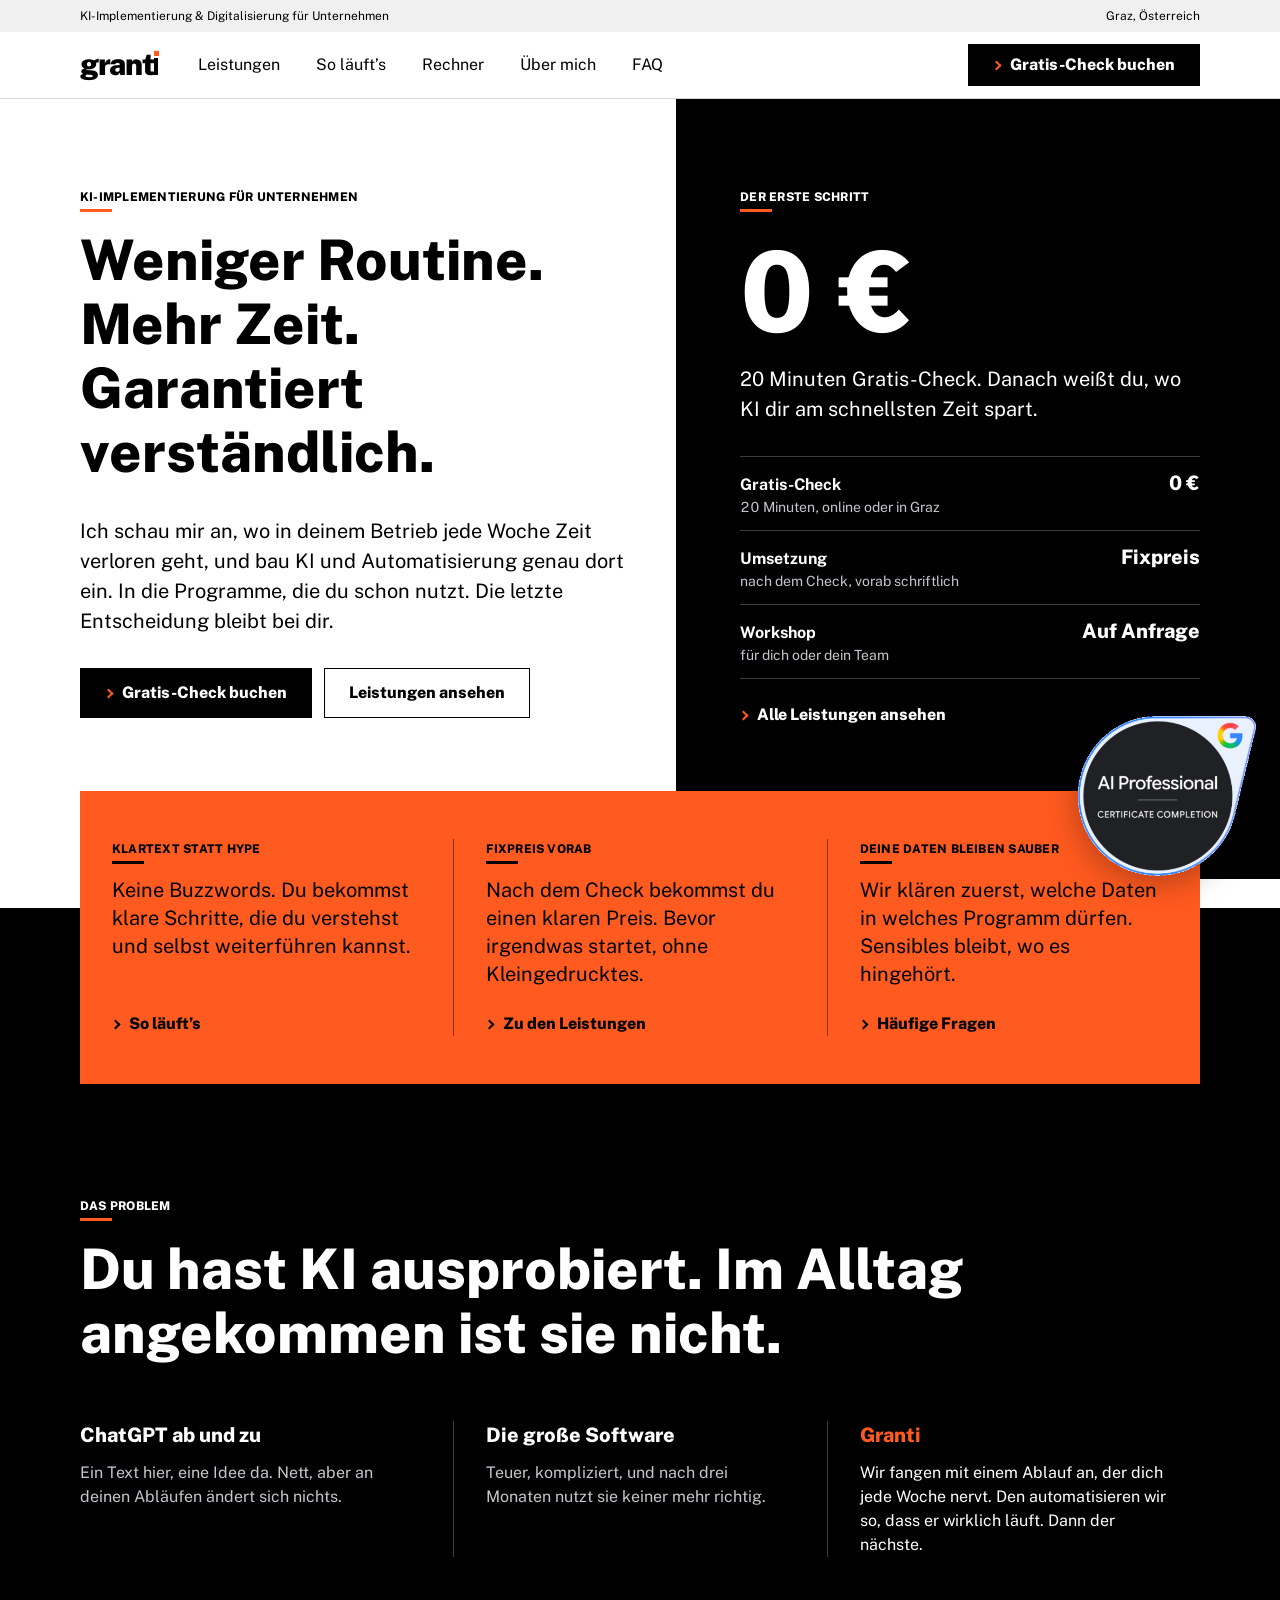
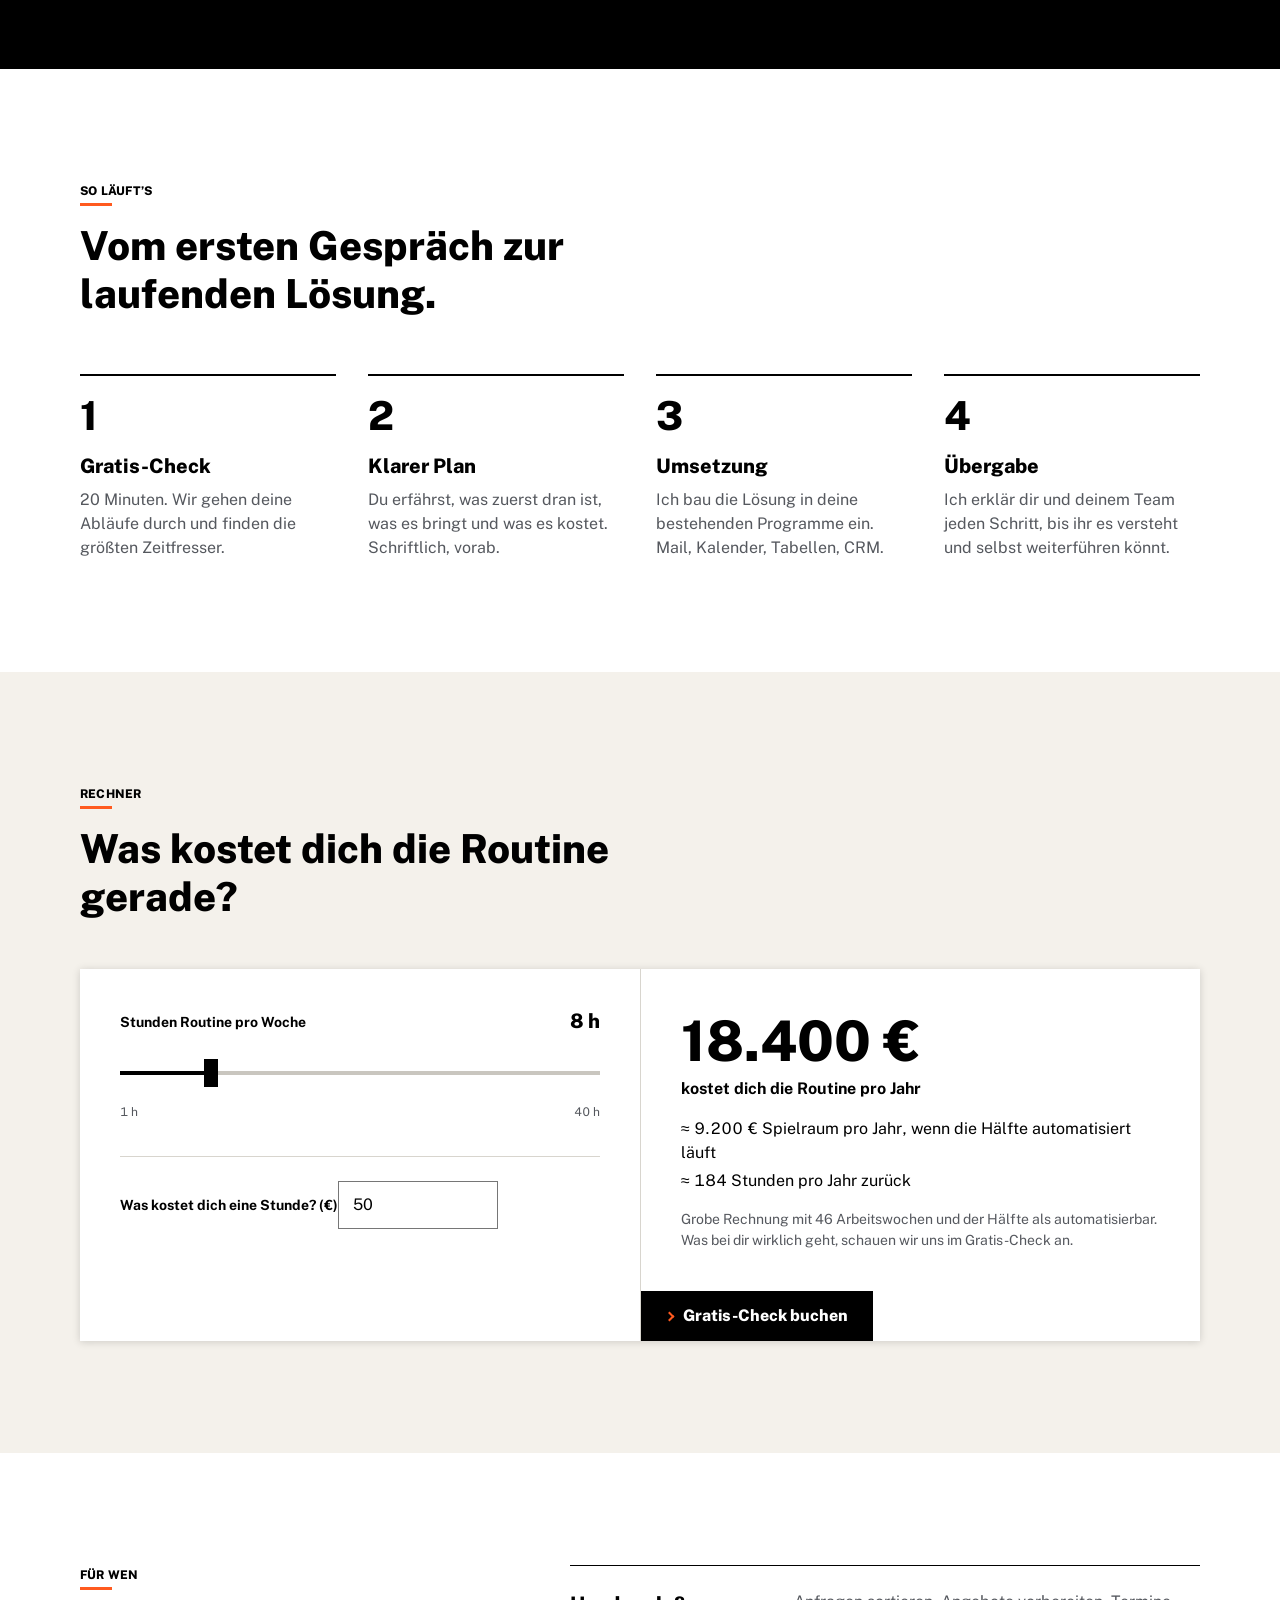
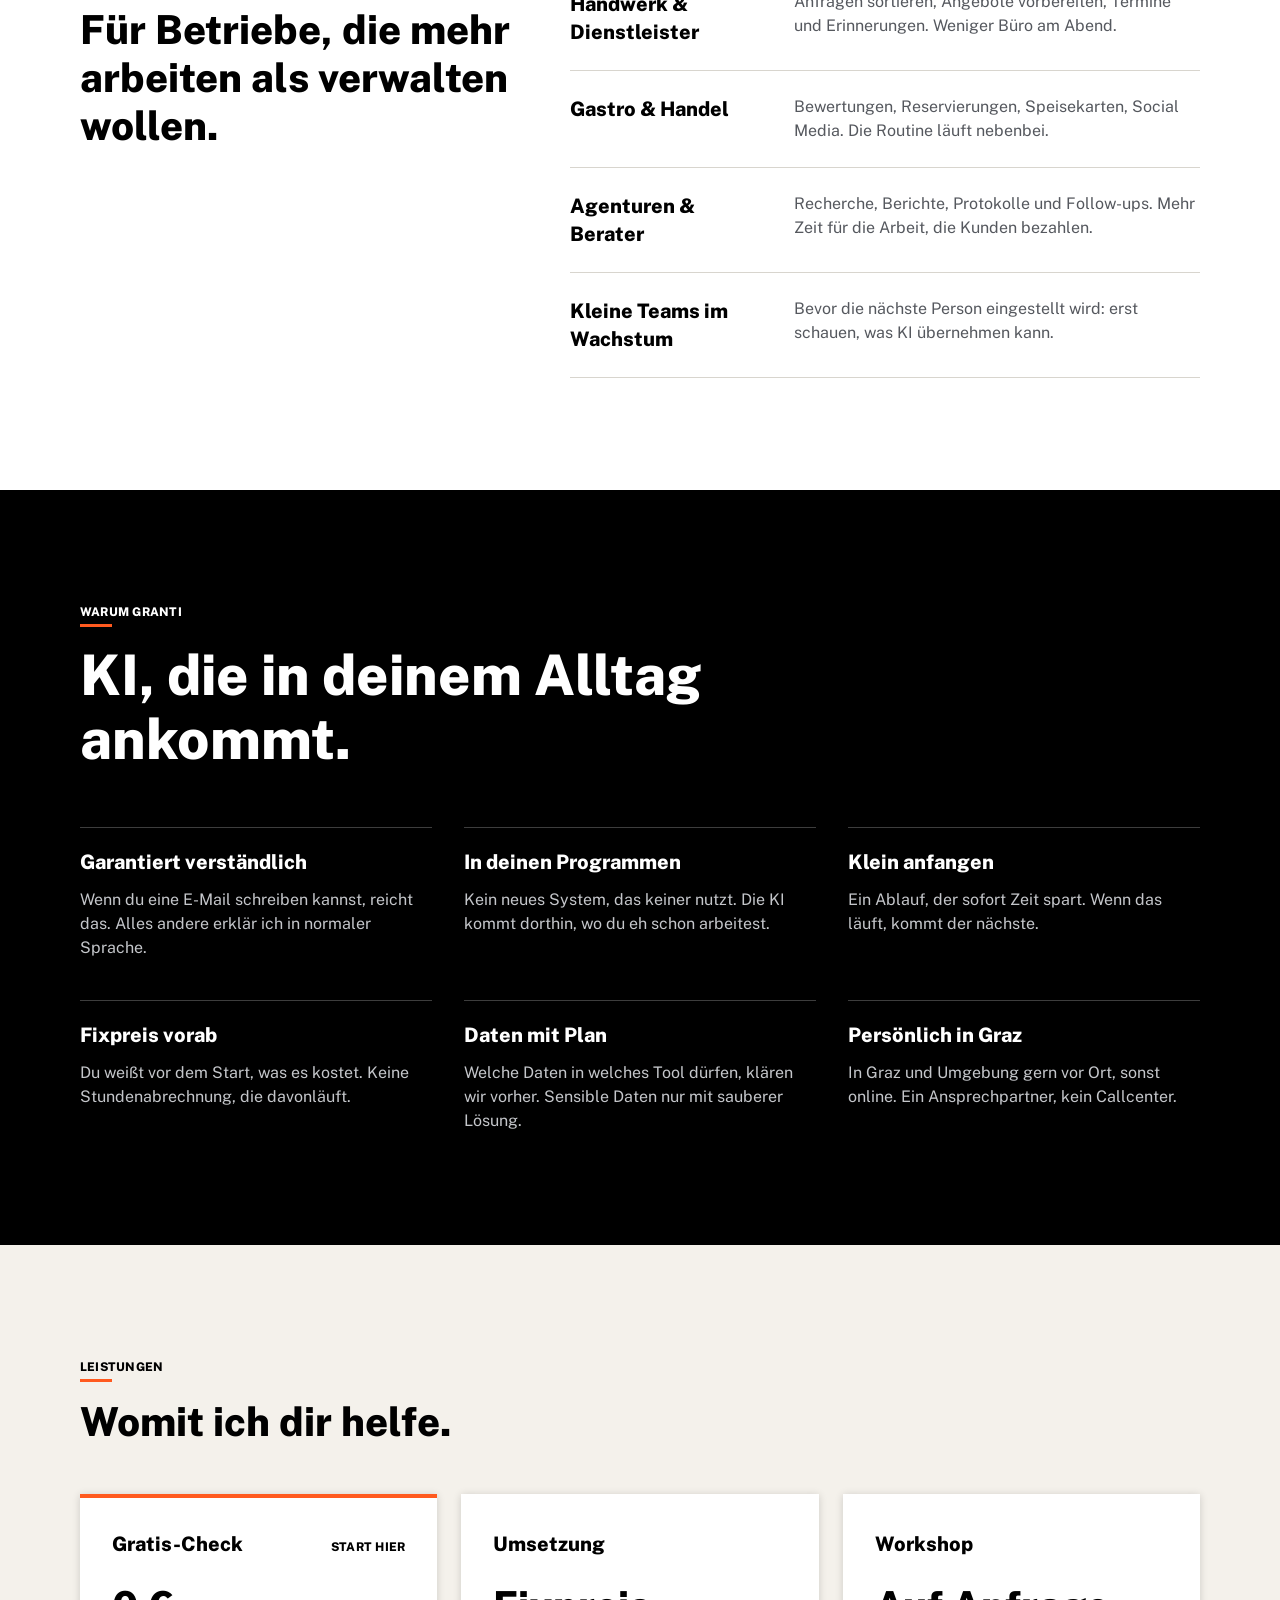
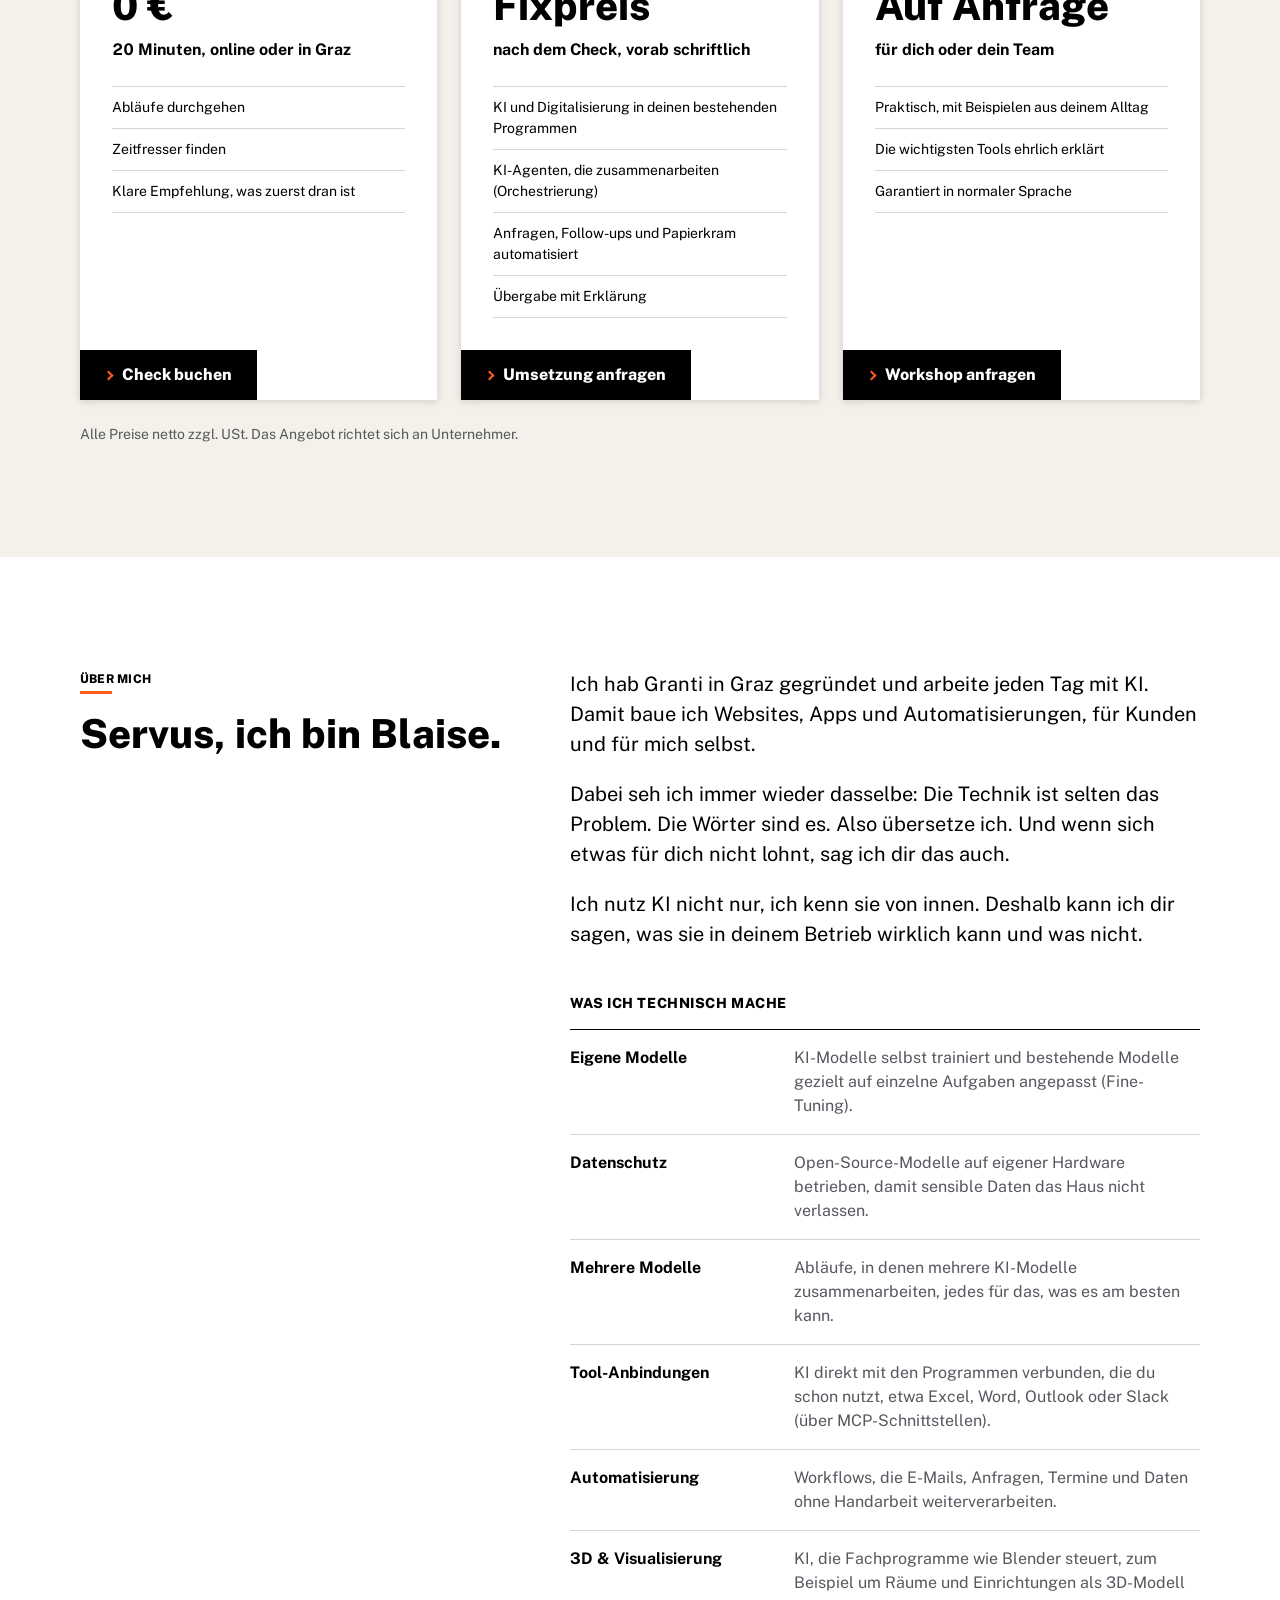
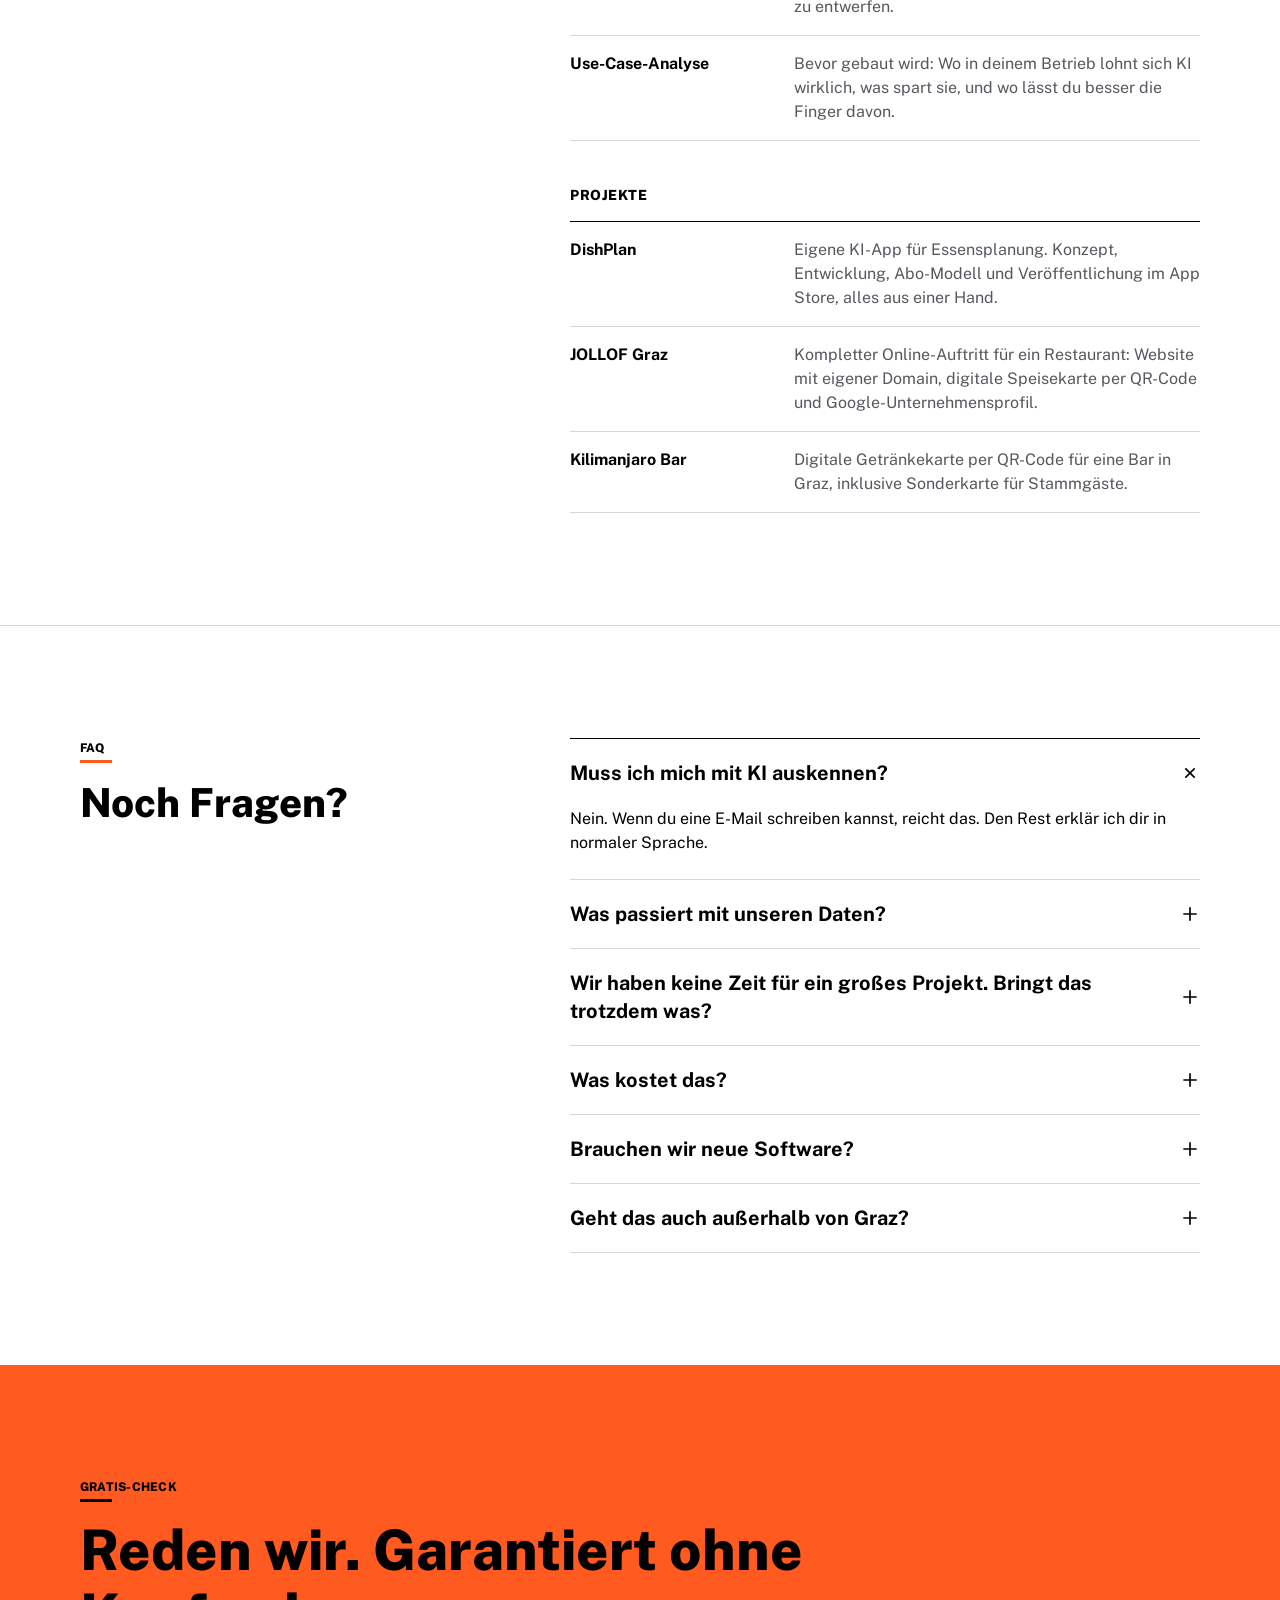
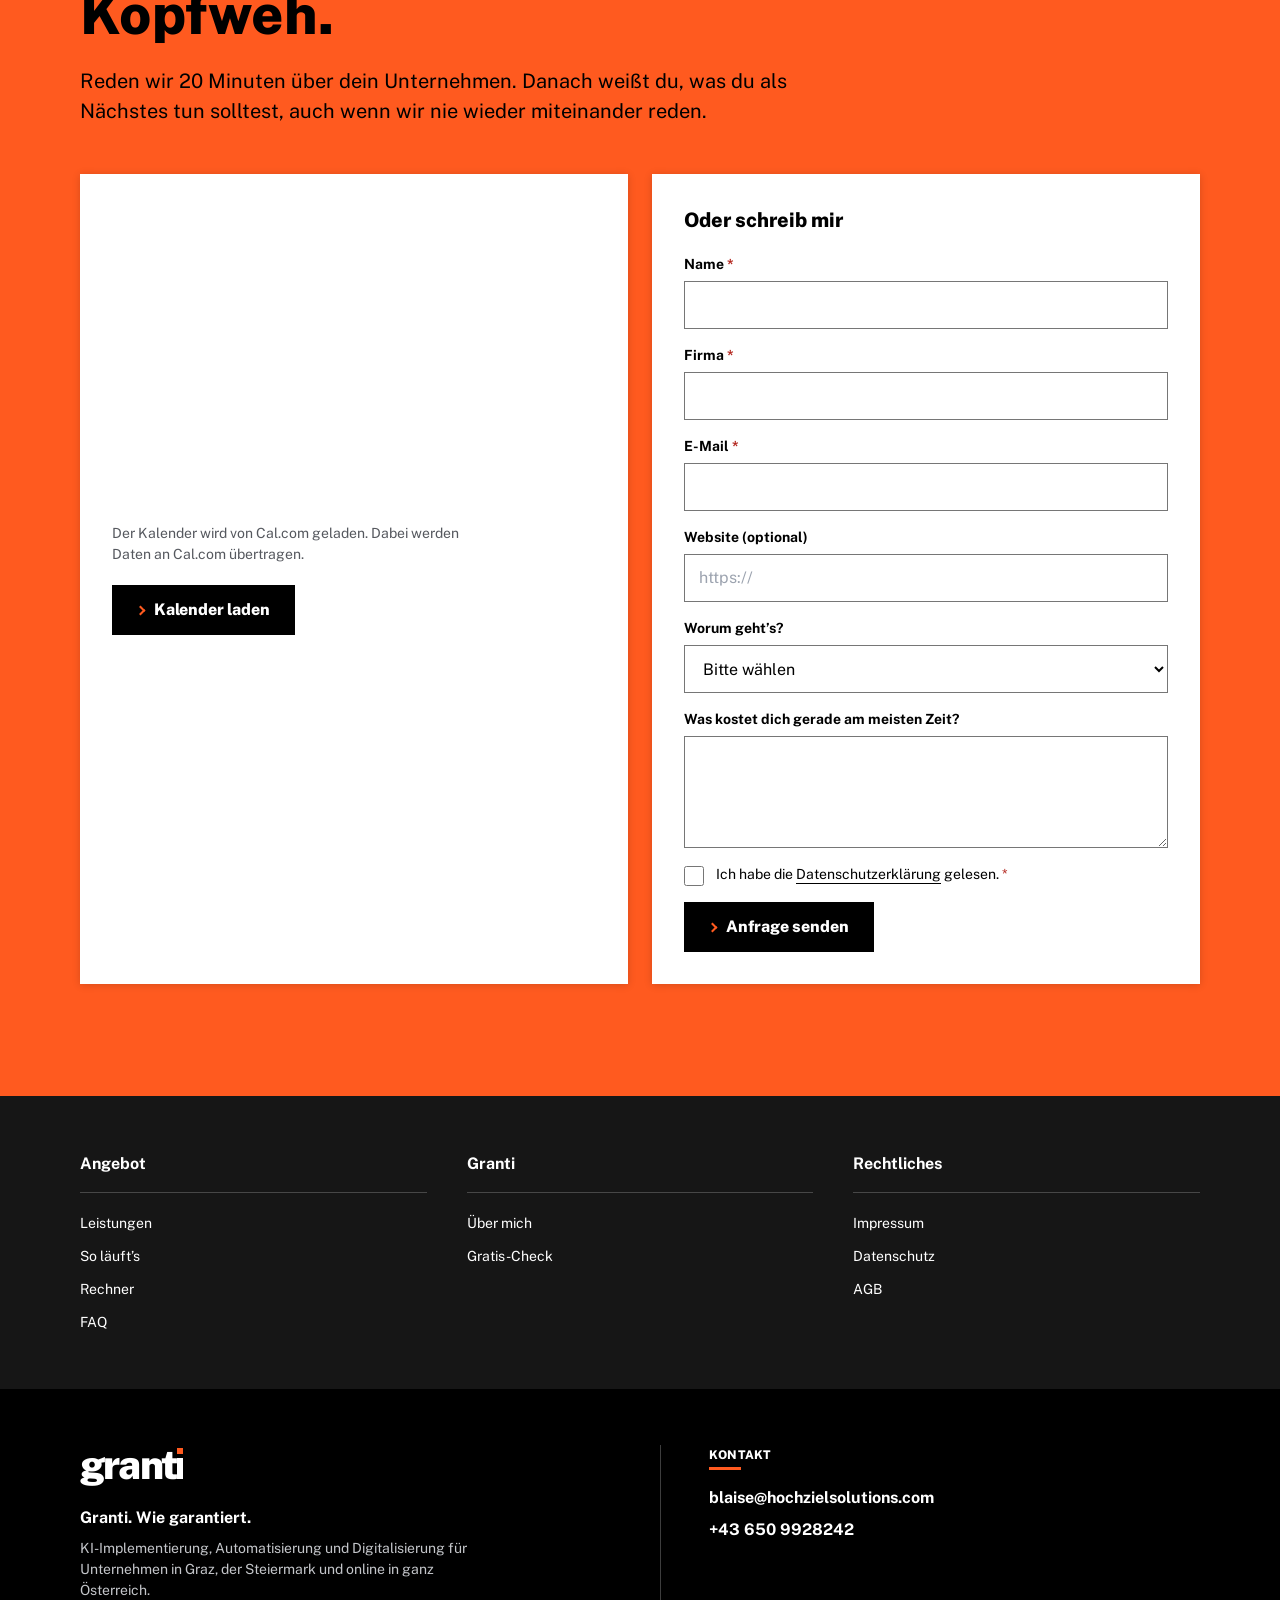
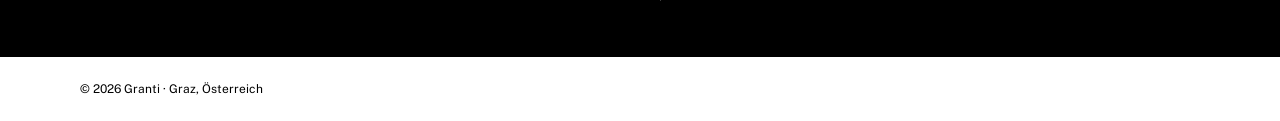
<file: rechner/index.html>
<!doctype html>
<html lang="de-AT"><head>
<meta charset="utf-8">
<meta name="viewport" content="width=device-width, initial-scale=1, viewport-fit=cover">
<title>KI-Rechner: Wie viel sparst und verdienst du mit KI? | Granti</title>
<meta name="description" content="In 30 Sekunden ausrechnen: Wie viel Kosten du mit KI-Automatisierung sparst und wie viel mehr Umsatz in der gewonnenen Zeit drin ist.">
<link rel="canonical" href="https://granti.at/rechner">
<meta name="theme-color" content="#ffffff">
<meta name="robots" content="index, follow">
<link rel="icon" href="/favicon.svg" type="image/svg+xml">
<link rel="icon" href="/favicon-32.png" sizes="32x32" type="image/png">
<link rel="icon" href="/favicon-16.png" sizes="16x16" type="image/png">
<link rel="apple-touch-icon" href="/favicon-180.png">
<meta property="og:type" content="website">
<meta property="og:site_name" content="Granti">
<meta property="og:locale" content="de_AT">
<meta property="og:url" content="https://granti.at/rechner">
<meta property="og:title" content="KI-Rechner: Wie viel sparst und verdienst du mit KI? | Granti">
<meta property="og:description" content="In 30 Sekunden ausrechnen: Wie viel Kosten du mit KI-Automatisierung sparst und wie viel mehr Umsatz in der gewonnenen Zeit drin ist.">
<meta property="og:image" content="https://granti.at/og.png">
<meta property="og:image:width" content="1200">
<meta property="og:image:height" content="630">
<meta name="twitter:card" content="summary_large_image">
<script type="application/ld+json">
{"@context":"https://schema.org","@graph":[
{"@type":"ProfessionalService","name":"Granti","url":"https://granti.at/","logo":"https://granti.at/favicon-512.png","email":"blaise@hochzielsolutions.com","telephone":"+436509928242","address":{"@type":"PostalAddress","streetAddress":"Schönaugasse 21/10","postalCode":"8010","addressLocality":"Graz","addressCountry":"AT"},"areaServed":"AT"},
{"@type":"Service","name":"KI-Implementierung und Automatisierung","serviceType":"KI-Implementierung","provider":{"@type":"Organization","name":"Granti"},"areaServed":"AT"}
]}
</script>
  <script type="module" crossorigin="" src="/assets/index-CL4dHuHh.js"></script>
  <link rel="stylesheet" crossorigin="" href="/assets/index-DXUTtpkm.css">
<link rel="preload" href="/assets/public-sans-latin-wght-normal-DdeTHZLK.woff2" as="font" type="font/woff2" crossorigin=""></head>
<body>
<div id="root"><div class="min-h-[100dvh] bg-[var(--stone)]"><header class="wrap flex items-center justify-between py-5"><a class="text-black no-underline" aria-label="granti – zur Startseite" href="/" data-discover="true"><span class="inline-flex items-baseline font-[850] leading-none tracking-[-.045em] text-[30px]" aria-label="granti">grant<span aria-hidden="true" class="relative ml-[.035em] inline-block h-[.535em] w-[.135em] bg-current"><span class="absolute left-[-.01em] top-[-.235em] h-[.155em] w-[.155em] bg-[#ff5a1f]"></span></span></span></a><a href="/#termin" class="btn btn-primary hidden sm:inline-flex">Gratis-Check buchen</a></header><main id="inhalt" class="wrap pb-16 pt-6 lg:pb-24 lg:pt-12"><p class="eyebrow mb-4">KI-Rechner</p><h1 class="max-w-[22ch] text-[34px] font-[850] leading-[1.1] tracking-[-.02em] md:text-[52px]">Was bringt dir KI in deinem Betrieb?</h1><p class="mt-4 max-w-[60ch] text-[17px] leading-[1.55] text-muted">Schieb die Regler auf deine Werte und sieh sofort, wie viel du an Kosten sparst und wie viel mehr Umsatz in der gewonnenen Zeit drin ist.</p><div class="card mt-10 grid lg:grid-cols-2"><div class="flex flex-col gap-8 p-6 md:p-10"><div><div class="flex flex-wrap items-end justify-between gap-4"><label for="hours" class="label">Stunden Routine pro Woche</label><span class="num stat text-[20px]">10 h</span></div><input id="hours" class="range mt-4" min="1" max="40" step="1" aria-valuetext="10 h" type="range" value="10" style="--pct: 23.076923076923077%;"><div class="num mt-1 flex justify-between text-[12px] text-muted"><span>1 h</span><span>40 h</span></div></div><div><div class="flex flex-wrap items-end justify-between gap-4"><label for="share" class="label">Davon mit KI automatisierbar</label><span class="num stat text-[20px]">50 %</span></div><input id="share" class="range mt-4" min="20" max="80" step="5" aria-valuetext="50 %" type="range" value="50" style="--pct: 50%;"><div class="num mt-1 flex justify-between text-[12px] text-muted"><span>20 %</span><span>80 %</span></div></div><div class="grid gap-6 border-t border-line pt-6 sm:grid-cols-2"><div><label for="cost" class="label">Was kostet dich eine Stunde? (€)</label><input id="cost" class="input num mt-2 !w-[160px]" inputmode="numeric" min="0" type="number" value="50"></div><div><label for="revenue" class="label">Umsatz pro Stunde Kundenarbeit (€)</label><input id="revenue" class="input num mt-2 !w-[160px]" inputmode="numeric" min="0" type="number" value="90"></div></div></div><div class="flex flex-col border-t border-line lg:border-l lg:border-t-0" aria-live="polite"><div class="p-6 md:p-10"><p class="num font-bold">Zeit, die du pro Jahr zurückbekommst</p><p class="stat mt-1 text-[32px] leading-[40px]">230 h <span class="text-[16px] font-bold text-muted">(≈ 19 h / Monat)</span></p><div class="mt-6 grid gap-6 border-t border-line pt-6 sm:grid-cols-2 lg:grid-cols-1 xl:grid-cols-2"><div><p class="eyebrow">Kosten sparen</p><p class="stat mt-2 break-words text-[36px] leading-[44px] md:text-[44px] md:leading-[52px]">11.500 €</p><p class="num mt-1 font-bold">weniger Kosten pro Jahr</p></div><div><p class="eyebrow">Oder: mehr Umsatz</p><p class="stat mt-2 break-words text-[36px] leading-[44px] text-[#c2410c] md:text-[44px] md:leading-[52px]">+ 20.700 €</p><p class="num mt-1 font-bold">möglicher Mehrumsatz pro Jahr, wenn du die Zeit in Kundenarbeit steckst</p></div></div><p class="mt-6 text-[14px] leading-[21px] text-muted">Grobe Rechnung mit 46 Arbeitswochen. Die gewonnene Zeit kannst du entweder einsparen oder in Aufträge stecken. Was bei dir wirklich geht, schauen wir uns im Gratis-Check an.</p></div><a href="/#termin" class="btn btn-primary mt-auto self-start">Gratis-Check buchen</a></div></div></main><footer class="wrap flex flex-wrap gap-x-5 gap-y-2 pb-8 text-[12px] text-muted"><span>© 2026 Granti · Graz</span><a class="text-inherit" href="/impressum" data-discover="true">Impressum</a><a class="text-inherit" href="/datenschutz" data-discover="true">Datenschutz</a></footer></div><img alt="Google AI Professional – Certificate Completion" title="Google AI Professional Certificate (Google Career Certificates)" width="330" height="297" class="pointer-events-none fixed bottom-3 right-3 z-30 h-[104px] w-auto select-none drop-shadow-[0_6px_16px_rgba(0,0,0,0.3)] md:bottom-6 md:right-6 md:h-40" src="/google-ai-badge.png"></div>


</body></html>
</file>
<file: assets/index-DXUTtpkm.css>
@font-face{font-family:Public Sans Variable;font-style:normal;font-display:swap;font-weight:100 900;src:url(/assets/public-sans-vietnamese-wght-normal-CtlIRbEm.woff2)format("woff2-variations");unicode-range:U+102-103,U+110-111,U+128-129,U+168-169,U+1A0-1A1,U+1AF-1B0,U+300-301,U+303-304,U+308-309,U+323,U+329,U+1EA0-1EF9,U+20AB}@font-face{font-family:Public Sans Variable;font-style:normal;font-display:swap;font-weight:100 900;src:url(/assets/public-sans-latin-ext-wght-normal-MQgHevqp.woff2)format("woff2-variations");unicode-range:U+100-2BA,U+2BD-2C5,U+2C7-2CC,U+2CE-2D7,U+2DD-2FF,U+304,U+308,U+329,U+1D00-1DBF,U+1E00-1E9F,U+1EF2-1EFF,U+2020,U+20A0-20AB,U+20AD-20C0,U+2113,U+2C60-2C7F,U+A720-A7FF}@font-face{font-family:Public Sans Variable;font-style:normal;font-display:swap;font-weight:100 900;src:url(/assets/public-sans-latin-wght-normal-DdeTHZLK.woff2)format("woff2-variations");unicode-range:U+??,U+131,U+152-153,U+2BB-2BC,U+2C6,U+2DA,U+2DC,U+304,U+308,U+329,U+2000-206F,U+20AC,U+2122,U+2191,U+2193,U+2212,U+2215,U+FEFF,U+FFFD}*,:before,:after,::backdrop{--tw-border-spacing-x:0;--tw-border-spacing-y:0;--tw-translate-x:0;--tw-translate-y:0;--tw-rotate:0;--tw-skew-x:0;--tw-skew-y:0;--tw-scale-x:1;--tw-scale-y:1;--tw-pan-x: ;--tw-pan-y: ;--tw-pinch-zoom: ;--tw-scroll-snap-strictness:proximity;--tw-gradient-from-position: ;--tw-gradient-via-position: ;--tw-gradient-to-position: ;--tw-ordinal: ;--tw-slashed-zero: ;--tw-numeric-figure: ;--tw-numeric-spacing: ;--tw-numeric-fraction: ;--tw-ring-inset: ;--tw-ring-offset-width:0px;--tw-ring-offset-color:#fff;--tw-ring-color:#3b82f680;--tw-ring-offset-shadow:0 0 #0000;--tw-ring-shadow:0 0 #0000;--tw-shadow:0 0 #0000;--tw-shadow-colored:0 0 #0000;--tw-blur: ;--tw-brightness: ;--tw-contrast: ;--tw-grayscale: ;--tw-hue-rotate: ;--tw-invert: ;--tw-saturate: ;--tw-sepia: ;--tw-drop-shadow: ;--tw-backdrop-blur: ;--tw-backdrop-brightness: ;--tw-backdrop-contrast: ;--tw-backdrop-grayscale: ;--tw-backdrop-hue-rotate: ;--tw-backdrop-invert: ;--tw-backdrop-opacity: ;--tw-backdrop-saturate: ;--tw-backdrop-sepia: ;--tw-contain-size: ;--tw-contain-layout: ;--tw-contain-paint: ;--tw-contain-style: }*,:before,:after{box-sizing:border-box;border:0 solid #e5e7eb}:before,:after{--tw-content:""}html,:host{-webkit-text-size-adjust:100%;tab-size:4;font-feature-settings:normal;font-variation-settings:normal;-webkit-tap-highlight-color:transparent;font-family:ui-sans-serif,system-ui,sans-serif,Apple Color Emoji,Segoe UI Emoji,Segoe UI Symbol,Noto Color Emoji;line-height:1.5}body{line-height:inherit;margin:0}hr{height:0;color:inherit;border-top-width:1px}abbr:where([title]){-webkit-text-decoration:underline dotted;text-decoration:underline dotted}h1,h2,h3,h4,h5,h6{font-size:inherit;font-weight:inherit}a{color:inherit;-webkit-text-decoration:inherit;text-decoration:inherit}b,strong{font-weight:bolder}code,kbd,samp,pre{font-feature-settings:normal;font-variation-settings:normal;font-family:ui-monospace,SFMono-Regular,Menlo,Monaco,Consolas,Liberation Mono,Courier New,monospace;font-size:1em}small{font-size:80%}sub,sup{vertical-align:baseline;font-size:75%;line-height:0;position:relative}sub{bottom:-.25em}sup{top:-.5em}table{text-indent:0;border-color:inherit;border-collapse:collapse}button,input,optgroup,select,textarea{font-feature-settings:inherit;font-variation-settings:inherit;font-family:inherit;font-size:100%;font-weight:inherit;line-height:inherit;letter-spacing:inherit;color:inherit;margin:0;padding:0}button,select{text-transform:none}button,input:where([type=button]),input:where([type=reset]),input:where([type=submit]){-webkit-appearance:button;background-color:#0000;background-image:none}:-moz-focusring{outline:auto}:-moz-ui-invalid{box-shadow:none}progress{vertical-align:baseline}::-webkit-inner-spin-button{height:auto}::-webkit-outer-spin-button{height:auto}[type=search]{-webkit-appearance:textfield;outline-offset:-2px}::-webkit-search-decoration{-webkit-appearance:none}::-webkit-file-upload-button{-webkit-appearance:button;font:inherit}summary{display:list-item}blockquote,dl,dd,h1,h2,h3,h4,h5,h6,hr,figure,p,pre{margin:0}fieldset{margin:0;padding:0}legend{padding:0}ol,ul,menu{margin:0;padding:0;list-style:none}dialog{padding:0}textarea{resize:vertical}input::-moz-placeholder{opacity:1;color:#9ca3af}textarea::-moz-placeholder{opacity:1;color:#9ca3af}input::placeholder,textarea::placeholder{opacity:1;color:#9ca3af}button,[role=button]{cursor:pointer}:disabled{cursor:default}img,svg,video,canvas,audio,iframe,embed,object{vertical-align:middle;display:block}img,video{max-width:100%;height:auto}[hidden]:where(:not([hidden=until-found])){display:none}.num{font-variant-numeric:lining-nums tabular-nums}.stat{font-variant-numeric:lining-nums;font-weight:800}.lead{font-size:16px;line-height:24px}@media (width>=768px){.lead{font-size:20px;line-height:30px}}.eyebrow{--eyebrow-line:var(--accent);letter-spacing:.02em;text-transform:uppercase;font-size:12px;font-weight:800;line-height:20px}.eyebrow:after{content:"";background:var(--eyebrow-line);width:32px;height:3px;margin-top:2px;display:block}.wrap{width:100%;padding-inline:var(--gutter)}.sec{padding-block:72px;position:relative}@media (width>=1024px){.sec{padding-block:112px}}.on-dark{--text:#fff;--muted:#c4c6ca;--line:#3d3d3d;--ph-fg:#ffc9b3;--ph-bg:#ff5a1f2e;color:#fff;background:#000}.on-ink{--text:#fff;--muted:#c4c6ca;--line:#474747;color:#fff;background:#161616}.on-stone{background:var(--stone)}.on-accent{--text:#000;--muted:#1c1c1c;--line:#00000073;background:var(--accent);color:#000}.on-accent .eyebrow{--eyebrow-line:#000}.card{--text:#000;--muted:#55585e;--line:#d8d5ce;--ph-fg:#8f2c05;--ph-bg:#ff5a1f1f;color:#000;background:#fff;box-shadow:0 1px 8px #00000029}.btn{text-align:left;cursor:pointer;border:1px solid #0000;border-radius:0;justify-content:center;align-items:center;gap:10px;min-height:48px;padding:12px 24px;font-size:16px;font-weight:800;line-height:24px;text-decoration:none;transition:background-color .12s,color .12s,border-color .12s;display:inline-flex}.btn-primary{color:#fff;background:#000;border-color:#000}.btn-primary:before,.link-arrow:before{content:"";border-top:2px solid var(--accent);border-right:2px solid var(--accent);flex:none;width:7px;height:7px;transform:rotate(45deg)}.btn-primary:hover{color:#000;background:#fff}.btn-ghost{color:var(--text);border-color:var(--text);background:0 0}.btn-ghost:hover{background:var(--text);color:#fff}.btn[disabled]{opacity:.6;cursor:wait}.link-arrow{color:inherit;align-items:center;gap:10px;font-weight:800;text-decoration:none;display:inline-flex}.link-arrow:hover{text-underline-offset:4px;text-decoration:underline}.on-accent .link-arrow:before{border-color:#000}.ph{color:var(--ph-fg);background:var(--ph-bg);border-bottom:1px dashed;padding-inline:2px}.field{gap:6px;display:grid}.field label,.label{font-size:14px;font-weight:700;line-height:21px}.\!label{font-size:14px!important;font-weight:700!important;line-height:21px!important}.input{width:100%;min-height:48px;font:inherit;color:#000;background:#fff;border:1px solid #767676;border-radius:0;padding:10px 14px;font-size:16px}.input:hover{border-color:#000}.input[aria-invalid=true]{border-color:var(--err);box-shadow:inset 0 0 0 1px var(--err)}textarea.input{resize:vertical;min-height:112px}.err{color:var(--err);font-size:14px;line-height:21px}.req{color:var(--err)}.check{accent-color:#000;flex:none;width:20px;height:20px;margin-top:2px}.sr-only{clip:rect(0, 0, 0, 0);white-space:nowrap;border-width:0;width:1px;height:1px;margin:-1px;padding:0;position:absolute;overflow:hidden}.pointer-events-none{pointer-events:none}.fixed{position:fixed}.absolute{position:absolute}.relative{position:relative}.sticky{position:sticky}.inset-0{inset:0}.-left-\[9999px\]{left:-9999px}.bottom-3{bottom:.75rem}.left-\[-\.01em\]{left:-.01em}.right-3{right:.75rem}.top-0{top:0}.top-\[-\.235em\]{top:-.235em}.z-30{z-index:30}.z-40{z-index:40}.z-50{z-index:50}.mb-3{margin-bottom:.75rem}.mb-4{margin-bottom:1rem}.mb-5{margin-bottom:1.25rem}.mb-6{margin-bottom:1.5rem}.ml-\[\.035em\]{margin-left:.035em}.mr-auto{margin-right:auto}.mt-1{margin-top:.25rem}.mt-10{margin-top:2.5rem}.mt-12{margin-top:3rem}.mt-14{margin-top:3.5rem}.mt-2{margin-top:.5rem}.mt-3{margin-top:.75rem}.mt-4{margin-top:1rem}.mt-5{margin-top:1.25rem}.mt-6{margin-top:1.5rem}.mt-8{margin-top:2rem}.mt-auto{margin-top:auto}.block{display:block}.inline-block{display:inline-block}.flex{display:flex}.inline-flex{display:inline-flex}.grid{display:grid}.hidden{display:none}.h-8{height:2rem}.h-\[\.155em\]{height:.155em}.h-\[\.535em\]{height:.535em}.h-\[100dvh\]{height:100dvh}.h-\[104px\]{height:104px}.h-\[66px\]{height:66px}.h-full{height:100%}.\!min-h-\[42px\]{min-height:42px!important}.\!min-h-\[44px\]{min-height:44px!important}.min-h-\[100dvh\]{min-height:100dvh}.min-h-\[320px\]{min-height:320px}.min-h-\[660px\]{min-height:660px}.\!w-\[160px\]{width:160px!important}.\!w-\[44px\]{width:44px!important}.w-\[\.135em\]{width:.135em}.w-\[\.155em\]{width:.155em}.w-auto{width:auto}.w-full{width:100%}.max-w-\[22ch\]{max-width:22ch}.max-w-\[24ch\]{max-width:24ch}.max-w-\[40ch\]{max-width:40ch}.max-w-\[46ch\]{max-width:46ch}.max-w-\[56ch\]{max-width:56ch}.max-w-\[60ch\]{max-width:60ch}.max-w-\[62ch\]{max-width:62ch}.max-w-\[860px\]{max-width:860px}.flex-1{flex:1}.flex-none{flex:none}.select-none{-webkit-user-select:none;user-select:none}.grid-cols-\[1fr_auto\]{grid-template-columns:1fr auto}.flex-col{flex-direction:column}.flex-wrap{flex-wrap:wrap}.items-start{align-items:flex-start}.items-end{align-items:flex-end}.items-center{align-items:center}.items-baseline{align-items:baseline}.items-stretch{align-items:stretch}.justify-center{justify-content:center}.justify-between{justify-content:space-between}.gap-1{gap:.25rem}.gap-10{gap:2.5rem}.gap-2{gap:.5rem}.gap-3{gap:.75rem}.gap-4{gap:1rem}.gap-5{gap:1.25rem}.gap-6{gap:1.5rem}.gap-8{gap:2rem}.gap-9{gap:2.25rem}.gap-x-5{-moz-column-gap:1.25rem;column-gap:1.25rem}.gap-x-6{-moz-column-gap:1.5rem;column-gap:1.5rem}.gap-x-8{-moz-column-gap:2rem;column-gap:2rem}.gap-y-10{row-gap:2.5rem}.gap-y-2{row-gap:.5rem}.self-start{align-self:flex-start}.justify-self-start{justify-self:start}.overflow-y-auto{overflow-y:auto}.break-words{overflow-wrap:break-word}.border-b{border-bottom-width:1px}.border-l-4{border-left-width:4px}.border-t{border-top-width:1px}.border-t-2{border-top-width:2px}.border-t-4{border-top-width:4px}.border-accent{border-color:var(--accent)}.border-black{--tw-border-opacity:1;border-color:rgb(0 0 0/var(--tw-border-opacity,1))}.border-line{border-color:var(--line)}.border-transparent{border-color:#0000}.bg-\[\#f0f0f0\]{--tw-bg-opacity:1;background-color:rgb(240 240 240/var(--tw-bg-opacity,1))}.bg-\[\#ff5a1f\]{--tw-bg-opacity:1;background-color:rgb(255 90 31/var(--tw-bg-opacity,1))}.bg-\[var\(--stone\)\]{background-color:var(--stone)}.bg-current{background-color:currentColor}.bg-white{--tw-bg-opacity:1;background-color:rgb(255 255 255/var(--tw-bg-opacity,1))}.\!p-0{padding:0!important}.p-4{padding:1rem}.p-6{padding:1.5rem}.p-8{padding:2rem}.\!py-2{padding-top:.5rem!important;padding-bottom:.5rem!important}.px-4{padding-left:1rem;padding-right:1rem}.py-10{padding-top:2.5rem;padding-bottom:2.5rem}.py-12{padding-top:3rem;padding-bottom:3rem}.py-14{padding-top:3.5rem;padding-bottom:3.5rem}.py-2\.5{padding-top:.625rem;padding-bottom:.625rem}.py-3{padding-top:.75rem;padding-bottom:.75rem}.py-4{padding-top:1rem;padding-bottom:1rem}.py-5{padding-top:1.25rem;padding-bottom:1.25rem}.py-6{padding-top:1.5rem;padding-bottom:1.5rem}.py-8{padding-top:2rem;padding-bottom:2rem}.pb-12{padding-bottom:3rem}.pb-16{padding-bottom:4rem}.pb-4{padding-bottom:1rem}.pb-6{padding-bottom:1.5rem}.pb-8{padding-bottom:2rem}.pl-5{padding-left:1.25rem}.pt-12{padding-top:3rem}.pt-4{padding-top:1rem}.pt-5{padding-top:1.25rem}.pt-6{padding-top:1.5rem}.pt-8{padding-top:2rem}.text-center{text-align:center}.\!text-\[20px\]{font-size:20px!important}.text-\[12px\]{font-size:12px}.text-\[14px\]{font-size:14px}.text-\[16px\]{font-size:16px}.text-\[17px\]{font-size:17px}.text-\[20px\]{font-size:20px}.text-\[30px\]{font-size:30px}.text-\[32px\]{font-size:32px}.text-\[34px\]{font-size:34px}.text-\[36px\]{font-size:36px}.text-\[40px\]{font-size:40px}.text-\[72px\]{font-size:72px}.font-\[850\]{font-weight:850}.font-bold{font-weight:700}.font-extrabold{font-weight:800}.uppercase{text-transform:uppercase}.\!leading-\[28px\]{line-height:28px!important}.leading-5{line-height:1.25rem}.leading-\[1\.1\]{line-height:1.1}.leading-\[1\.55\]{line-height:1.55}.leading-\[21px\]{line-height:21px}.leading-\[28px\]{line-height:28px}.leading-\[40px\]{line-height:40px}.leading-\[44px\]{line-height:44px}.leading-\[48px\]{line-height:48px}.leading-none{line-height:1}.tracking-\[-\.02em\]{letter-spacing:-.02em}.tracking-\[-\.045em\]{letter-spacing:-.045em}.tracking-\[\.02em\]{letter-spacing:.02em}.tracking-\[\.04em\]{letter-spacing:.04em}.text-\[\#c2410c\]{--tw-text-opacity:1;color:rgb(194 65 12/var(--tw-text-opacity,1))}.text-accent{color:var(--accent)}.text-black{--tw-text-opacity:1;color:rgb(0 0 0/var(--tw-text-opacity,1))}.text-inherit{color:inherit}.text-muted{color:var(--muted)}.text-ok{color:var(--ok)}.text-white{--tw-text-opacity:1;color:rgb(255 255 255/var(--tw-text-opacity,1))}.underline{text-decoration-line:underline}.no-underline{text-decoration-line:none}.underline-offset-4{text-underline-offset:4px}.underline-offset-\[22px\]{text-underline-offset:22px}.drop-shadow-\[0_6px_16px_rgba\(0\,0\,0\,0\.3\)\]{--tw-drop-shadow:drop-shadow(0 6px 16px #0000004d);filter:var(--tw-blur) var(--tw-brightness) var(--tw-contrast) var(--tw-grayscale) var(--tw-hue-rotate) var(--tw-invert) var(--tw-saturate) var(--tw-sepia) var(--tw-drop-shadow)}.grayscale{--tw-grayscale:grayscale(100%);filter:var(--tw-blur) var(--tw-brightness) var(--tw-contrast) var(--tw-grayscale) var(--tw-hue-rotate) var(--tw-invert) var(--tw-saturate) var(--tw-sepia) var(--tw-drop-shadow)}.filter{filter:var(--tw-blur) var(--tw-brightness) var(--tw-contrast) var(--tw-grayscale) var(--tw-hue-rotate) var(--tw-invert) var(--tw-saturate) var(--tw-sepia) var(--tw-drop-shadow)}.transition{transition-property:color,background-color,border-color,text-decoration-color,fill,stroke,opacity,box-shadow,transform,filter,-webkit-backdrop-filter,backdrop-filter;transition-duration:.15s;transition-timing-function:cubic-bezier(.4,0,.2,1)}:root{--gutter:16px;--stone:#f4f1eb;--text:#000;--muted:#55585e;--line:#d8d5ce;--accent:#ff5a1f;--err:#b3261e;--ok:#0b6b35;--ph-fg:#8f2c05;--ph-bg:#ff5a1f1f}@media (width>=640px){:root{--gutter:32px}}@media (width>=1024px){:root{--gutter:48px}}@media (width>=1280px){:root{--gutter:80px}}@media (width>=1440px){:root{--gutter:calc((100vw - 1280px) / 2)}}html{scroll-behavior:smooth;-webkit-text-size-adjust:100%;scroll-padding-top:88px}body{color:#000;background:#fff;margin:0;font-family:Public Sans Variable,Arial,sans-serif;font-size:16px;line-height:24px;overflow-x:hidden}h1,h2,h3{letter-spacing:normal;font-weight:800}h1{overflow-wrap:break-word;font-size:32px;line-height:40px}h2{font-size:32px;line-height:40px}h3{font-size:20px;line-height:28px}@media (width>=768px){h1{font-size:56px;line-height:64px}h2{font-size:40px;line-height:48px}h2.h-xl{font-size:56px;line-height:64px}}:focus-visible{outline-offset:2px;outline:2px solid #1a56c4}.on-dark :focus-visible,.on-ink :focus-visible{outline-color:#fff}.on-accent :focus-visible{outline-color:#000}.card :focus-visible{outline-color:#1a56c4}::selection{background:var(--accent);color:#000}.band-wrap .wrap{padding-inline:0}@media (width>=1024px){.band-wrap{z-index:1;background:linear-gradient(#0000 0 40%,#000 40%);margin-top:-88px;position:relative}.band-wrap .wrap{padding-inline:var(--gutter)}}input[type=range].range{appearance:none;cursor:pointer;background:0 0;width:100%;height:32px}.range::-webkit-slider-runnable-track{background:linear-gradient(90deg, #000 var(--pct,50%), #c9c6bf var(--pct,50%));height:4px}.range::-moz-range-track{background:#c9c6bf;height:4px}.range::-moz-range-progress{background:#000;height:4px}.range::-webkit-slider-thumb{-webkit-appearance:none;background:#000;border:0;border-radius:0;width:14px;height:28px;margin-top:-12px}.range::-moz-range-thumb{background:#000;border:0;border-radius:0;width:14px;height:28px}.acc-trigger{text-align:left;width:100%;color:var(--text);cursor:pointer;background:0 0;border:0;justify-content:space-between;align-items:center;gap:16px;padding:20px 0;font-size:20px;font-weight:700;line-height:28px;display:flex}.acc-trigger:hover{text-underline-offset:4px;text-decoration:underline}.acc-trigger svg{flex:none;transition:transform .15s}.acc-trigger[data-state=open] svg{transform:rotate(45deg)}@media (prefers-reduced-motion:reduce){html{scroll-behavior:auto}*,:before,:after{transition:none!important;animation:none!important}}.hover\:underline:hover{text-decoration-line:underline}.hover\:decoration-2:hover{text-decoration-thickness:2px}.focus\:not-sr-only:focus{clip:auto;white-space:normal;width:auto;height:auto;margin:0;padding:0;position:static;overflow:visible}.focus\:fixed:focus{position:fixed}.focus\:left-4:focus{left:1rem}.focus\:top-4:focus{top:1rem}.focus\:z-\[60\]:focus{z-index:60}@media (width>=640px){.sm\:inline-flex{display:inline-flex}.sm\:grid-cols-2{grid-template-columns:repeat(2,minmax(0,1fr))}.sm\:grid-cols-\[200px_1fr\]{grid-template-columns:200px 1fr}.sm\:gap-6{gap:1.5rem}}@media (width>=768px){.md\:bottom-6{bottom:1.5rem}.md\:right-6{right:1.5rem}.md\:block{display:block}.md\:h-40{height:10rem}.md\:grid-cols-2{grid-template-columns:repeat(2,minmax(0,1fr))}.md\:grid-cols-3{grid-template-columns:repeat(3,minmax(0,1fr))}.md\:gap-0{gap:0}.md\:border-l{border-left-width:1px}.md\:border-t-0{border-top-width:0}.md\:border-line{border-color:var(--line)}.md\:p-10{padding:2.5rem}.md\:p-8{padding:2rem}.md\:pl-12{padding-left:3rem}.md\:pl-8{padding-left:2rem}.md\:pr-8{padding-right:2rem}.md\:pt-0{padding-top:0}.md\:text-\[44px\]{font-size:44px}.md\:text-\[52px\]{font-size:52px}.md\:text-\[56px\]{font-size:56px}.md\:leading-\[52px\]{line-height:52px}.md\:leading-\[64px\]{line-height:64px}}@media (width>=1024px){.lg\:mr-0{margin-right:0}.lg\:flex{display:flex}.lg\:grid{display:grid}.lg\:hidden{display:none}.lg\:grid-cols-1{grid-template-columns:repeat(1,minmax(0,1fr))}.lg\:grid-cols-2{grid-template-columns:repeat(2,minmax(0,1fr))}.lg\:grid-cols-3{grid-template-columns:repeat(3,minmax(0,1fr))}.lg\:grid-cols-4{grid-template-columns:repeat(4,minmax(0,1fr))}.lg\:grid-cols-\[1\.12fr_1fr\]{grid-template-columns:1.12fr 1fr}.lg\:grid-cols-\[5fr_7fr\]{grid-template-columns:5fr 7fr}.lg\:gap-8{gap:2rem}.lg\:border-l{border-left-width:1px}.lg\:border-t-0{border-top-width:0}.lg\:px-0{padding-left:0;padding-right:0}.lg\:px-8{padding-left:2rem;padding-right:2rem}.lg\:py-0{padding-top:0;padding-bottom:0}.lg\:py-12{padding-top:3rem;padding-bottom:3rem}.lg\:py-20{padding-top:5rem;padding-bottom:5rem}.lg\:\!pl-16{padding-left:4rem!important}.lg\:\!pr-8{padding-right:2rem!important}.lg\:pb-24{padding-bottom:6rem}.lg\:pb-\[152px\]{padding-bottom:152px}.lg\:pt-12{padding-top:3rem}.lg\:pt-\[88px\]{padding-top:88px}.lg\:text-\[112px\]{font-size:112px}}@media (width>=1280px){.xl\:grid-cols-2{grid-template-columns:repeat(2,minmax(0,1fr))}}
</file>
